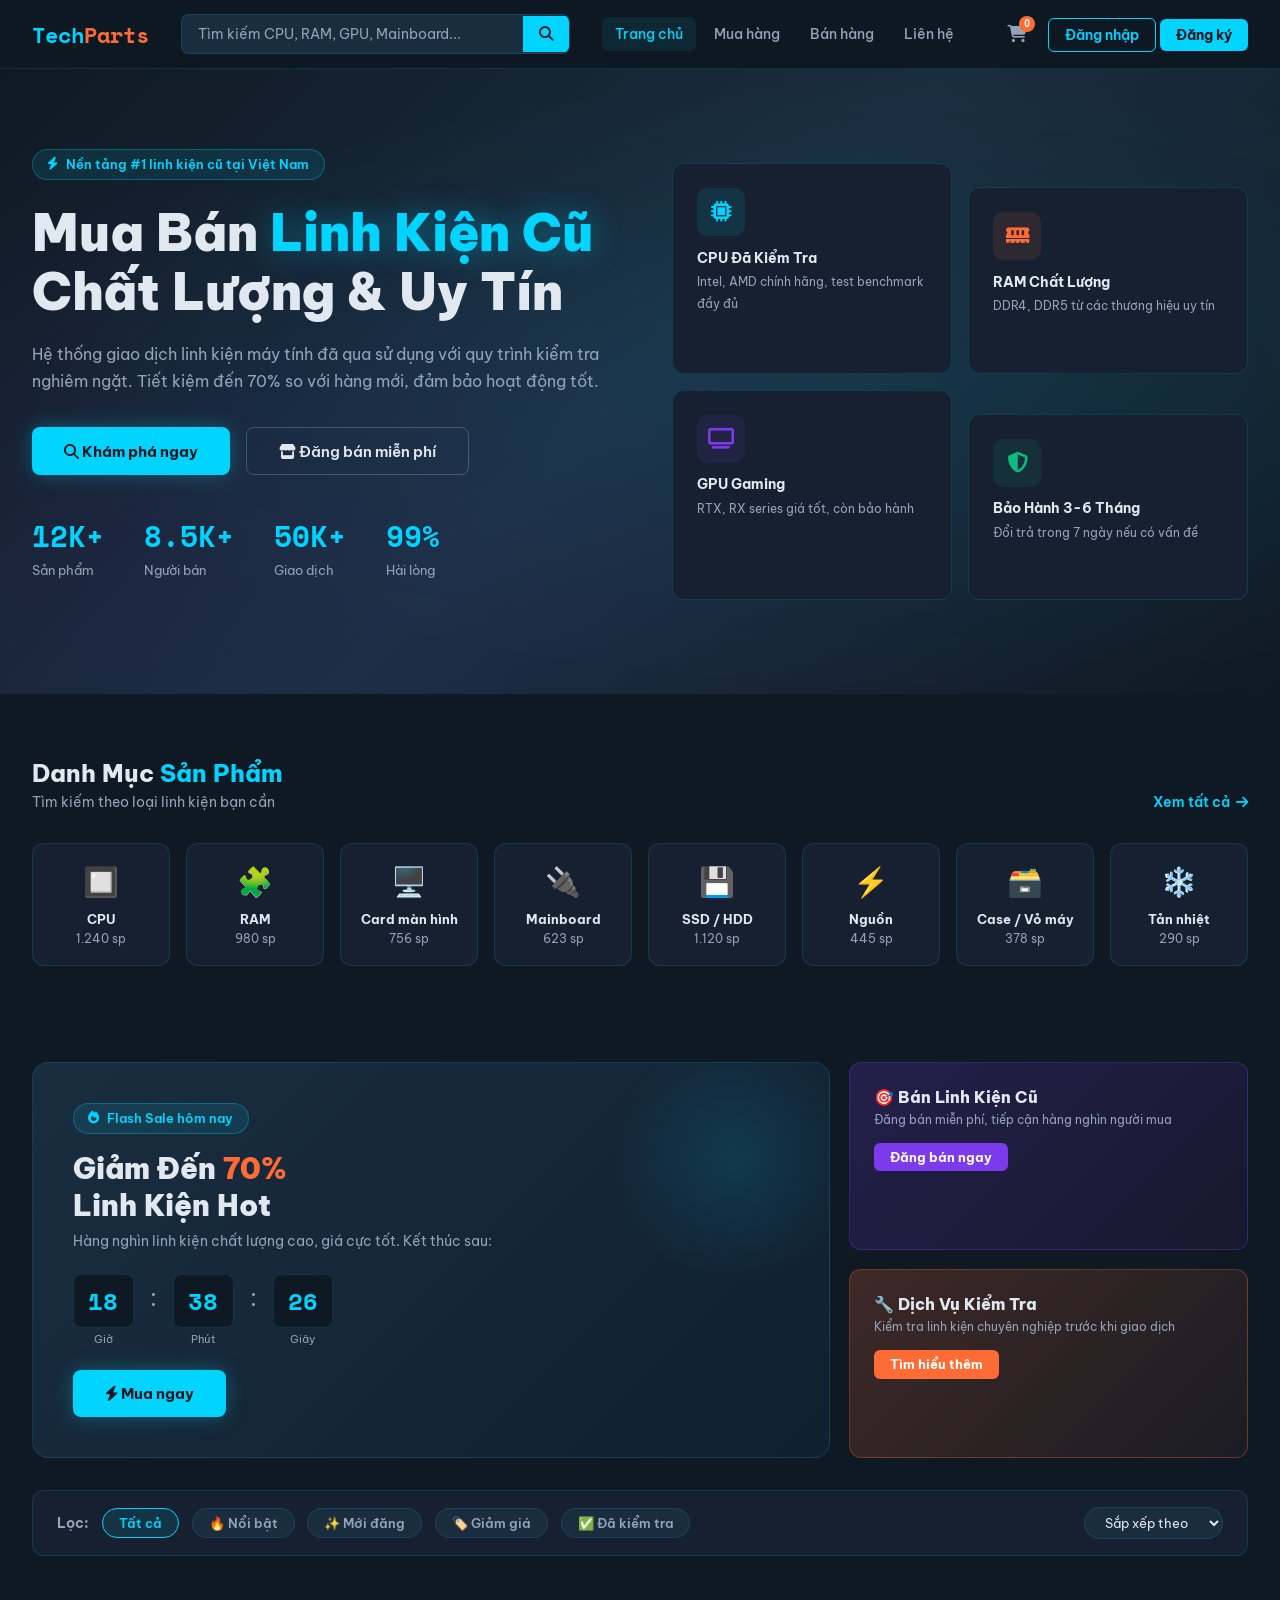
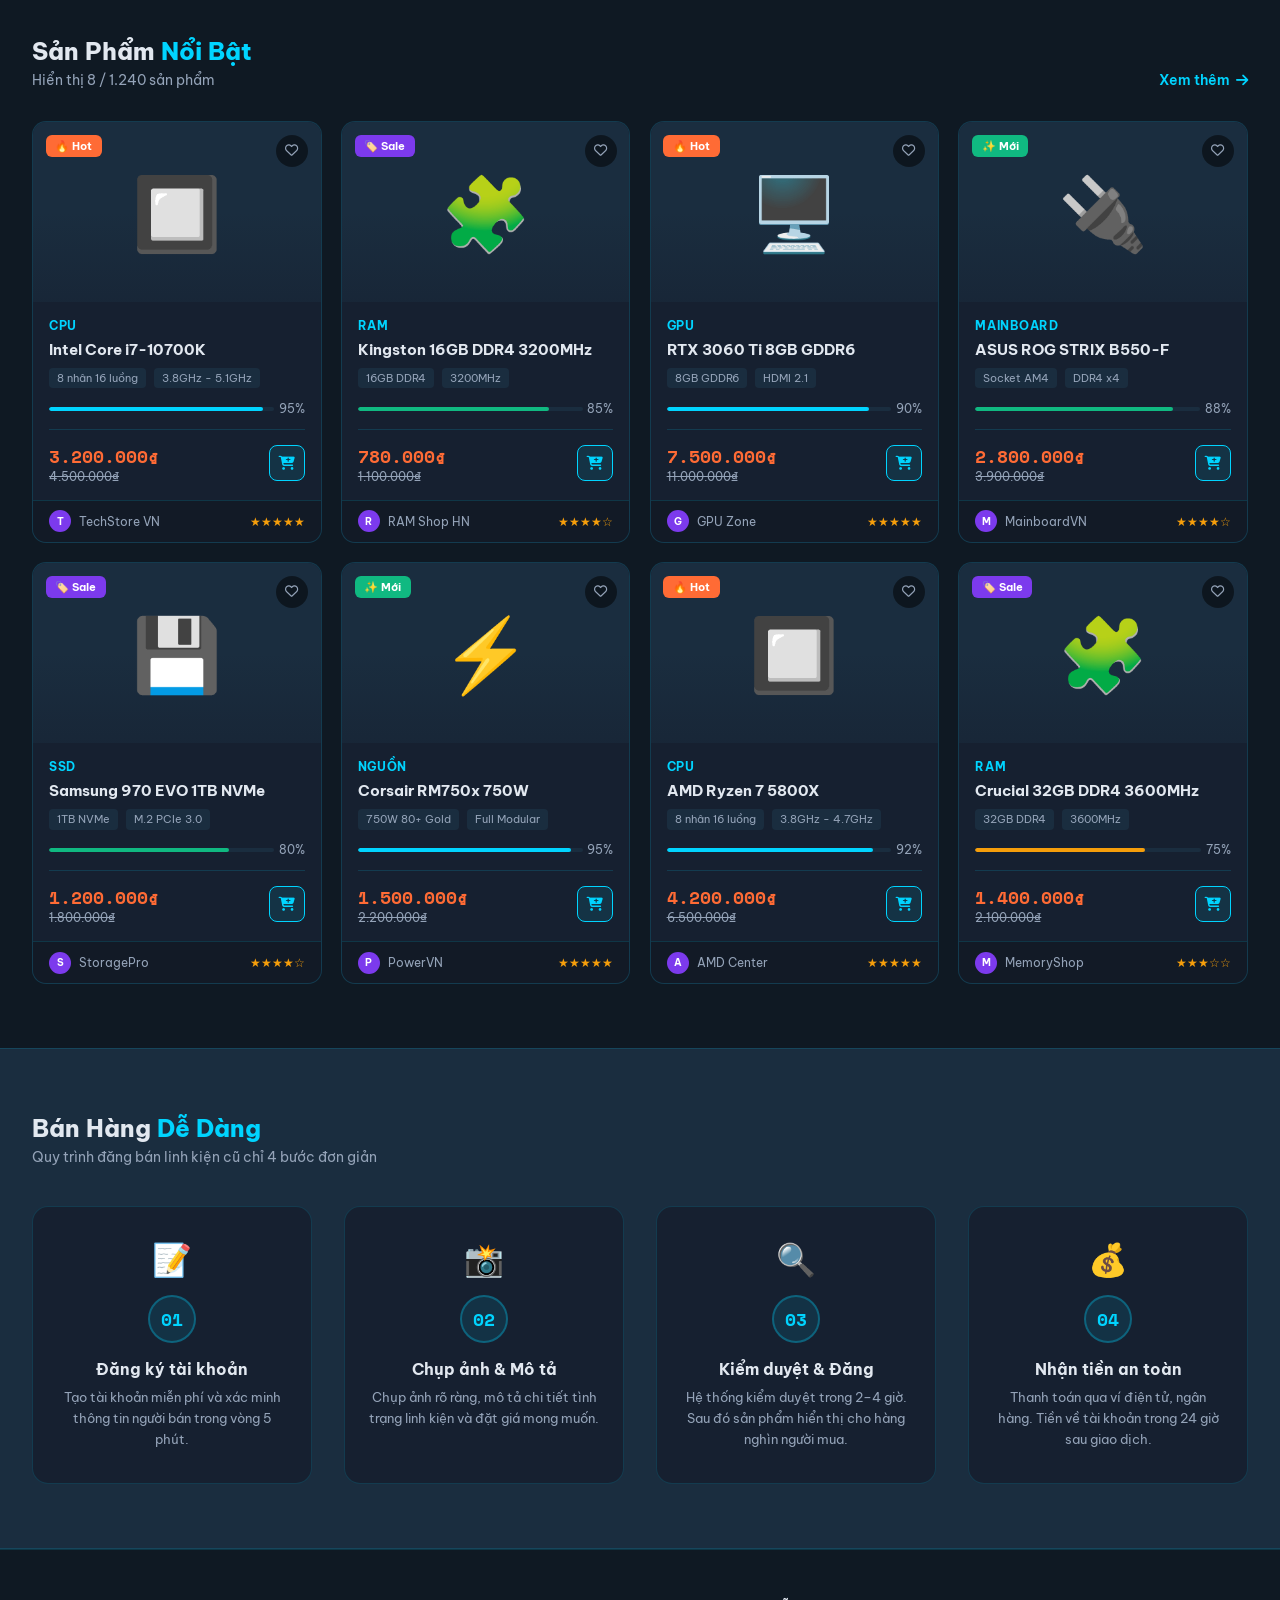
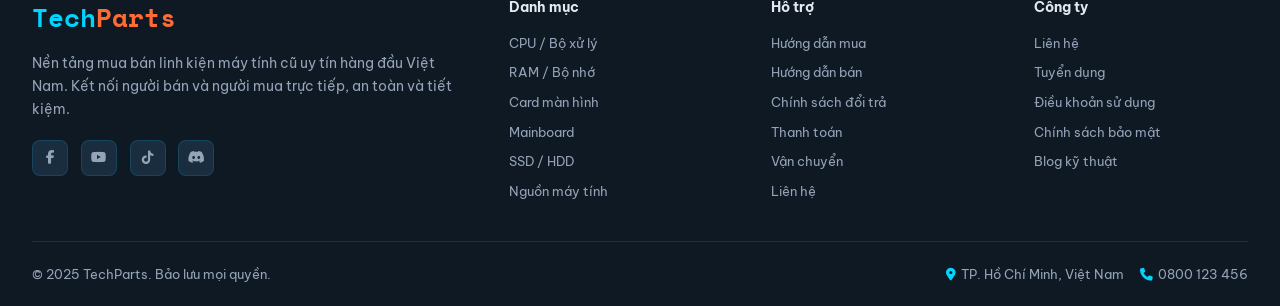
<file: index.html>
<!DOCTYPE html>
<html lang="vi">
<head>
  <meta charset="UTF-8">
  <meta name="viewport" content="width=device-width, initial-scale=1.0">
  <title>TechParts - Mua Bán Linh Kiện Cũ</title>

  <!-- Google Fonts -->
  <link href="https://fonts.googleapis.com/css2?family=Be+Vietnam+Pro:wght@300;400;500;600;700;800;900&family=Space+Mono:wght@400;700&display=swap" rel="stylesheet">
  <!-- Font Awesome -->
  <link rel="stylesheet" href="https://cdnjs.cloudflare.com/ajax/libs/font-awesome/6.4.0/css/all.min.css">
  <!-- Custom CSS -->
  <link rel="stylesheet" href="style.css">
</head>
<body>

<!-- LOADING BAR -->
<div class="loading-bar" id="loadingBar"></div>

<!-- TOAST NOTIFICATION -->
<div class="toast" id="toast">
  <i class="fas fa-check-circle toast-icon"></i>
  <span class="toast-text" id="toastText">Đã thêm vào giỏ hàng!</span>
</div>

<!-- ========================
     MODAL - PRODUCT DETAIL
======================== -->
<div class="modal-overlay" id="modalOverlay" onclick="closeModal(event)">
  <div class="modal" id="productModal" style="position:relative;">
    <button class="modal-close" onclick="closeModal()"><i class="fas fa-times"></i></button>
    <div class="modal-grid">
      <div class="modal-img" id="modalImg">💻</div>
      <div class="modal-content">
        <div class="product-category" id="modalCat">CPU</div>
        <h2 id="modalName">Tên sản phẩm</h2>
        <div style="display:flex; align-items:center; gap:0.5rem; margin-top:0.3rem;">
          <span style="color:var(--warning); font-size:0.85rem;">★★★★☆</span>
          <span style="font-size:0.78rem; color:var(--text-muted);">(24 đánh giá)</span>
        </div>
        <div class="modal-price" id="modalPrice">0₫</div>
        <div class="modal-specs" id="modalSpecs"></div>
        <p style="font-size:0.85rem; color:var(--text-muted); line-height:1.7;" id="modalDesc"></p>
        <div class="modal-actions">
          <button class="btn-buy" onclick="buyNow()"><i class="fas fa-bolt"></i> Mua ngay</button>
          <button class="btn-cart-lg" onclick="addToCartModal()"><i class="fas fa-shopping-cart"></i> Thêm giỏ</button>
        </div>
        <div style="display:flex; gap:1.5rem; margin-top:1rem; font-size:0.78rem; color:var(--text-muted);">
          <span><i class="fas fa-shield-alt" style="color:var(--success); margin-right:0.3rem;"></i>Kiểm tra kỹ</span>
          <span><i class="fas fa-undo"       style="color:var(--accent);  margin-right:0.3rem;"></i>Đổi trong 7 ngày</span>
          <span><i class="fas fa-truck"      style="color:var(--accent2); margin-right:0.3rem;"></i>Giao toàn quốc</span>
        </div>
      </div>
    </div>
  </div>
</div>

<!-- ========================
     HEADER
======================== -->
<header>
  <div class="header-inner">
    <a href="#" class="logo">Tech<span>Parts</span></a>

    <div class="search-bar">
      <input type="text" placeholder="Tìm kiếm CPU, RAM, GPU, Mainboard..." id="searchInput">
      <button onclick="handleSearch()"><i class="fas fa-search"></i></button>
    </div>

    <nav>
      <a href="#" class="active">Trang chủ</a>
      <a href="shop.html">Mua hàng</a>
      <a href="sell.html">Bán hàng</a>
      <a href="lien-he.html">Liên hệ</a>
    </nav>

    <div class="header-actions">
      <button class="cart-btn" onclick="showCart()">
        <i class="fas fa-shopping-cart"></i>
        <span class="cart-badge" id="cartBadge">0</span>
      </button>
      <div id="authButtons">
        <a href="login.html" class="btn-outline">Đăng nhập</a>
        <a href="login.html?tab=register" class="btn-primary">Đăng ký</a>
      </div>
      <div id="userMenu" style="display:none; align-items:center; gap:0.8rem;">
        <div style="display:flex; align-items:center; gap:0.5rem; padding:0.4rem 0.9rem; background:rgba(0,212,255,0.08); border:1px solid var(--border); border-radius:8px;">
          <div style="width:28px; height:28px; border-radius:50%; background:var(--accent3); display:flex; align-items:center; justify-content:center; font-size:0.75rem; font-weight:700; color:white;" id="userAvatar">U</div>
          <span style="font-size:0.88rem; font-weight:600;" id="userName">User</span>
        </div>
        <button onclick="logout()" style="padding:0.45rem 1rem; border:1px solid rgba(239,68,68,0.5); border-radius:6px; background:none; color:#ef4444; font-family:inherit; font-size:0.85rem; font-weight:600; cursor:pointer; transition:all 0.2s;" onmouseover="this.style.background='rgba(239,68,68,0.1)'" onmouseout="this.style.background='none'">
          <i class="fas fa-sign-out-alt"></i> Đăng xuất
        </button>
      </div>
    </div>
  </div>
</header>

<!-- ========================
     HERO
======================== -->
<section class="hero">
  <div class="hero-grid">
    <div>
      <div class="hero-badge"><i class="fas fa-bolt"></i> Nền tảng #1 linh kiện cũ tại Việt Nam</div>
      <h1>Mua Bán <span class="highlight">Linh Kiện Cũ</span> Chất Lượng &amp; Uy Tín</h1>
      <p>Hệ thống giao dịch linh kiện máy tính đã qua sử dụng với quy trình kiểm tra nghiêm ngặt. Tiết kiệm đến 70% so với hàng mới, đảm bảo hoạt động tốt.</p>
      <div class="hero-ctas">
        <button class="btn-hero-primary" onclick="scrollToProducts()"><i class="fas fa-search"></i> Khám phá ngay</button>
        <button class="btn-hero-secondary"><i class="fas fa-store"></i> Đăng bán miễn phí</button>
      </div>
      <div class="hero-stats">
        <div class="stat-item"><h3>12K+</h3><p>Sản phẩm</p></div>
        <div class="stat-item"><h3>8.5K+</h3><p>Người bán</p></div>
        <div class="stat-item"><h3>50K+</h3><p>Giao dịch</p></div>
        <div class="stat-item"><h3>99%</h3><p>Hài lòng</p></div>
      </div>
    </div>

    <div class="hero-visual">
      <div class="hero-card">
        <div class="hcard-icon blue"><i class="fas fa-microchip"></i></div>
        <h4>CPU Đã Kiểm Tra</h4>
        <p>Intel, AMD chính hãng, test benchmark đầy đủ</p>
      </div>
      <div class="hero-card">
        <div class="hcard-icon orange"><i class="fas fa-memory"></i></div>
        <h4>RAM Chất Lượng</h4>
        <p>DDR4, DDR5 từ các thương hiệu uy tín</p>
      </div>
      <div class="hero-card">
        <div class="hcard-icon purple"><i class="fas fa-tv"></i></div>
        <h4>GPU Gaming</h4>
        <p>RTX, RX series giá tốt, còn bảo hành</p>
      </div>
      <div class="hero-card">
        <div class="hcard-icon green"><i class="fas fa-shield-alt"></i></div>
        <h4>Bảo Hành 3-6 Tháng</h4>
        <p>Đổi trả trong 7 ngày nếu có vấn đề</p>
      </div>
    </div>
  </div>
</section>

<!-- ========================
     CATEGORIES
======================== -->
<section class="section">
  <div class="section-inner">
    <div class="section-header">
      <div>
        <div class="section-title">Danh Mục <span>Sản Phẩm</span></div>
        <div class="section-sub">Tìm kiếm theo loại linh kiện bạn cần</div>
      </div>
      <a href="#" class="view-all">Xem tất cả <i class="fas fa-arrow-right"></i></a>
    </div>
    <div class="categories-grid">
      <a href="#" class="cat-card" onclick="filterCategory('CPU')">
        <span class="cat-icon">🔲</span><h4>CPU</h4><p>1.240 sp</p>
      </a>
      <a href="#" class="cat-card" onclick="filterCategory('RAM')">
        <span class="cat-icon">🧩</span><h4>RAM</h4><p>980 sp</p>
      </a>
      <a href="#" class="cat-card" onclick="filterCategory('GPU')">
        <span class="cat-icon">🖥️</span><h4>Card màn hình</h4><p>756 sp</p>
      </a>
      <a href="#" class="cat-card" onclick="filterCategory('Mainboard')">
        <span class="cat-icon">🔌</span><h4>Mainboard</h4><p>623 sp</p>
      </a>
      <a href="#" class="cat-card" onclick="filterCategory('SSD')">
        <span class="cat-icon">💾</span><h4>SSD / HDD</h4><p>1.120 sp</p>
      </a>
      <a href="#" class="cat-card" onclick="filterCategory('Nguồn')">
        <span class="cat-icon">⚡</span><h4>Nguồn</h4><p>445 sp</p>
      </a>
      <a href="#" class="cat-card" onclick="filterCategory('Case')">
        <span class="cat-icon">🗃️</span><h4>Case / Vỏ máy</h4><p>378 sp</p>
      </a>
      <a href="#" class="cat-card" onclick="filterCategory('Tản nhiệt')">
        <span class="cat-icon">❄️</span><h4>Tản nhiệt</h4><p>290 sp</p>
      </a>
    </div>
  </div>
</section>

<!-- ========================
     BANNER + FLASH SALE
======================== -->
<div class="banner-section">
  <div class="banner-grid">
    <div class="banner-main">
      <div class="hero-badge" style="margin-bottom:1rem;"><i class="fas fa-fire"></i> Flash Sale hôm nay</div>
      <h2>Giảm Đến <span>70%</span><br>Linh Kiện Hot</h2>
      <p>Hàng nghìn linh kiện chất lượng cao, giá cực tốt. Kết thúc sau:</p>
      <div class="countdown">
        <div class="cd-item"><span class="cd-num" id="cdHour">00</span><span class="cd-label">Giờ</span></div>
        <div class="cd-item" style="padding-top:0.5rem; font-size:1.5rem; color:var(--text-muted);">:</div>
        <div class="cd-item"><span class="cd-num" id="cdMin">00</span><span class="cd-label">Phút</span></div>
        <div class="cd-item" style="padding-top:0.5rem; font-size:1.5rem; color:var(--text-muted);">:</div>
        <div class="cd-item"><span class="cd-num" id="cdSec">00</span><span class="cd-label">Giây</span></div>
      </div>
      <button class="btn-hero-primary" onclick="scrollToProducts()"><i class="fas fa-bolt"></i> Mua ngay</button>
    </div>
    <div class="banner-side">
      <div class="banner-small purple">
        <h3>🎯 Bán Linh Kiện Cũ</h3>
        <p>Đăng bán miễn phí, tiếp cận hàng nghìn người mua</p>
        <button class="btn-sm purple">Đăng bán ngay</button>
      </div>
      <div class="banner-small orange">
        <h3>🔧 Dịch Vụ Kiểm Tra</h3>
        <p>Kiểm tra linh kiện chuyên nghiệp trước khi giao dịch</p>
        <button class="btn-sm orange">Tìm hiểu thêm</button>
      </div>
    </div>
  </div>
</div>

<!-- ========================
     FILTER BAR
======================== -->
<div class="filter-section">
  <div class="filter-inner">
    <div class="filter-bar">
      <span class="filter-label">Lọc:</span>
      <span class="filter-chip active" onclick="setFilter(this, 'all')">Tất cả</span>
      <span class="filter-chip" onclick="setFilter(this, 'hot')">🔥 Nổi bật</span>
      <span class="filter-chip" onclick="setFilter(this, 'new')">✨ Mới đăng</span>
      <span class="filter-chip" onclick="setFilter(this, 'sale')">🏷️ Giảm giá</span>
      <span class="filter-chip" onclick="setFilter(this, 'verified')">✅ Đã kiểm tra</span>
      <select class="filter-select" onchange="sortProducts(this.value)">
        <option value="">Sắp xếp theo</option>
        <option value="price-asc">Giá tăng dần</option>
        <option value="price-desc">Giá giảm dần</option>
        <option value="newest">Mới nhất</option>
        <option value="popular">Phổ biến nhất</option>
      </select>
    </div>
  </div>
</div>

<!-- ========================
     PRODUCTS GRID
======================== -->
<section class="section" id="productsSection">
  <div class="section-inner">
    <div class="section-header">
      <div>
        <div class="section-title">Sản Phẩm <span>Nổi Bật</span></div>
        <div class="section-sub" id="productCount">Hiển thị 8 / 1.240 sản phẩm</div>
      </div>
      <a href="#" class="view-all">Xem thêm <i class="fas fa-arrow-right"></i></a>
    </div>
    <div class="products-grid" id="productsGrid"></div>
  </div>
</section>

<!-- ========================
     HOW TO SELL
======================== -->
<section class="seller-section">
  <div class="section-inner">
    <div class="section-header" style="margin-bottom:2.5rem;">
      <div>
        <div class="section-title">Bán Hàng <span>Dễ Dàng</span></div>
        <div class="section-sub">Quy trình đăng bán linh kiện cũ chỉ 4 bước đơn giản</div>
      </div>
    </div>
    <div class="seller-steps">
      <div class="step-card">
        <div class="step-icon">📝</div>
        <div class="step-num">01</div>
        <h4>Đăng ký tài khoản</h4>
        <p>Tạo tài khoản miễn phí và xác minh thông tin người bán trong vòng 5 phút.</p>
      </div>
      <div class="step-card">
        <div class="step-icon">📸</div>
        <div class="step-num">02</div>
        <h4>Chụp ảnh &amp; Mô tả</h4>
        <p>Chụp ảnh rõ ràng, mô tả chi tiết tình trạng linh kiện và đặt giá mong muốn.</p>
      </div>
      <div class="step-card">
        <div class="step-icon">🔍</div>
        <div class="step-num">03</div>
        <h4>Kiểm duyệt &amp; Đăng</h4>
        <p>Hệ thống kiểm duyệt trong 2–4 giờ. Sau đó sản phẩm hiển thị cho hàng nghìn người mua.</p>
      </div>
      <div class="step-card">
        <div class="step-icon">💰</div>
        <div class="step-num">04</div>
        <h4>Nhận tiền an toàn</h4>
        <p>Thanh toán qua ví điện tử, ngân hàng. Tiền về tài khoản trong 24 giờ sau giao dịch.</p>
      </div>
    </div>
  </div>
</section>

<!-- ========================
     FOOTER
======================== -->
<footer>
  <div class="footer-grid">
    <div class="footer-brand">
      <a class="logo">Tech<span>Parts</span></a>
      <p>Nền tảng mua bán linh kiện máy tính cũ uy tín hàng đầu Việt Nam. Kết nối người bán và người mua trực tiếp, an toàn và tiết kiệm.</p>
      <div class="social-links">
        <a href="#" class="social-link"><i class="fab fa-facebook-f"></i></a>
        <a href="#" class="social-link"><i class="fab fa-youtube"></i></a>
        <a href="#" class="social-link"><i class="fab fa-tiktok"></i></a>
        <a href="#" class="social-link"><i class="fab fa-discord"></i></a>
      </div>
    </div>
    <div class="footer-col">
      <h5>Danh mục</h5>
      <ul>
        <li><a href="#">CPU / Bộ xử lý</a></li>
        <li><a href="#">RAM / Bộ nhớ</a></li>
        <li><a href="#">Card màn hình</a></li>
        <li><a href="#">Mainboard</a></li>
        <li><a href="#">SSD / HDD</a></li>
        <li><a href="#">Nguồn máy tính</a></li>
      </ul>
    </div>
    <div class="footer-col">
      <h5>Hỗ trợ</h5>
      <ul>
        <li><a href="#">Hướng dẫn mua</a></li>
        <li><a href="#">Hướng dẫn bán</a></li>
        <li><a href="#">Chính sách đổi trả</a></li>
        <li><a href="#">Thanh toán</a></li>
        <li><a href="#">Vận chuyển</a></li>
        <li><a href="#">Liên hệ</a></li>
      </ul>
    </div>
    <div class="footer-col">
      <h5>Công ty</h5>
      <ul>
        <li><a href="lien-he.html">Liên hệ</a></li>
        <li><a href="#">Tuyển dụng</a></li>
        <li><a href="#">Điều khoản sử dụng</a></li>
        <li><a href="#">Chính sách bảo mật</a></li>
        <li><a href="#">Blog kỹ thuật</a></li>
      </ul>
    </div>
  </div>
  <div class="footer-bottom">
    <span>© 2025 TechParts. Bảo lưu mọi quyền.</span>
    <div style="display:flex; align-items:center; gap:1rem;">
      <span><i class="fas fa-map-marker-alt" style="margin-right:0.3rem; color:var(--accent);"></i>TP. Hồ Chí Minh, Việt Nam</span>
      <span><i class="fas fa-phone" style="margin-right:0.3rem; color:var(--accent);"></i>0800 123 456</span>
    </div>
  </div>
</footer>

<!-- Custom JS (đặt cuối body để DOM load trước) -->
<script src="main.js"></script>

</body>
</html>
</file>
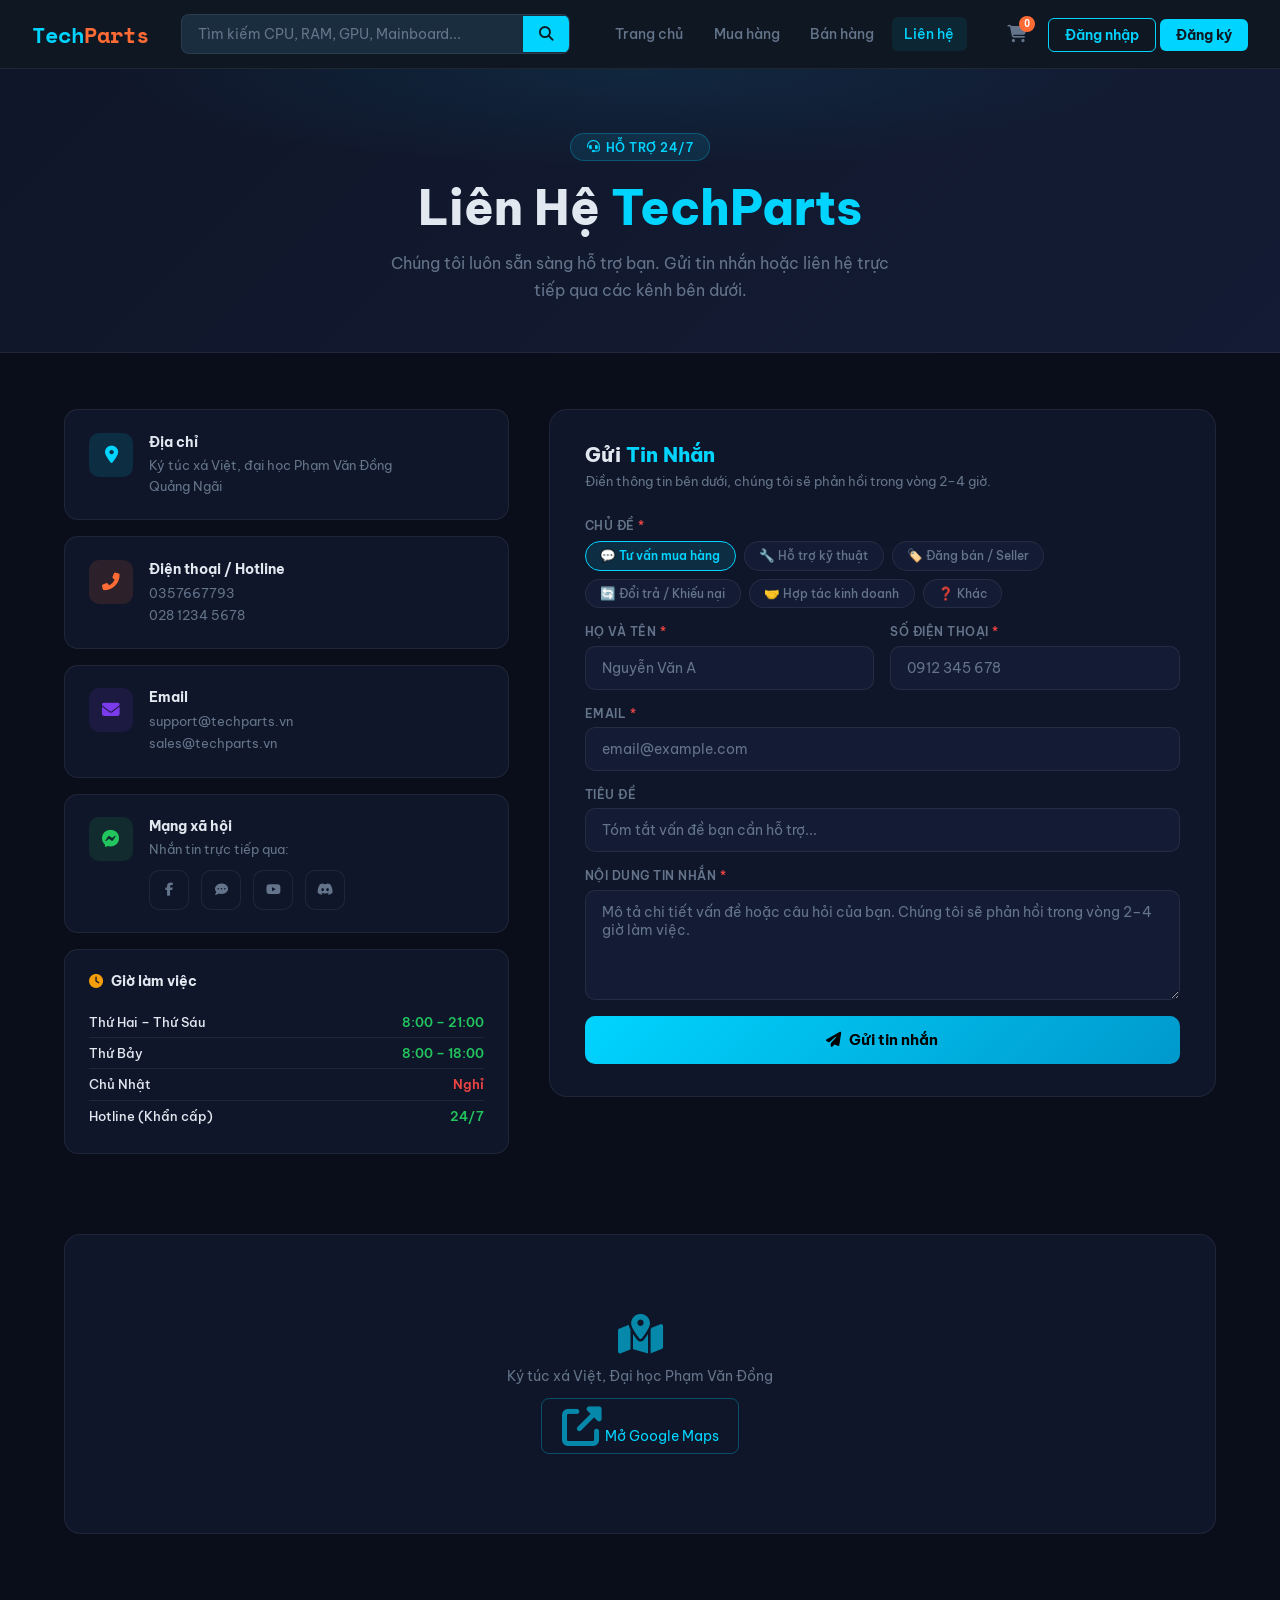
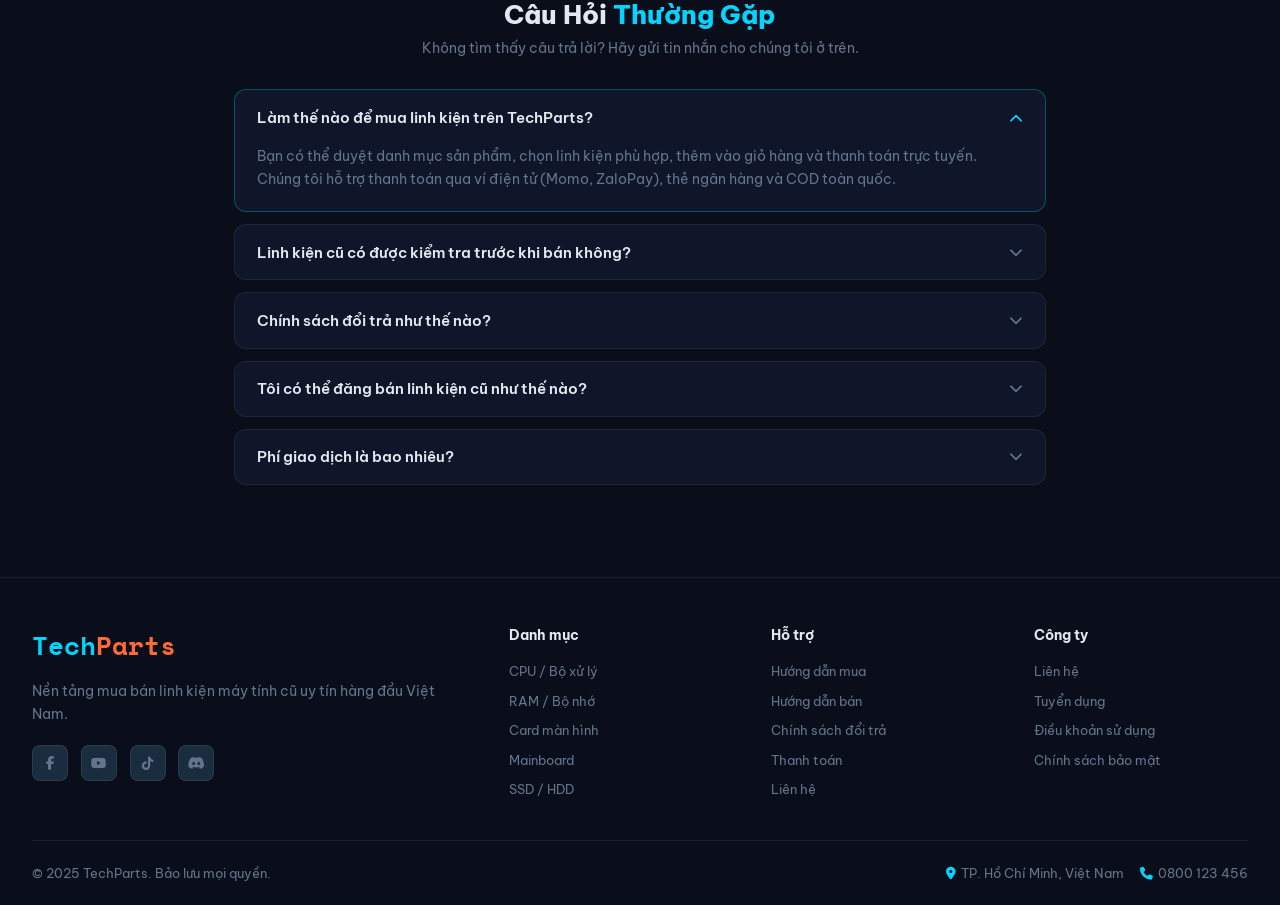
<file: lien-he.html>
<!DOCTYPE html>
<html lang="vi">
<head>
  <meta charset="UTF-8">
  <meta name="viewport" content="width=device-width, initial-scale=1.0">
  <title>Liên Hệ - TechParts</title>

  <!-- Google Fonts -->
  <link href="https://fonts.googleapis.com/css2?family=Be+Vietnam+Pro:wght@300;400;500;600;700;800;900&family=Space+Mono:wght@400;700&display=swap" rel="stylesheet">
  <!-- Font Awesome -->
  <link rel="stylesheet" href="https://cdnjs.cloudflare.com/ajax/libs/font-awesome/6.4.0/css/all.min.css">
  <!-- Style chung của TechParts -->
  <link rel="stylesheet" href="style.css">
  <!-- Style riêng trang Liên Hệ -->
  <link rel="stylesheet" href="lien-he.css">
</head>
<body>

<!-- ========================
     HEADER
======================== -->
<header>
  <div class="header-inner">
    <a href="index.html" class="logo">Tech<span>Parts</span></a>

    <div class="search-bar">
      <input type="text" placeholder="Tìm kiếm CPU, RAM, GPU, Mainboard..." id="searchInput">
      <button onclick="window.location.href='shop.html'"><i class="fas fa-search"></i></button>
    </div>

    <nav>
      <a href="index.html">Trang chủ</a>
      <a href="shop.html">Mua hàng</a>
      <a href="sell.html">Bán hàng</a>
      <a href="lien-he.html" class="active">Liên hệ</a>
    </nav>

    <div class="header-actions">
      <button class="cart-btn" onclick="window.location.href='index.html'">
        <i class="fas fa-shopping-cart"></i>
        <span class="cart-badge">0</span>
      </button>
      <div id="authButtons">
        <a href="login.html" class="btn-outline">Đăng nhập</a>
        <a href="login.html?tab=register" class="btn-primary">Đăng ký</a>
      </div>
    </div>
  </div>
</header>

<!-- ========================
     HERO
======================== -->
<div class="contact-hero">
  <div class="badge"><i class="fas fa-headset"></i> Hỗ trợ 24/7</div>
  <h1>Liên Hệ <span>TechParts</span></h1>
  <p>Chúng tôi luôn sẵn sàng hỗ trợ bạn. Gửi tin nhắn hoặc liên hệ trực tiếp qua các kênh bên dưới.</p>
</div>

<!-- ========================
     NỘI DUNG CHÍNH
======================== -->
<div class="contact-section">

  <!-- TRÁI: Thông tin liên hệ -->
  <div class="contact-info">

    <div class="info-card">
      <div class="info-icon blue"><i class="fas fa-map-marker-alt"></i></div>
      <div class="info-body">
        <h4>Địa chỉ</h4>
        <p>Ký túc xá Việt, đại học Phạm Văn Đồng<br>Quảng Ngãi</p>
      </div>
    </div>

    <div class="info-card">
      <div class="info-icon orange"><i class="fas fa-phone-alt"></i></div>
      <div class="info-body">
        <h4>Điện thoại / Hotline</h4>
        <a href="tel:0357667793">0357667793</a><br>
        <a href="tel:02812345678">028 1234 5678</a>
      </div>
    </div>

    <div class="info-card">
      <div class="info-icon purple"><i class="fas fa-envelope"></i></div>
      <div class="info-body">
        <h4>Email</h4>
        <a href="mailto:support@techparts.vn">support@techparts.vn</a><br>
        <a href="mailto:sales@techparts.vn">sales@techparts.vn</a>
      </div>
    </div>

    <div class="info-card">
      <div class="info-icon green"><i class="fab fa-facebook-messenger"></i></div>
      <div class="info-body">
        <h4>Mạng xã hội</h4>
        <p>Nhắn tin trực tiếp qua:</p>
        <div class="social-row" style="margin-top:0.6rem;">
          <a href="#" class="social-btn" title="Facebook"><i class="fab fa-facebook-f"></i></a>
          <a href="#" class="social-btn" title="Zalo"><i class="fas fa-comment-dots"></i></a>
          <a href="#" class="social-btn" title="YouTube"><i class="fab fa-youtube"></i></a>
          <a href="#" class="social-btn" title="Discord"><i class="fab fa-discord"></i></a>
        </div>
      </div>
    </div>

    <div class="hours-card">
      <h4><i class="fas fa-clock"></i> Giờ làm việc</h4>
      <div class="hours-row">
        <span class="day">Thứ Hai – Thứ Sáu</span>
        <span class="status-open">8:00 – 21:00</span>
      </div>
      <div class="hours-row">
        <span class="day">Thứ Bảy</span>
        <span class="status-open">8:00 – 18:00</span>
      </div>
      <div class="hours-row">
        <span class="day">Chủ Nhật</span>
        <span class="status-close">Nghỉ</span>
      </div>
      <div class="hours-row">
        <span class="day">Hotline (Khẩn cấp)</span>
        <span class="status-open">24/7</span>
      </div>
    </div>

  </div>

  <!-- PHẢI: Form liên hệ -->
  <div class="contact-form-wrap">

    <!-- Nội dung form -->
    <div id="formContent">
      <div class="form-title">Gửi <span>Tin Nhắn</span></div>
      <div class="form-subtitle">Điền thông tin bên dưới, chúng tôi sẽ phản hồi trong vòng 2–4 giờ.</div>

      <div class="topic-label">Chủ đề <span style="color:#ef4444;">*</span></div>
      <div class="topic-chips" id="topicChips">
        <span class="topic-chip active" onclick="selectTopic(this)">💬 Tư vấn mua hàng</span>
        <span class="topic-chip" onclick="selectTopic(this)">🔧 Hỗ trợ kỹ thuật</span>
        <span class="topic-chip" onclick="selectTopic(this)">🏷️ Đăng bán / Seller</span>
        <span class="topic-chip" onclick="selectTopic(this)">🔄 Đổi trả / Khiếu nại</span>
        <span class="topic-chip" onclick="selectTopic(this)">🤝 Hợp tác kinh doanh</span>
        <span class="topic-chip" onclick="selectTopic(this)">❓ Khác</span>
      </div>

      <div class="form-row">
        <div class="form-group">
          <label>Họ và tên <span>*</span></label>
          <input type="text" id="fullName" placeholder="Nguyễn Văn A">
        </div>
        <div class="form-group">
          <label>Số điện thoại <span>*</span></label>
          <input type="tel" id="phone" placeholder="0912 345 678">
        </div>
      </div>

      <div class="form-group">
        <label>Email <span>*</span></label>
        <input type="email" id="email" placeholder="email@example.com">
      </div>

      <div class="form-group">
        <label>Tiêu đề</label>
        <input type="text" id="subject" placeholder="Tóm tắt vấn đề bạn cần hỗ trợ...">
      </div>

      <div class="form-group">
        <label>Nội dung tin nhắn <span>*</span></label>
        <textarea id="message" placeholder="Mô tả chi tiết vấn đề hoặc câu hỏi của bạn. Chúng tôi sẽ phản hồi trong vòng 2–4 giờ làm việc."></textarea>
      </div>

      <button class="btn-submit" onclick="submitForm()">
        <i class="fas fa-paper-plane"></i> Gửi tin nhắn
      </button>
    </div>

    <!-- Trạng thái thành công -->
    <div class="form-success" id="formSuccess">
      <div class="success-icon"><i class="fas fa-check"></i></div>
      <h3>Đã gửi thành công! 🎉</h3>
      <p>Cảm ơn bạn đã liên hệ. Chúng tôi sẽ phản hồi trong vòng <strong>2–4 giờ</strong> làm việc.</p>
      <button class="btn-back" onclick="resetForm()"><i class="fas fa-arrow-left"></i> Gửi tin nhắn khác</button>
    </div>

  </div>
</div>

<!-- ========================
     BẢN ĐỒ
======================== -->
<div class="map-section">
  <div class="map-wrap">
    <i class="fas fa-map-marked-alt"></i>
    <span>Ký túc xá Việt, Đại học Phạm Văn Đồng</span>
    <a href="https://maps.google.com" target="_blank"><i class="fas fa-external-link-alt"></i> Mở Google Maps</a>
  </div>
</div>

<!-- ========================
     FAQ
======================== -->
<div class="faq-section">
  <h2>Câu Hỏi <span>Thường Gặp</span></h2>
  <p class="sub">Không tìm thấy câu trả lời? Hãy gửi tin nhắn cho chúng tôi ở trên.</p>

  <div class="faq-item open">
    <div class="faq-q" onclick="toggleFaq(this)">
      Làm thế nào để mua linh kiện trên TechParts?
      <i class="fas fa-chevron-down"></i>
    </div>
    <div class="faq-a">
      Bạn có thể duyệt danh mục sản phẩm, chọn linh kiện phù hợp, thêm vào giỏ hàng và thanh toán trực tuyến. Chúng tôi hỗ trợ thanh toán qua ví điện tử (Momo, ZaloPay), thẻ ngân hàng và COD toàn quốc.
    </div>
  </div>

  <div class="faq-item">
    <div class="faq-q" onclick="toggleFaq(this)">
      Linh kiện cũ có được kiểm tra trước khi bán không?
      <i class="fas fa-chevron-down"></i>
    </div>
    <div class="faq-a">
      Tất cả sản phẩm được đăng bán qua hệ thống kiểm duyệt của TechParts. Các sản phẩm có badge "Đã kiểm tra" được đội ngũ kỹ thuật test benchmark và xác nhận tình trạng hoạt động tốt trước khi lên sàn.
    </div>
  </div>

  <div class="faq-item">
    <div class="faq-q" onclick="toggleFaq(this)">
      Chính sách đổi trả như thế nào?
      <i class="fas fa-chevron-down"></i>
    </div>
    <div class="faq-a">
      Chúng tôi hỗ trợ đổi trả trong vòng 7 ngày kể từ ngày nhận hàng nếu sản phẩm không đúng mô tả hoặc có lỗi kỹ thuật. Vui lòng liên hệ hotline hoặc gửi form bên trên để được hỗ trợ nhanh nhất.
    </div>
  </div>

  <div class="faq-item">
    <div class="faq-q" onclick="toggleFaq(this)">
      Tôi có thể đăng bán linh kiện cũ như thế nào?
      <i class="fas fa-chevron-down"></i>
    </div>
    <div class="faq-a">
      Đăng ký tài khoản người bán miễn phí, sau đó vào mục "Bán hàng" để tạo bài đăng. Chụp ảnh rõ ràng, mô tả chi tiết tình trạng và đặt giá. Bài đăng sẽ được duyệt trong 2–4 giờ và hiển thị cho hàng nghìn người mua.
    </div>
  </div>

  <div class="faq-item">
    <div class="faq-q" onclick="toggleFaq(this)">
      Phí giao dịch là bao nhiêu?
      <i class="fas fa-chevron-down"></i>
    </div>
    <div class="faq-a">
      Đăng bán hoàn toàn miễn phí. TechParts chỉ thu phí dịch vụ 3% trên mỗi giao dịch thành công. Không có phí ẩn hay chi phí phát sinh khác.
    </div>
  </div>

</div>

<!-- ========================
     FOOTER
======================== -->
<footer>
  <div class="footer-grid">
    <div class="footer-brand">
      <a class="logo" href="index.html">Tech<span>Parts</span></a>
      <p>Nền tảng mua bán linh kiện máy tính cũ uy tín hàng đầu Việt Nam.</p>
      <div class="social-links">
        <a href="#" class="social-link"><i class="fab fa-facebook-f"></i></a>
        <a href="#" class="social-link"><i class="fab fa-youtube"></i></a>
        <a href="#" class="social-link"><i class="fab fa-tiktok"></i></a>
        <a href="#" class="social-link"><i class="fab fa-discord"></i></a>
      </div>
    </div>
    <div class="footer-col">
      <h5>Danh mục</h5>
      <ul>
        <li><a href="#">CPU / Bộ xử lý</a></li>
        <li><a href="#">RAM / Bộ nhớ</a></li>
        <li><a href="#">Card màn hình</a></li>
        <li><a href="#">Mainboard</a></li>
        <li><a href="#">SSD / HDD</a></li>
      </ul>
    </div>
    <div class="footer-col">
      <h5>Hỗ trợ</h5>
      <ul>
        <li><a href="#">Hướng dẫn mua</a></li>
        <li><a href="#">Hướng dẫn bán</a></li>
        <li><a href="#">Chính sách đổi trả</a></li>
        <li><a href="#">Thanh toán</a></li>
        <li><a href="lien-he.html">Liên hệ</a></li>
      </ul>
    </div>
    <div class="footer-col">
      <h5>Công ty</h5>
      <ul>
        <li><a href="lien-he.html">Liên hệ</a></li>
        <li><a href="#">Tuyển dụng</a></li>
        <li><a href="#">Điều khoản sử dụng</a></li>
        <li><a href="#">Chính sách bảo mật</a></li>
      </ul>
    </div>
  </div>
  <div class="footer-bottom">
    <span>© 2025 TechParts. Bảo lưu mọi quyền.</span>
    <div style="display:flex; align-items:center; gap:1rem;">
      <span><i class="fas fa-map-marker-alt" style="margin-right:0.3rem; color:var(--accent);"></i>TP. Hồ Chí Minh, Việt Nam</span>
      <span><i class="fas fa-phone" style="margin-right:0.3rem; color:var(--accent);"></i>0800 123 456</span>
    </div>
  </div>
</footer>

<!-- JS riêng trang Liên Hệ (đặt cuối body) -->
<script src="lien-he.js"></script>

</body>
</html>
</file>
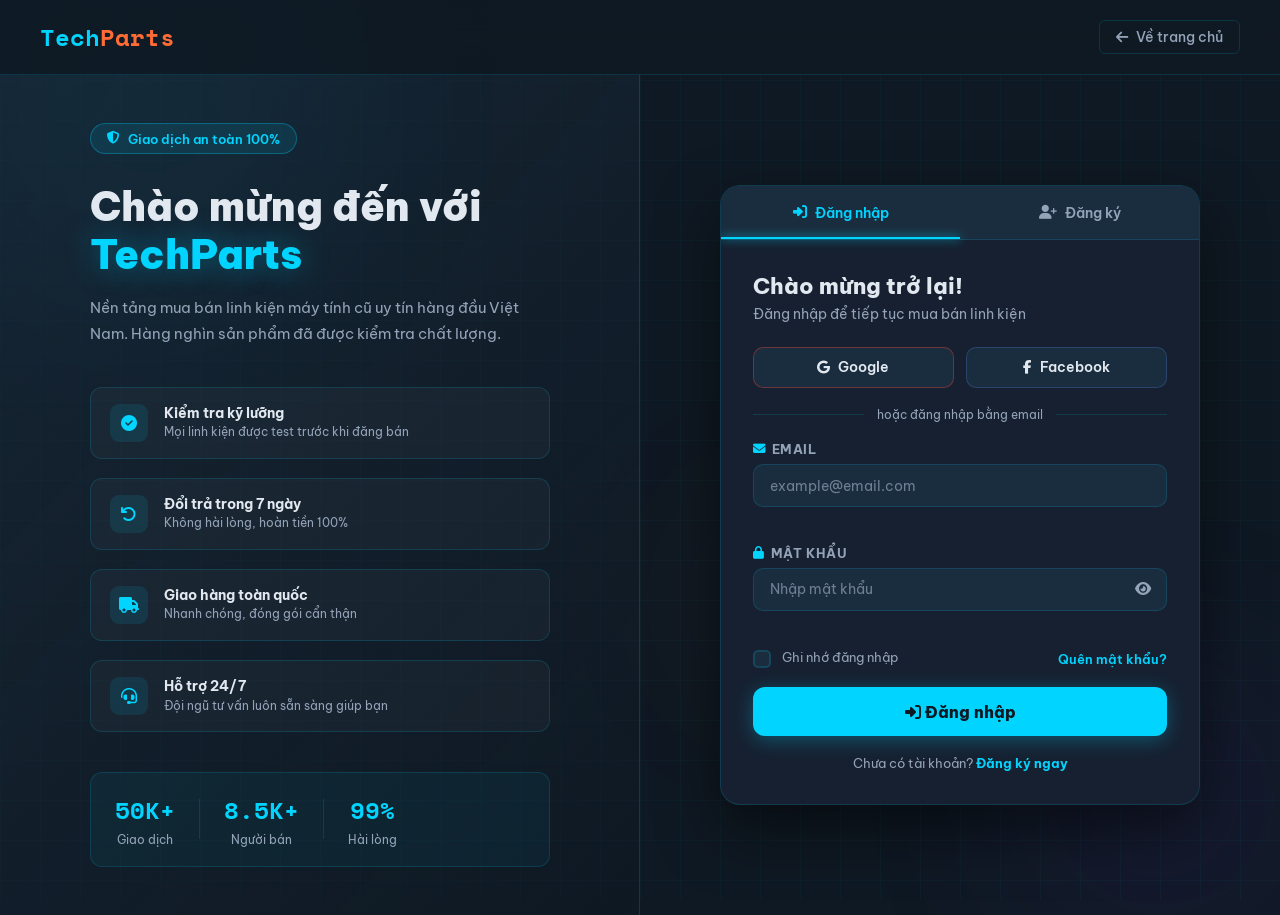
<file: login.html>
<!DOCTYPE html>
<html lang="vi">
<head>
  <meta charset="UTF-8">
  <meta name="viewport" content="width=device-width, initial-scale=1.0">
  <title>TechParts - Đăng nhập / Đăng ký</title>

  <!-- Google Fonts -->
  <link href="https://fonts.googleapis.com/css2?family=Be+Vietnam+Pro:wght@300;400;500;600;700;800;900&family=Space+Mono:wght@400;700&display=swap" rel="stylesheet">
  <!-- Font Awesome -->
  <link rel="stylesheet" href="https://cdnjs.cloudflare.com/ajax/libs/font-awesome/6.4.0/css/all.min.css">
  <!-- Auth CSS -->
  <link rel="stylesheet" href="login.css">
</head>
<body>

  <!-- BACKGROUND PARTICLES -->
  <div class="bg-layer">
    <div class="bg-orb orb-1"></div>
    <div class="bg-orb orb-2"></div>
    <div class="bg-orb orb-3"></div>
    <div class="grid-overlay"></div>
  </div>

  <!-- HEADER -->
  <header class="auth-header">
    <a href="index.html" class="logo">Tech<span>Parts</span></a>
    <a href="index.html" class="back-link"><i class="fas fa-arrow-left"></i> Về trang chủ</a>
  </header>

  <!-- MAIN WRAPPER -->
  <main class="auth-main">

    <!-- LEFT PANEL: branding / info -->
    <div class="auth-left">
      <div class="auth-left-content">
        <div class="brand-badge"><i class="fas fa-shield-alt"></i> Giao dịch an toàn 100%</div>
        <h1>Chào mừng đến với <span>TechParts</span></h1>
        <p>Nền tảng mua bán linh kiện máy tính cũ uy tín hàng đầu Việt Nam. Hàng nghìn sản phẩm đã được kiểm tra chất lượng.</p>

        <div class="feature-list">
          <div class="feature-item">
            <div class="feat-icon"><i class="fas fa-check-circle"></i></div>
            <div>
              <h4>Kiểm tra kỹ lưỡng</h4>
              <p>Mọi linh kiện được test trước khi đăng bán</p>
            </div>
          </div>
          <div class="feature-item">
            <div class="feat-icon"><i class="fas fa-undo"></i></div>
            <div>
              <h4>Đổi trả trong 7 ngày</h4>
              <p>Không hài lòng, hoàn tiền 100%</p>
            </div>
          </div>
          <div class="feature-item">
            <div class="feat-icon"><i class="fas fa-truck"></i></div>
            <div>
              <h4>Giao hàng toàn quốc</h4>
              <p>Nhanh chóng, đóng gói cẩn thận</p>
            </div>
          </div>
          <div class="feature-item">
            <div class="feat-icon"><i class="fas fa-headset"></i></div>
            <div>
              <h4>Hỗ trợ 24/7</h4>
              <p>Đội ngũ tư vấn luôn sẵn sàng giúp bạn</p>
            </div>
          </div>
        </div>

        <div class="trust-stats">
          <div class="trust-stat">
            <span class="ts-num">50K+</span>
            <span class="ts-label">Giao dịch</span>
          </div>
          <div class="ts-divider"></div>
          <div class="trust-stat">
            <span class="ts-num">8.5K+</span>
            <span class="ts-label">Người bán</span>
          </div>
          <div class="ts-divider"></div>
          <div class="trust-stat">
            <span class="ts-num">99%</span>
            <span class="ts-label">Hài lòng</span>
          </div>
        </div>
      </div>
    </div>

    <!-- RIGHT PANEL: forms -->
    <div class="auth-right">
      <div class="auth-card">

        <!-- TAB SWITCHER -->
        <div class="auth-tabs">
          <button class="auth-tab active" id="tabLogin" onclick="switchTab('login')">
            <i class="fas fa-sign-in-alt"></i> Đăng nhập
          </button>
          <button class="auth-tab" id="tabRegister" onclick="switchTab('register')">
            <i class="fas fa-user-plus"></i> Đăng ký
          </button>
          <div class="tab-indicator" id="tabIndicator"></div>
        </div>

        <!-- ========================
             LOGIN FORM
        ======================== -->
        <div class="auth-form" id="formLogin">
          <div class="form-header">
            <h2>Chào mừng trở lại!</h2>
            <p>Đăng nhập để tiếp tục mua bán linh kiện</p>
          </div>

          <!-- Social login -->
          <div class="social-login">
            <button class="social-btn google" onclick="socialLogin('Google')">
              <i class="fab fa-google"></i> Google
            </button>
            <button class="social-btn facebook" onclick="socialLogin('Facebook')">
              <i class="fab fa-facebook-f"></i> Facebook
            </button>
          </div>

          <!-- Banner hiện sau khi đăng ký thành công -->
          <div id="registerSuccessHint" style="display:none; align-items:center; gap:0.7rem; padding:0.8rem 1rem; background:rgba(16,185,129,0.1); border:1px solid rgba(16,185,129,0.3); border-radius:10px; margin-bottom:1rem; font-size:0.83rem; color:#10b981;">
            <i class="fas fa-check-circle"></i>
            <span>Đăng ký thành công! Email đã điền sẵn — nhập mật khẩu để đăng nhập.</span>
          </div>

          <div class="divider"><span>hoặc đăng nhập bằng email</span></div>

          <div class="form-group" id="lg-email-group">
            <label for="lgEmail">
              <i class="fas fa-envelope"></i> Email
            </label>
            <div class="input-wrap">
              <input type="email" id="lgEmail" placeholder="example@email.com" oninput="clearError('lg-email-group')">
            </div>
            <span class="field-error" id="lg-email-error"></span>
          </div>

          <div class="form-group" id="lg-pass-group">
            <label for="lgPassword">
              <i class="fas fa-lock"></i> Mật khẩu
            </label>
            <div class="input-wrap">
              <input type="password" id="lgPassword" placeholder="Nhập mật khẩu" oninput="clearError('lg-pass-group')">
              <button type="button" class="toggle-pass" onclick="togglePassword('lgPassword', this)">
                <i class="fas fa-eye"></i>
              </button>
            </div>
            <span class="field-error" id="lg-pass-error"></span>
          </div>

          <div class="form-options">
            <label class="checkbox-wrap">
              <input type="checkbox" id="lgRemember">
              <span class="checkmark"></span>
              Ghi nhớ đăng nhập
            </label>
            <a href="#" class="forgot-link" onclick="showForgot()">Quên mật khẩu?</a>
          </div>

          <button class="btn-submit" onclick="handleLogin()">
            <span class="btn-text"><i class="fas fa-sign-in-alt"></i> Đăng nhập</span>
            <span class="btn-loader" style="display:none;"><i class="fas fa-spinner fa-spin"></i></span>
          </button>

          <p class="switch-hint">
            Chưa có tài khoản? <a onclick="switchTab('register')">Đăng ký ngay</a>
          </p>
        </div>

        <!-- ========================
             REGISTER FORM
        ======================== -->
        <div class="auth-form hidden" id="formRegister">
          <div class="form-header">
            <h2>Tạo tài khoản mới</h2>
            <p>Tham gia cộng đồng TechParts ngay hôm nay</p>
          </div>

          <!-- Social register -->
          <div class="social-login">
            <button class="social-btn google" onclick="socialLogin('Google')">
              <i class="fab fa-google"></i> Google
            </button>
            <button class="social-btn facebook" onclick="socialLogin('Facebook')">
              <i class="fab fa-facebook-f"></i> Facebook
            </button>
          </div>

          <div class="divider"><span>hoặc đăng ký bằng email</span></div>

          <div class="form-row">
            <div class="form-group" id="rg-fname-group">
              <label for="rgFirstName"><i class="fas fa-user"></i> Họ</label>
              <div class="input-wrap">
                <input type="text" id="rgFirstName" placeholder="Nguyễn" oninput="clearError('rg-fname-group')">
              </div>
              <span class="field-error" id="rg-fname-error"></span>
            </div>
            <div class="form-group" id="rg-lname-group">
              <label for="rgLastName"><i class="fas fa-user"></i> Tên</label>
              <div class="input-wrap">
                <input type="text" id="rgLastName" placeholder="Văn A" oninput="clearError('rg-lname-group')">
              </div>
              <span class="field-error" id="rg-lname-error"></span>
            </div>
          </div>

          <div class="form-group" id="rg-email-group">
            <label for="rgEmail"><i class="fas fa-envelope"></i> Email</label>
            <div class="input-wrap">
              <input type="email" id="rgEmail" placeholder="example@email.com" oninput="clearError('rg-email-group'); checkEmailLive()">
              <span class="input-status" id="emailStatus"></span>
            </div>
            <span class="field-error" id="rg-email-error"></span>
          </div>

          <div class="form-group" id="rg-phone-group">
            <label for="rgPhone"><i class="fas fa-phone"></i> Số điện thoại</label>
            <div class="input-wrap">
              <input type="tel" id="rgPhone" placeholder="0901 234 567" oninput="clearError('rg-phone-group')">
            </div>
            <span class="field-error" id="rg-phone-error"></span>
          </div>

          <div class="form-group" id="rg-pass-group">
            <label for="rgPassword"><i class="fas fa-lock"></i> Mật khẩu</label>
            <div class="input-wrap">
              <input type="password" id="rgPassword" placeholder="Ít nhất 8 ký tự" oninput="clearError('rg-pass-group'); updateStrength()">
              <button type="button" class="toggle-pass" onclick="togglePassword('rgPassword', this)">
                <i class="fas fa-eye"></i>
              </button>
            </div>
            <!-- Password strength -->
            <div class="strength-bar">
              <div class="strength-fill" id="strengthFill"></div>
            </div>
            <span class="strength-label" id="strengthLabel"></span>
            <span class="field-error" id="rg-pass-error"></span>
          </div>

          <div class="form-group" id="rg-confirm-group">
            <label for="rgConfirm"><i class="fas fa-lock"></i> Xác nhận mật khẩu</label>
            <div class="input-wrap">
              <input type="password" id="rgConfirm" placeholder="Nhập lại mật khẩu" oninput="clearError('rg-confirm-group'); checkConfirm()">
              <button type="button" class="toggle-pass" onclick="togglePassword('rgConfirm', this)">
                <i class="fas fa-eye"></i>
              </button>
              <span class="input-status" id="confirmStatus"></span>
            </div>
            <span class="field-error" id="rg-confirm-error"></span>
          </div>

          <!-- Account type -->
          <div class="account-type">
            <p class="type-label">Loại tài khoản</p>
            <div class="type-options">
              <label class="type-card active" id="typeBuyer">
                <input type="radio" name="accountType" value="buyer" checked>
                <div class="type-icon"><i class="fas fa-shopping-bag"></i></div>
                <span class="type-name">Người mua</span>
                <span class="type-desc">Tìm kiếm & mua linh kiện</span>
                <div class="type-check"><i class="fas fa-check"></i></div>
              </label>
              <label class="type-card" id="typeSeller">
                <input type="radio" name="accountType" value="seller">
                <div class="type-icon"><i class="fas fa-store"></i></div>
                <span class="type-name">Người bán</span>
                <span class="type-desc">Đăng bán linh kiện cũ</span>
                <div class="type-check"><i class="fas fa-check"></i></div>
              </label>
            </div>
          </div>

          <label class="checkbox-wrap terms-check" id="rg-terms-group">
            <input type="checkbox" id="rgTerms" onchange="clearError('rg-terms-group')">
            <span class="checkmark"></span>
            Tôi đồng ý với <a href="#">Điều khoản sử dụng</a> và <a href="#">Chính sách bảo mật</a>
          </label>
          <span class="field-error" id="rg-terms-error"></span>

          <button class="btn-submit" onclick="handleRegister()">
            <span class="btn-text"><i class="fas fa-user-plus"></i> Tạo tài khoản</span>
            <span class="btn-loader" style="display:none;"><i class="fas fa-spinner fa-spin"></i></span>
          </button>

          <p class="switch-hint">
            Đã có tài khoản? <a onclick="switchTab('login')">Đăng nhập</a>
          </p>
        </div>

        <!-- ========================
             FORGOT PASSWORD FORM
        ======================== -->
        <div class="auth-form hidden" id="formForgot">
          <div class="form-header">
            <button class="back-btn" onclick="showLogin()"><i class="fas fa-arrow-left"></i></button>
            <h2>Quên mật khẩu?</h2>
            <p>Nhập email để nhận link đặt lại mật khẩu</p>
          </div>

          <div class="forgot-icon">
            <i class="fas fa-key"></i>
          </div>

          <div class="form-group" id="fp-email-group">
            <label for="fpEmail"><i class="fas fa-envelope"></i> Email đã đăng ký</label>
            <div class="input-wrap">
              <input type="email" id="fpEmail" placeholder="example@email.com" oninput="clearError('fp-email-group')">
            </div>
            <span class="field-error" id="fp-email-error"></span>
          </div>

          <button class="btn-submit" onclick="handleForgot()">
            <span class="btn-text"><i class="fas fa-paper-plane"></i> Gửi link đặt lại</span>
            <span class="btn-loader" style="display:none;"><i class="fas fa-spinner fa-spin"></i></span>
          </button>

          <p class="switch-hint">Nhớ mật khẩu rồi? <a onclick="showLogin()">Đăng nhập</a></p>
        </div>

        <!-- ========================
             SUCCESS SCREEN
        ======================== -->
        <div class="auth-form hidden" id="formSuccess">
          <div class="success-screen">
            <div class="success-icon">
              <i class="fas fa-check"></i>
            </div>
            <h2 id="successTitle">Đăng ký thành công!</h2>
            <p id="successMsg">Tài khoản của bạn đã được tạo. Đang chuyển hướng...</p>
            <div class="success-progress">
              <div class="success-bar" id="successBar"></div>
            </div>
            <a href="index.html" class="btn-submit" style="display:block; text-align:center; text-decoration:none; margin-top:1rem;">
              <i class="fas fa-home"></i> Về trang chủ
            </a>
          </div>
        </div>

      </div><!-- /auth-card -->
    </div><!-- /auth-right -->

  </main>

  <!-- TOAST -->
  <div class="auth-toast" id="authToast">
    <i class="toast-icon fas fa-check-circle" id="toastIcon"></i>
    <span id="toastMsg">Thông báo</span>
  </div>

  <!-- Auth JS -->
  <script src="login.js"></script>
</body>
</html>
</file>
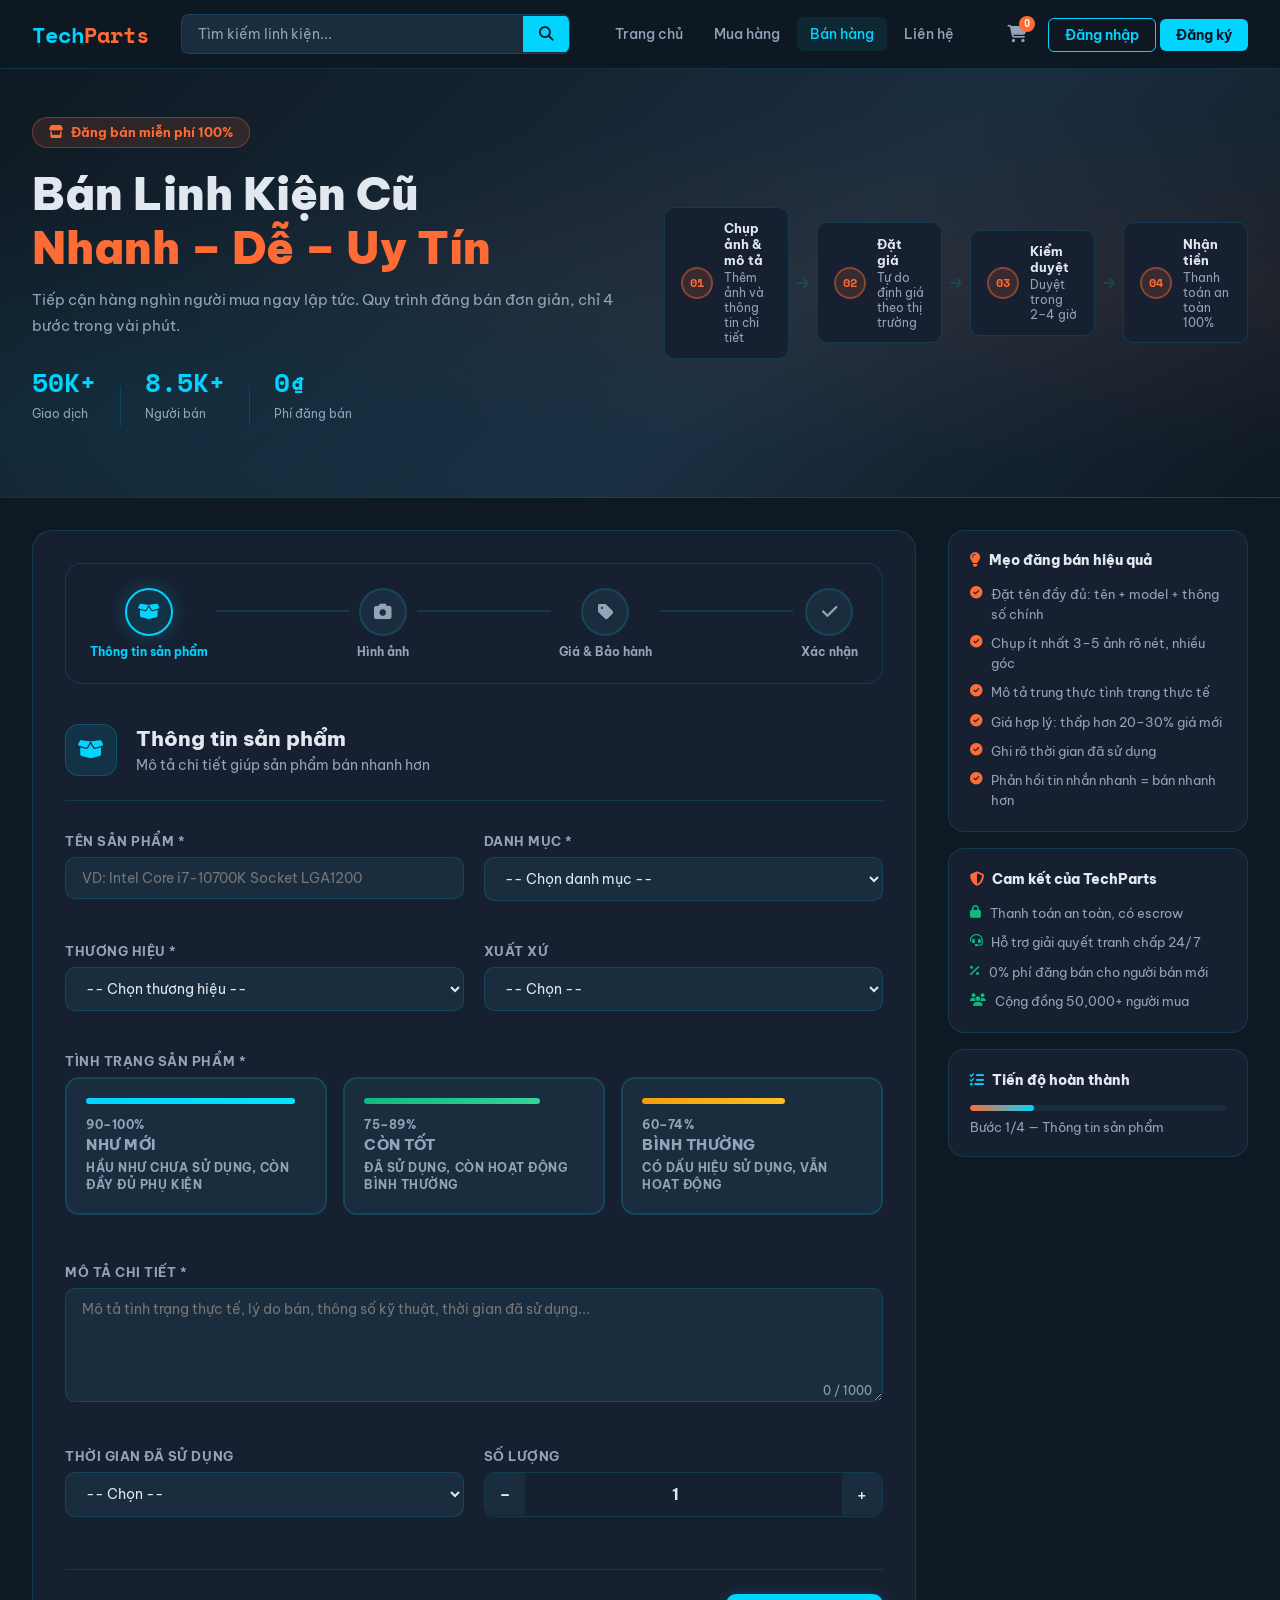
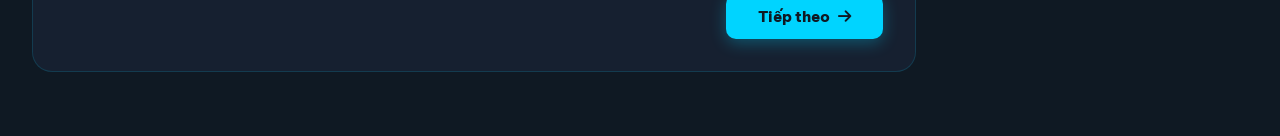
<file: sell.html>
<!DOCTYPE html>
<html lang="vi">
<head>
  <meta charset="UTF-8">
  <meta name="viewport" content="width=device-width, initial-scale=1.0">
  <title>TechParts - Bán Hàng</title>
  <link href="https://fonts.googleapis.com/css2?family=Be+Vietnam+Pro:wght@300;400;500;600;700;800;900&family=Space+Mono:wght@400;700&display=swap" rel="stylesheet">
  <link rel="stylesheet" href="https://cdnjs.cloudflare.com/ajax/libs/font-awesome/6.4.0/css/all.min.css">
  <link rel="stylesheet" href="style.css">
  <link rel="stylesheet" href="sell.css">
</head>
<body>

<!-- TOAST -->
<div class="toast" id="toast">
  <i class="fas fa-check-circle toast-icon"></i>
  <span class="toast-text" id="toastText"></span>
</div>

<!-- HEADER -->
<header>
  <div class="header-inner">
    <a href="index.html" class="logo">Tech<span>Parts</span></a>
    <div class="search-bar">
      <input type="text" placeholder="Tìm kiếm linh kiện...">
      <button><i class="fas fa-search"></i></button>
    </div>
    <nav>
      <a href="index.html">Trang chủ</a>
      <a href="shop.html">Mua hàng</a>
      <a href="sell.html" class="active">Bán hàng</a>
      <a href="lien-he.html">Liên hệ</a>
    </nav>
    <div class="header-actions">
      <button class="cart-btn"><i class="fas fa-shopping-cart"></i><span class="cart-badge">0</span></button>
      <div id="authButtons">
        <a href="login.html" class="btn-outline">Đăng nhập</a>
        <a href="login.html?tab=register" class="btn-primary">Đăng ký</a>
      </div>
      <div id="userMenu" style="display:none;align-items:center;gap:0.8rem;">
        <div style="display:flex;align-items:center;gap:0.5rem;padding:0.4rem 0.9rem;background:rgba(0,212,255,0.08);border:1px solid var(--border);border-radius:8px;">
          <div style="width:28px;height:28px;border-radius:50%;background:var(--accent3);display:flex;align-items:center;justify-content:center;font-size:0.75rem;font-weight:700;color:white;" id="userAvatar">U</div>
          <span style="font-size:0.88rem;font-weight:600;" id="userName">User</span>
        </div>
        <button onclick="logout()" style="padding:0.45rem 1rem;border:1px solid rgba(239,68,68,0.5);border-radius:6px;background:none;color:#ef4444;font-family:inherit;font-size:0.85rem;font-weight:600;cursor:pointer;">
          <i class="fas fa-sign-out-alt"></i> Đăng xuất
        </button>
      </div>
    </div>
  </div>
</header>

<!-- HERO BANNER -->
<div class="sell-hero">
  <div class="sell-hero-inner">
    <div class="sell-hero-text">
      <div class="hero-badge"><i class="fas fa-store"></i> Đăng bán miễn phí 100%</div>
      <h1>Bán Linh Kiện Cũ<br><span>Nhanh – Dễ – Uy Tín</span></h1>
      <p>Tiếp cận hàng nghìn người mua ngay lập tức. Quy trình đăng bán đơn giản, chỉ 4 bước trong vài phút.</p>
      <div class="sell-hero-stats">
        <div class="sh-stat"><span>50K+</span><p>Giao dịch</p></div>
        <div class="sh-divider"></div>
        <div class="sh-stat"><span>8.5K+</span><p>Người bán</p></div>
        <div class="sh-divider"></div>
        <div class="sh-stat"><span>0₫</span><p>Phí đăng bán</p></div>
      </div>
    </div>
    <div class="sell-hero-steps">
      <div class="mini-step"><div class="ms-num">01</div><div><b>Chụp ảnh & mô tả</b><p>Thêm ảnh và thông tin chi tiết</p></div></div>
      <div class="ms-arrow"><i class="fas fa-arrow-right"></i></div>
      <div class="mini-step"><div class="ms-num">02</div><div><b>Đặt giá</b><p>Tự do định giá theo thị trường</p></div></div>
      <div class="ms-arrow"><i class="fas fa-arrow-right"></i></div>
      <div class="mini-step"><div class="ms-num">03</div><div><b>Kiểm duyệt</b><p>Duyệt trong 2–4 giờ</p></div></div>
      <div class="ms-arrow"><i class="fas fa-arrow-right"></i></div>
      <div class="mini-step"><div class="ms-num">04</div><div><b>Nhận tiền</b><p>Thanh toán an toàn 100%</p></div></div>
    </div>
  </div>
</div>

<!-- MAIN LAYOUT -->
<div class="sell-layout">

  <!-- FORM WRAPPER -->
  <div class="sell-form-wrap">

    <!-- STEP INDICATOR -->
    <div class="step-indicator">
      <div class="step-item active" id="step-ind-1">
        <div class="step-circle">
          <i class="fas fa-box-open"></i>
          <span class="step-num-label">1</span>
        </div>
        <span>Thông tin sản phẩm</span>
      </div>
      <div class="step-line" id="line-1"></div>
      <div class="step-item" id="step-ind-2">
        <div class="step-circle">
          <i class="fas fa-camera"></i>
          <span class="step-num-label">2</span>
        </div>
        <span>Hình ảnh</span>
      </div>
      <div class="step-line" id="line-2"></div>
      <div class="step-item" id="step-ind-3">
        <div class="step-circle">
          <i class="fas fa-tag"></i>
          <span class="step-num-label">3</span>
        </div>
        <span>Giá & Bảo hành</span>
      </div>
      <div class="step-line" id="line-3"></div>
      <div class="step-item" id="step-ind-4">
        <div class="step-circle">
          <i class="fas fa-check"></i>
          <span class="step-num-label">4</span>
        </div>
        <span>Xác nhận</span>
      </div>
    </div>

    <!-- ============================
         STEP 1: THÔNG TIN SẢN PHẨM
    ============================ -->
    <div class="sell-step" id="sellStep1">
      <div class="step-header">
        <div class="step-icon-wrap"><i class="fas fa-box-open"></i></div>
        <div>
          <h2>Thông tin sản phẩm</h2>
          <p>Mô tả chi tiết giúp sản phẩm bán nhanh hơn</p>
        </div>
      </div>

      <div class="form-row-2">
        <div class="sf-group" id="g-title">
          <label>Tên sản phẩm <span class="req">*</span></label>
          <input type="text" id="f-title" placeholder="VD: Intel Core i7-10700K Socket LGA1200" oninput="clearSFError('g-title'); updatePreview()">
          <span class="sf-error" id="e-title"></span>
        </div>
        <div class="sf-group" id="g-cat">
          <label>Danh mục <span class="req">*</span></label>
          <select id="f-cat" onchange="clearSFError('g-cat'); updatePreview()">
            <option value="">-- Chọn danh mục --</option>
            <option value="CPU">🔲 CPU / Bộ xử lý</option>
            <option value="RAM">🧩 RAM / Bộ nhớ</option>
            <option value="GPU">🖥️ Card màn hình</option>
            <option value="Mainboard">🔌 Mainboard</option>
            <option value="SSD">💾 SSD / HDD</option>
            <option value="Nguồn">⚡ Nguồn máy tính</option>
            <option value="Case">🗃️ Case / Vỏ máy</option>
            <option value="Tản nhiệt">❄️ Tản nhiệt</option>
            <option value="Màn hình">🖥 Màn hình</option>
            <option value="Khác">📦 Khác</option>
          </select>
          <span class="sf-error" id="e-cat"></span>
        </div>
      </div>

      <div class="form-row-2">
        <div class="sf-group" id="g-brand">
          <label>Thương hiệu <span class="req">*</span></label>
          <select id="f-brand" onchange="clearSFError('g-brand'); updatePreview()">
            <option value="">-- Chọn thương hiệu --</option>
            <option>Intel</option><option>AMD</option><option>NVIDIA</option>
            <option>ASUS</option><option>MSI</option><option>Gigabyte</option>
            <option>Kingston</option><option>Samsung</option><option>WD</option>
            <option>Seagate</option><option>Corsair</option><option>Crucial</option>
            <option>Cooler Master</option><option>Noctua</option><option>Khác</option>
          </select>
          <span class="sf-error" id="e-brand"></span>
        </div>
        <div class="sf-group" id="g-origin">
          <label>Xuất xứ</label>
          <select id="f-origin" onchange="updatePreview()">
            <option value="">-- Chọn --</option>
            <option>Mỹ</option><option>Nhật</option><option>Đài Loan</option>
            <option>Hàn Quốc</option><option>Trung Quốc</option><option>Khác</option>
          </select>
        </div>
      </div>

      <!-- Tình trạng -->
      <div class="sf-group" id="g-cond">
        <label>Tình trạng sản phẩm <span class="req">*</span></label>
        <div class="cond-options">
          <label class="cond-card" id="cond-like-new">
            <input type="radio" name="condition" value="like-new" onchange="selectCond(this)">
            <div class="cond-bar-preview great"></div>
            <span class="cond-pct">90–100%</span>
            <span class="cond-label">Như mới</span>
            <p>Hầu như chưa sử dụng, còn đầy đủ phụ kiện</p>
            <div class="cond-check"><i class="fas fa-check"></i></div>
          </label>
          <label class="cond-card" id="cond-good">
            <input type="radio" name="condition" value="good" onchange="selectCond(this)">
            <div class="cond-bar-preview good"></div>
            <span class="cond-pct">75–89%</span>
            <span class="cond-label">Còn tốt</span>
            <p>Đã sử dụng, còn hoạt động bình thường</p>
            <div class="cond-check"><i class="fas fa-check"></i></div>
          </label>
          <label class="cond-card" id="cond-fair">
            <input type="radio" name="condition" value="fair" onchange="selectCond(this)">
            <div class="cond-bar-preview fair"></div>
            <span class="cond-pct">60–74%</span>
            <span class="cond-label">Bình thường</span>
            <p>Có dấu hiệu sử dụng, vẫn hoạt động</p>
            <div class="cond-check"><i class="fas fa-check"></i></div>
          </label>
        </div>
        <span class="sf-error" id="e-cond"></span>
      </div>

      <!-- Mô tả -->
      <div class="sf-group" id="g-desc">
        <label>Mô tả chi tiết <span class="req">*</span></label>
        <div class="textarea-wrap">
          <textarea id="f-desc" rows="5" maxlength="1000"
            placeholder="Mô tả tình trạng thực tế, lý do bán, thông số kỹ thuật, thời gian đã sử dụng..."
            oninput="clearSFError('g-desc'); updateCharCount(); updatePreview()"></textarea>
          <span class="char-count" id="charCount">0 / 1000</span>
        </div>
        <span class="sf-error" id="e-desc"></span>
      </div>

      <!-- Thời gian sử dụng -->
      <div class="form-row-2">
        <div class="sf-group">
          <label>Thời gian đã sử dụng</label>
          <select id="f-used" onchange="updatePreview()">
            <option value="">-- Chọn --</option>
            <option>Dưới 1 tháng</option><option>1–3 tháng</option>
            <option>3–6 tháng</option><option>6–12 tháng</option>
            <option>1–2 năm</option><option>Trên 2 năm</option>
          </select>
        </div>
        <div class="sf-group">
          <label>Số lượng</label>
          <div class="qty-wrap">
            <button type="button" onclick="changeQty(-1)">−</button>
            <input type="number" id="f-qty" value="1" min="1" max="99" readonly>
            <button type="button" onclick="changeQty(1)">+</button>
          </div>
        </div>
      </div>

      <div class="step-actions">
        <div></div>
        <button class="btn-next" onclick="goStep(2)">Tiếp theo <i class="fas fa-arrow-right"></i></button>
      </div>
    </div>

    <!-- ============================
         STEP 2: HÌNH ẢNH
    ============================ -->
    <div class="sell-step hidden" id="sellStep2">
      <div class="step-header">
        <div class="step-icon-wrap orange"><i class="fas fa-camera"></i></div>
        <div>
          <h2>Hình ảnh sản phẩm</h2>
          <p>Ảnh rõ nét giúp tăng tỉ lệ bán hàng lên 3 lần</p>
        </div>
      </div>

      <div class="upload-area" id="uploadArea" onclick="document.getElementById('fileInput').click()"
           ondragover="event.preventDefault();this.classList.add('dragging')"
           ondragleave="this.classList.remove('dragging')"
           ondrop="handleDrop(event)">
        <i class="fas fa-cloud-upload-alt"></i>
        <h3>Kéo thả ảnh vào đây</h3>
        <p>hoặc click để chọn file</p>
        <span class="upload-hint">PNG, JPG, WEBP — Tối đa 5 ảnh, mỗi ảnh &lt; 5MB</span>
        <input type="file" id="fileInput" multiple accept="image/*" style="display:none" onchange="handleFileSelect(event)">
      </div>

      <div class="photo-tips">
        <div class="tip-item"><i class="fas fa-sun"></i><span>Chụp nơi sáng</span></div>
        <div class="tip-item"><i class="fas fa-expand"></i><span>Chụp toàn cảnh</span></div>
        <div class="tip-item"><i class="fas fa-search-plus"></i><span>Cận cảnh chi tiết</span></div>
        <div class="tip-item"><i class="fas fa-exclamation-triangle"></i><span>Chụp điểm lỗi (nếu có)</span></div>
      </div>

      <!-- Emoji picker thay thế upload thực -->
      <div class="emoji-picker-section">
        <p class="emoji-picker-label">Hoặc chọn icon đại diện cho sản phẩm:</p>
        <div class="emoji-grid" id="emojiGrid"></div>
      </div>

      <div class="image-preview-grid" id="imagePreviewGrid"></div>

      <div class="step-actions">
        <button class="btn-back" onclick="goStep(1)"><i class="fas fa-arrow-left"></i> Quay lại</button>
        <button class="btn-next" onclick="goStep(3)">Tiếp theo <i class="fas fa-arrow-right"></i></button>
      </div>
    </div>

    <!-- ============================
         STEP 3: GIÁ & BẢO HÀNH
    ============================ -->
    <div class="sell-step hidden" id="sellStep3">
      <div class="step-header">
        <div class="step-icon-wrap green"><i class="fas fa-tag"></i></div>
        <div>
          <h2>Giá bán & Bảo hành</h2>
          <p>Đặt giá hợp lý để bán nhanh hơn</p>
        </div>
      </div>

      <!-- Gợi ý giá thị trường -->
      <div class="market-price-box" id="marketPriceBox" style="display:none;">
        <div class="mp-label"><i class="fas fa-chart-line"></i> Giá thị trường tham khảo</div>
        <div class="mp-range">
          <span id="mpLow">—</span>
          <div class="mp-bar">
            <div class="mp-fill" id="mpFill"></div>
            <div class="mp-thumb" id="mpThumb"></div>
          </div>
          <span id="mpHigh">—</span>
        </div>
        <p id="mpHint" class="mp-hint"></p>
      </div>

      <div class="form-row-2">
        <div class="sf-group" id="g-price">
          <label>Giá bán <span class="req">*</span></label>
          <div class="price-input-wrap">
            <input type="number" id="f-price" placeholder="0" min="0"
              oninput="clearSFError('g-price'); formatPriceInput(); updatePreview(); updateMarketHint()">
            <span class="price-unit">₫</span>
          </div>
          <span class="price-formatted" id="priceFormatted"></span>
          <span class="sf-error" id="e-price"></span>
        </div>
        <div class="sf-group">
          <label>Giá gốc (không bắt buộc)</label>
          <div class="price-input-wrap">
            <input type="number" id="f-oldprice" placeholder="0" min="0" oninput="formatOldPriceInput(); updatePreview()">
            <span class="price-unit">₫</span>
          </div>
          <span class="price-formatted" id="oldPriceFormatted"></span>
        </div>
      </div>

      <!-- Thương lượng -->
      <label class="toggle-option">
        <input type="checkbox" id="f-negotiate" onchange="updatePreview()">
        <span class="toggle-slider"></span>
        <span>Cho phép thương lượng giá</span>
      </label>

      <div class="form-row-2" style="margin-top:1.5rem;">
        <div class="sf-group" id="g-warranty">
          <label>Bảo hành còn lại <span class="req">*</span></label>
          <select id="f-warranty" onchange="clearSFError('g-warranty'); updatePreview()">
            <option value="">-- Chọn --</option>
            <option value="0">Không bảo hành</option>
            <option value="1">1 tháng</option>
            <option value="2">2 tháng</option>
            <option value="3">3 tháng</option>
            <option value="6">6 tháng</option>
            <option value="12">12 tháng</option>
          </select>
          <span class="sf-error" id="e-warranty"></span>
        </div>
        <div class="sf-group">
          <label>Hình thức giao hàng</label>
          <div class="ship-options">
            <label class="ship-opt active" id="ship-both">
              <input type="radio" name="shipping" value="both" checked onchange="selectShip(this)">
              <i class="fas fa-handshake"></i> Gặp trực tiếp & Ship
            </label>
            <label class="ship-opt" id="ship-direct">
              <input type="radio" name="shipping" value="direct" onchange="selectShip(this)">
              <i class="fas fa-map-marker-alt"></i> Gặp trực tiếp
            </label>
            <label class="ship-opt" id="ship-ship">
              <input type="radio" name="shipping" value="ship" onchange="selectShip(this)">
              <i class="fas fa-truck"></i> Ship toàn quốc
            </label>
          </div>
        </div>
      </div>

      <!-- Địa điểm -->
      <div class="form-row-2">
        <div class="sf-group" id="g-city">
          <label>Tỉnh / Thành phố <span class="req">*</span></label>
          <select id="f-city" onchange="clearSFError('g-city'); updatePreview()">
            <option value="">-- Chọn --</option>
            <option>Hà Nội</option><option>TP. Hồ Chí Minh</option>
            <option>Đà Nẵng</option><option>Cần Thơ</option>
            <option>Hải Phòng</option><option>Bình Dương</option>
            <option>Đồng Nai</option><option>Khác</option>
          </select>
          <span class="sf-error" id="e-city"></span>
        </div>
        <div class="sf-group">
          <label>Quận / Huyện</label>
          <input type="text" id="f-district" placeholder="VD: Quận 1, Cầu Giấy..." oninput="updatePreview()">
        </div>
      </div>

      <!-- Liên hệ -->
      <div class="sf-group" id="g-phone">
        <label>Số điện thoại liên hệ <span class="req">*</span></label>
        <div class="input-with-icon">
          <i class="fas fa-phone"></i>
          <input type="tel" id="f-phone" placeholder="0901 234 567" oninput="clearSFError('g-phone')">
        </div>
        <span class="sf-error" id="e-phone"></span>
      </div>

      <div class="step-actions">
        <button class="btn-back" onclick="goStep(2)"><i class="fas fa-arrow-left"></i> Quay lại</button>
        <button class="btn-next" onclick="goStep(4)">Xem trước & Đăng <i class="fas fa-arrow-right"></i></button>
      </div>
    </div>

    <!-- ============================
         STEP 4: XÁC NHẬN / PREVIEW
    ============================ -->
    <div class="sell-step hidden" id="sellStep4">
      <div class="step-header">
        <div class="step-icon-wrap purple"><i class="fas fa-eye"></i></div>
        <div>
          <h2>Xem trước & Xác nhận</h2>
          <p>Kiểm tra lại thông tin trước khi đăng bán</p>
        </div>
      </div>

      <!-- Preview card -->
      <div class="preview-section">
        <h3 class="preview-title"><i class="fas fa-store"></i> Tin đăng của bạn sẽ hiển thị như thế này:</h3>
        <div class="preview-card" id="previewCard">
          <div class="preview-card-img" id="pvImg">📦</div>
          <div class="preview-card-body">
            <div class="preview-cat" id="pvCat">Danh mục</div>
            <div class="preview-name" id="pvName">Tên sản phẩm</div>
            <div class="preview-specs" id="pvSpecs"></div>
            <div class="preview-footer">
              <div>
                <div class="preview-price" id="pvPrice">—</div>
                <div class="preview-old-price" id="pvOldPrice"></div>
              </div>
              <div class="preview-badge-wrap">
                <span class="preview-badge" id="pvCondBadge">—</span>
                <span class="preview-badge blue" id="pvWarranty"></span>
              </div>
            </div>
          </div>
        </div>
      </div>

      <!-- Summary -->
      <div class="confirm-summary">
        <div class="cs-row"><span><i class="fas fa-box"></i> Tên sản phẩm</span><strong id="cs-title">—</strong></div>
        <div class="cs-row"><span><i class="fas fa-th-large"></i> Danh mục</span><strong id="cs-cat">—</strong></div>
        <div class="cs-row"><span><i class="fas fa-award"></i> Thương hiệu</span><strong id="cs-brand">—</strong></div>
        <div class="cs-row"><span><i class="fas fa-heartbeat"></i> Tình trạng</span><strong id="cs-cond">—</strong></div>
        <div class="cs-row"><span><i class="fas fa-tag"></i> Giá bán</span><strong id="cs-price" style="color:var(--accent2);">—</strong></div>
        <div class="cs-row"><span><i class="fas fa-shield-alt"></i> Bảo hành</span><strong id="cs-warranty">—</strong></div>
        <div class="cs-row"><span><i class="fas fa-map-marker-alt"></i> Địa điểm</span><strong id="cs-city">—</strong></div>
        <div class="cs-row"><span><i class="fas fa-truck"></i> Giao hàng</span><strong id="cs-ship">—</strong></div>
      </div>

      <!-- Terms -->
      <label class="terms-confirm" id="g-terms">
        <input type="checkbox" id="f-terms" onchange="clearSFError('g-terms')">
        <span class="checkmark-box"></span>
        Tôi xác nhận thông tin đúng sự thật và đồng ý với
        <a href="#">Điều khoản đăng bán</a> của TechParts
      </label>
      <span class="sf-error" id="e-terms"></span>

      <div class="step-actions">
        <button class="btn-back" onclick="goStep(3)"><i class="fas fa-arrow-left"></i> Quay lại</button>
        <button class="btn-submit-sell" id="btnSubmitSell" onclick="submitListing()">
          <span class="btn-text"><i class="fas fa-paper-plane"></i> Đăng tin ngay</span>
          <span class="btn-loader" style="display:none;"><i class="fas fa-spinner fa-spin"></i> Đang đăng...</span>
        </button>
      </div>
    </div>

    <!-- ============================
         STEP 5: THÀNH CÔNG
    ============================ -->
    <div class="sell-step hidden" id="sellStep5">
      <div class="success-state">
        <div class="success-ring">
          <i class="fas fa-check"></i>
        </div>
        <h2>Đăng tin thành công! 🎉</h2>
        <p>Tin đăng của bạn đang được kiểm duyệt. Chúng tôi sẽ thông báo trong <strong>2–4 giờ</strong>.</p>
        <div class="success-info-box">
          <div class="sib-row"><i class="fas fa-hashtag"></i> Mã tin: <strong id="listingCode">TP-000000</strong></div>
          <div class="sib-row"><i class="fas fa-box"></i> Sản phẩm: <strong id="listingTitle">—</strong></div>
          <div class="sib-row"><i class="fas fa-tag"></i> Giá: <strong id="listingPrice">—</strong></div>
          <div class="sib-row"><i class="fas fa-clock"></i> Dự kiến duyệt: <strong>Trong 2–4 giờ</strong></div>
        </div>
        <div class="success-actions">
          <a href="sell.html" class="btn-next" style="text-decoration:none;">
            <i class="fas fa-plus"></i> Đăng tin khác
          </a>
          <a href="shop.html" class="btn-back" style="text-decoration:none;">
            <i class="fas fa-store"></i> Xem cửa hàng
          </a>
        </div>
      </div>
    </div>

  </div><!-- /sell-form-wrap -->

  <!-- SIDEBAR TIPS -->
  <aside class="sell-tips">
    <div class="tips-card">
      <h4><i class="fas fa-lightbulb"></i> Mẹo đăng bán hiệu quả</h4>
      <ul class="tips-list">
        <li><i class="fas fa-check-circle"></i> Đặt tên đầy đủ: tên + model + thông số chính</li>
        <li><i class="fas fa-check-circle"></i> Chụp ít nhất 3–5 ảnh rõ nét, nhiều góc</li>
        <li><i class="fas fa-check-circle"></i> Mô tả trung thực tình trạng thực tế</li>
        <li><i class="fas fa-check-circle"></i> Giá hợp lý: thấp hơn 20–30% giá mới</li>
        <li><i class="fas fa-check-circle"></i> Ghi rõ thời gian đã sử dụng</li>
        <li><i class="fas fa-check-circle"></i> Phản hồi tin nhắn nhanh = bán nhanh hơn</li>
      </ul>
    </div>

    <div class="tips-card" style="margin-top:1rem;">
      <h4><i class="fas fa-shield-alt"></i> Cam kết của TechParts</h4>
      <ul class="tips-list">
        <li><i class="fas fa-lock" style="color:var(--success);"></i> Thanh toán an toàn, có escrow</li>
        <li><i class="fas fa-headset" style="color:var(--success);"></i> Hỗ trợ giải quyết tranh chấp 24/7</li>
        <li><i class="fas fa-percent" style="color:var(--success);"></i> 0% phí đăng bán cho người bán mới</li>
        <li><i class="fas fa-users" style="color:var(--success);"></i> Cộng đồng 50,000+ người mua</li>
      </ul>
    </div>

    <!-- Progress tracker -->
    <div class="tips-card progress-tracker" style="margin-top:1rem;" id="progressTracker">
      <h4><i class="fas fa-tasks"></i> Tiến độ hoàn thành</h4>
      <div class="progress-bar-wrap">
        <div class="progress-bar-fill" id="progressFill" style="width:25%"></div>
      </div>
      <p id="progressLabel" style="font-size:0.8rem;color:var(--text-muted);margin-top:0.5rem;">Bước 1/4 — Thông tin sản phẩm</p>
    </div>
  </aside>

</div><!-- /sell-layout -->

<script src="sell.js"></script>
</body>
</html>
</file>
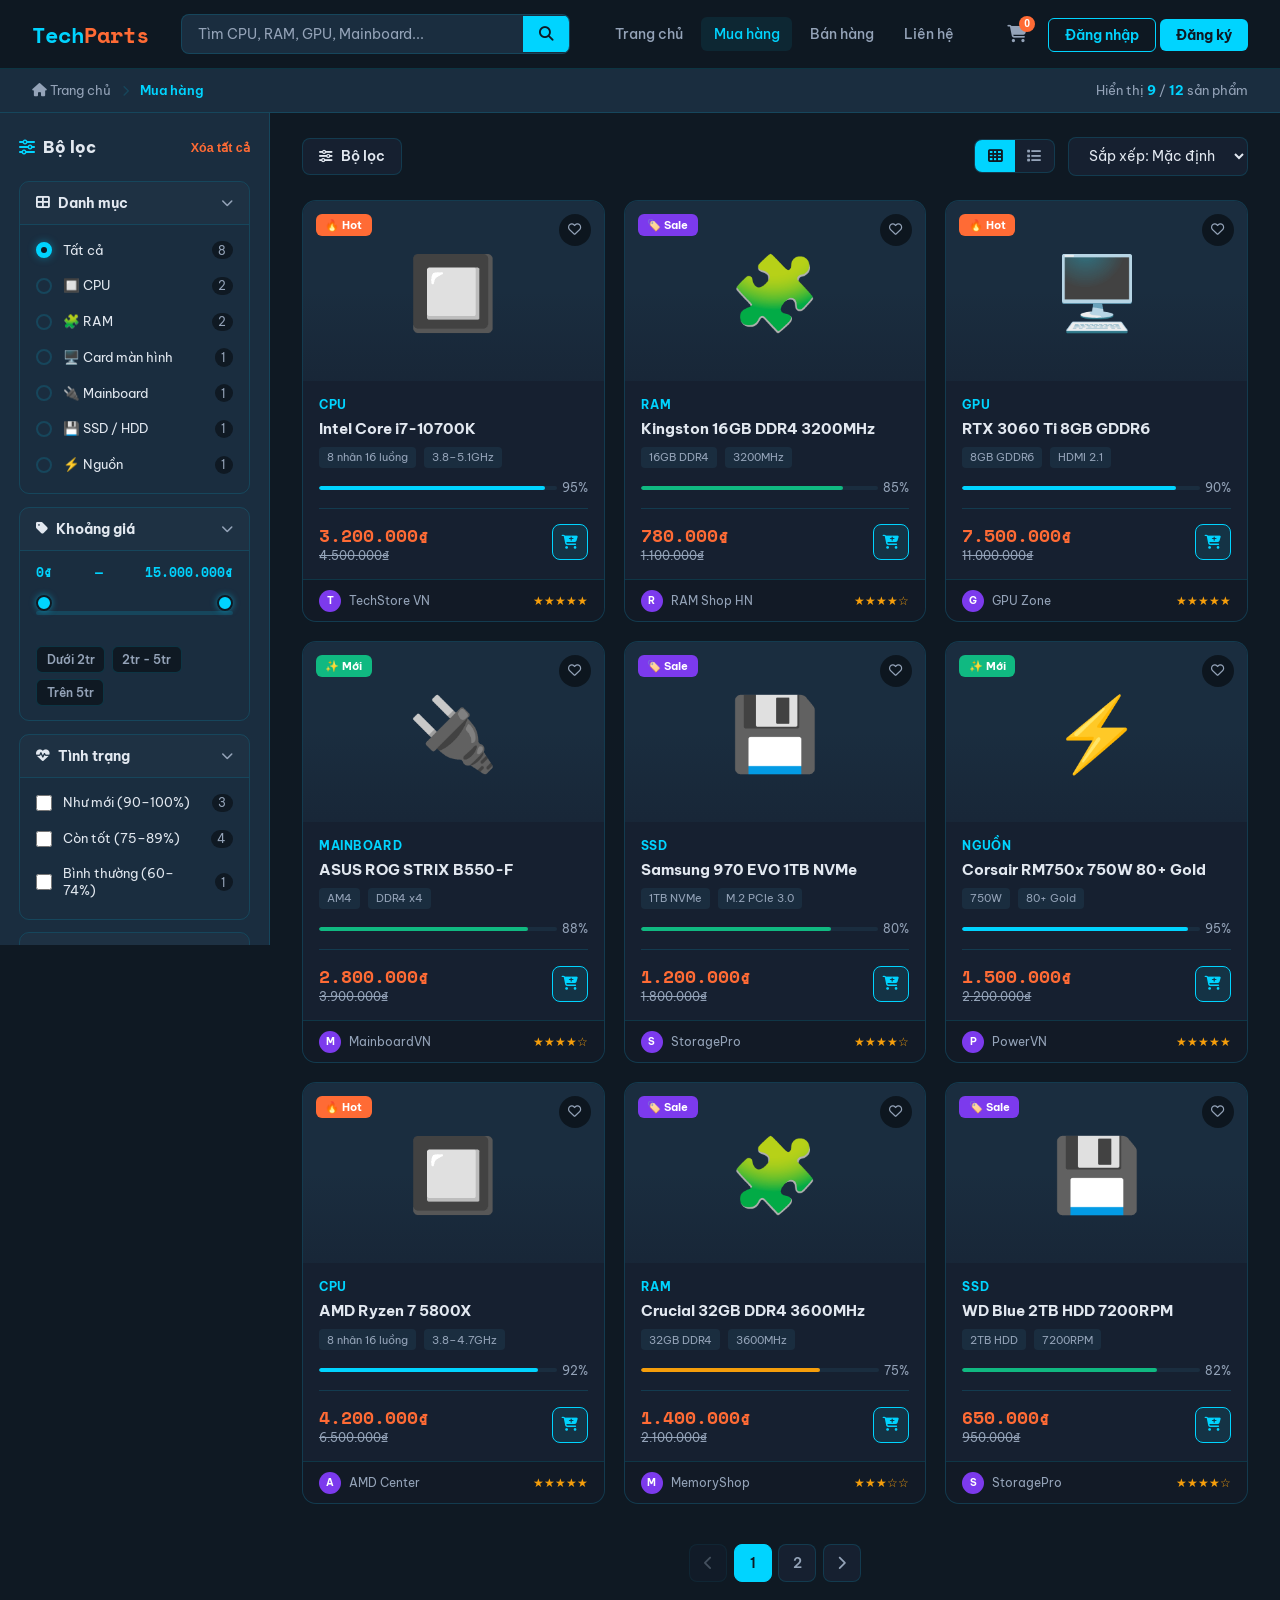
<file: shop.html>
<!DOCTYPE html>
<html lang="vi">
<head>
  <meta charset="UTF-8">
  <meta name="viewport" content="width=device-width, initial-scale=1.0">
  <title>TechParts - Mua Hàng</title>
  <link href="https://fonts.googleapis.com/css2?family=Be+Vietnam+Pro:wght@300;400;500;600;700;800;900&family=Space+Mono:wght@400;700&display=swap" rel="stylesheet">
  <link rel="stylesheet" href="https://cdnjs.cloudflare.com/ajax/libs/font-awesome/6.4.0/css/all.min.css">
  <link rel="stylesheet" href="style.css">
  <link rel="stylesheet" href="shop.css">
</head>
<body>

<!-- TOAST -->
<div class="toast" id="toast">
  <i class="fas fa-check-circle toast-icon"></i>
  <span class="toast-text" id="toastText">Đã thêm vào giỏ hàng!</span>
</div>

<!-- MODAL CHI TIẾT SẢN PHẨM -->
<div class="modal-overlay" id="modalOverlay" onclick="closeModal(event)">
  <div class="modal" id="productModal" style="position:relative;">
    <button class="modal-close" onclick="closeModal()"><i class="fas fa-times"></i></button>
    <div class="modal-grid">
      <div class="modal-img" id="modalImg">💻</div>
      <div class="modal-content">
        <div class="product-category" id="modalCat"></div>
        <h2 id="modalName"></h2>
        <div style="display:flex;align-items:center;gap:0.5rem;margin-top:0.3rem;">
          <span style="color:var(--warning);font-size:0.85rem;" id="modalRating">★★★★☆</span>
          <span style="font-size:0.78rem;color:var(--text-muted);" id="modalReviews">(0 đánh giá)</span>
        </div>
        <div class="modal-price" id="modalPrice"></div>
        <div class="modal-specs" id="modalSpecs"></div>
        <p style="font-size:0.85rem;color:var(--text-muted);line-height:1.7;" id="modalDesc"></p>
        <div class="modal-actions">
          <button class="btn-buy" onclick="buyNow()"><i class="fas fa-bolt"></i> Mua ngay</button>
          <button class="btn-cart-lg" onclick="addToCartModal()"><i class="fas fa-shopping-cart"></i> Thêm giỏ</button>
        </div>
        <div style="display:flex;gap:1.5rem;margin-top:1rem;font-size:0.78rem;color:var(--text-muted);">
          <span><i class="fas fa-shield-alt" style="color:var(--success);margin-right:0.3rem;"></i>Đã kiểm tra</span>
          <span><i class="fas fa-undo" style="color:var(--accent);margin-right:0.3rem;"></i>Đổi 7 ngày</span>
          <span><i class="fas fa-truck" style="color:var(--accent2);margin-right:0.3rem;"></i>Toàn quốc</span>
        </div>
      </div>
    </div>
  </div>
</div>

<!-- HEADER -->
<header>
  <div class="header-inner">
    <a href="index.html" class="logo">Tech<span>Parts</span></a>
    <div class="search-bar">
      <input type="text" id="searchInput" placeholder="Tìm CPU, RAM, GPU, Mainboard..." oninput="liveSearch()">
      <button onclick="doSearch()"><i class="fas fa-search"></i></button>
    </div>
    <nav>
      <a href="index.html">Trang chủ</a>
      <a href="shop.html" class="active">Mua hàng</a>
      <a href="sell.html">Bán hàng</a>
      <a href="lien-he.html">Liên hệ</a>
    </nav>
    <div class="header-actions">
      <button class="cart-btn" onclick="showCartDropdown()">
        <i class="fas fa-shopping-cart"></i>
        <span class="cart-badge" id="cartBadge">0</span>
      </button>
      <div id="authButtons">
        <a href="login.html" class="btn-outline">Đăng nhập</a>
        <a href="login.html?tab=register" class="btn-primary">Đăng ký</a>
      </div>
      <div id="userMenu" style="display:none;align-items:center;gap:0.8rem;">
        <div style="display:flex;align-items:center;gap:0.5rem;padding:0.4rem 0.9rem;background:rgba(0,212,255,0.08);border:1px solid var(--border);border-radius:8px;">
          <div style="width:28px;height:28px;border-radius:50%;background:var(--accent3);display:flex;align-items:center;justify-content:center;font-size:0.75rem;font-weight:700;color:white;" id="userAvatar">U</div>
          <span style="font-size:0.88rem;font-weight:600;" id="userName">User</span>
        </div>
        <button onclick="logout()" style="padding:0.45rem 1rem;border:1px solid rgba(239,68,68,0.5);border-radius:6px;background:none;color:#ef4444;font-family:inherit;font-size:0.85rem;font-weight:600;cursor:pointer;">
          <i class="fas fa-sign-out-alt"></i> Đăng xuất
        </button>
      </div>
    </div>
  </div>
</header>

<!-- BREADCRUMB -->
<div class="breadcrumb-bar">
  <div class="breadcrumb-inner">
    <a href="index.html"><i class="fas fa-home"></i> Trang chủ</a>
    <i class="fas fa-chevron-right"></i>
    <span id="breadcrumbCurrent">Mua hàng</span>
  </div>
  <div class="result-count" id="resultCount">Đang tải...</div>
</div>

<!-- MAIN LAYOUT -->
<div class="shop-layout">

  <!-- SIDEBAR -->
  <aside class="shop-sidebar" id="sidebar">
    <div class="sidebar-header">
      <h3><i class="fas fa-sliders-h"></i> Bộ lọc</h3>
      <button class="clear-all-btn" onclick="clearAllFilters()">Xóa tất cả</button>
    </div>

    <!-- Danh mục -->
    <div class="filter-block">
      <div class="filter-block-title" onclick="toggleBlock(this)">
        <span><i class="fas fa-th-large"></i> Danh mục</span>
        <i class="fas fa-chevron-down"></i>
      </div>
      <div class="filter-block-body">
        <label class="filter-option" onclick="filterCat('all')">
          <span class="filter-radio active" id="cat-all"></span>
          <span>Tất cả</span>
          <span class="filter-count">8</span>
        </label>
        <label class="filter-option" onclick="filterCat('CPU')">
          <span class="filter-radio" id="cat-CPU"></span>
          <span>🔲 CPU</span>
          <span class="filter-count">2</span>
        </label>
        <label class="filter-option" onclick="filterCat('RAM')">
          <span class="filter-radio" id="cat-RAM"></span>
          <span>🧩 RAM</span>
          <span class="filter-count">2</span>
        </label>
        <label class="filter-option" onclick="filterCat('GPU')">
          <span class="filter-radio" id="cat-GPU"></span>
          <span>🖥️ Card màn hình</span>
          <span class="filter-count">1</span>
        </label>
        <label class="filter-option" onclick="filterCat('Mainboard')">
          <span class="filter-radio" id="cat-Mainboard"></span>
          <span>🔌 Mainboard</span>
          <span class="filter-count">1</span>
        </label>
        <label class="filter-option" onclick="filterCat('SSD')">
          <span class="filter-radio" id="cat-SSD"></span>
          <span>💾 SSD / HDD</span>
          <span class="filter-count">1</span>
        </label>
        <label class="filter-option" onclick="filterCat('Nguồn')">
          <span class="filter-radio" id="cat-Nguồn"></span>
          <span>⚡ Nguồn</span>
          <span class="filter-count">1</span>
        </label>
      </div>
    </div>

    <!-- Khoảng giá -->
    <div class="filter-block">
      <div class="filter-block-title" onclick="toggleBlock(this)">
        <span><i class="fas fa-tag"></i> Khoảng giá</span>
        <i class="fas fa-chevron-down"></i>
      </div>
      <div class="filter-block-body">
        <div class="price-display">
          <span id="priceMin">0₫</span>
          <span>—</span>
          <span id="priceMax">15.000.000₫</span>
        </div>
        <div class="range-wrap">
          <input type="range" id="rangeMin" min="0" max="15000000" step="100000" value="0" oninput="updatePriceRange()">
          <input type="range" id="rangeMax" min="0" max="15000000" step="100000" value="15000000" oninput="updatePriceRange()">
        </div>
        <div class="price-presets">
          <button onclick="setPrice(0,2000000)">Dưới 2tr</button>
          <button onclick="setPrice(2000000,5000000)">2tr - 5tr</button>
          <button onclick="setPrice(5000000,15000000)">Trên 5tr</button>
        </div>
      </div>
    </div>

    <!-- Tình trạng -->
    <div class="filter-block">
      <div class="filter-block-title" onclick="toggleBlock(this)">
        <span><i class="fas fa-heartbeat"></i> Tình trạng</span>
        <i class="fas fa-chevron-down"></i>
      </div>
      <div class="filter-block-body">
        <label class="filter-checkbox">
          <input type="checkbox" value="great" onchange="updateCondFilter()"> Như mới (90–100%)
          <span class="filter-count">3</span>
        </label>
        <label class="filter-checkbox">
          <input type="checkbox" value="good" onchange="updateCondFilter()"> Còn tốt (75–89%)
          <span class="filter-count">4</span>
        </label>
        <label class="filter-checkbox">
          <input type="checkbox" value="fair" onchange="updateCondFilter()"> Bình thường (60–74%)
          <span class="filter-count">1</span>
        </label>
      </div>
    </div>

    <!-- Thương hiệu -->
    <div class="filter-block">
      <div class="filter-block-title" onclick="toggleBlock(this)">
        <span><i class="fas fa-award"></i> Thương hiệu</span>
        <i class="fas fa-chevron-down"></i>
      </div>
      <div class="filter-block-body">
        <label class="filter-checkbox">
          <input type="checkbox" value="Intel" onchange="updateBrandFilter()"> Intel
          <span class="filter-count">1</span>
        </label>
        <label class="filter-checkbox">
          <input type="checkbox" value="AMD" onchange="updateBrandFilter()"> AMD
          <span class="filter-count">1</span>
        </label>
        <label class="filter-checkbox">
          <input type="checkbox" value="NVIDIA" onchange="updateBrandFilter()"> NVIDIA
          <span class="filter-count">1</span>
        </label>
        <label class="filter-checkbox">
          <input type="checkbox" value="ASUS" onchange="updateBrandFilter()"> ASUS
          <span class="filter-count">1</span>
        </label>
        <label class="filter-checkbox">
          <input type="checkbox" value="Kingston" onchange="updateBrandFilter()"> Kingston
          <span class="filter-count">1</span>
        </label>
        <label class="filter-checkbox">
          <input type="checkbox" value="Samsung" onchange="updateBrandFilter()"> Samsung
          <span class="filter-count">1</span>
        </label>
        <label class="filter-checkbox">
          <input type="checkbox" value="Corsair" onchange="updateBrandFilter()"> Corsair
          <span class="filter-count">1</span>
        </label>
        <label class="filter-checkbox">
          <input type="checkbox" value="Crucial" onchange="updateBrandFilter()"> Crucial
          <span class="filter-count">1</span>
        </label>
      </div>
    </div>

    <!-- Bảo hành -->
    <div class="filter-block">
      <div class="filter-block-title" onclick="toggleBlock(this)">
        <span><i class="fas fa-shield-alt"></i> Bảo hành còn lại</span>
        <i class="fas fa-chevron-down"></i>
      </div>
      <div class="filter-block-body">
        <label class="filter-checkbox">
          <input type="checkbox" value="6" onchange="updateWarrantyFilter()"> 6 tháng trở lên
        </label>
        <label class="filter-checkbox">
          <input type="checkbox" value="3" onchange="updateWarrantyFilter()"> 3 tháng trở lên
        </label>
        <label class="filter-checkbox">
          <input type="checkbox" value="1" onchange="updateWarrantyFilter()"> Có bảo hành
        </label>
      </div>
    </div>
  </aside>

  <!-- MAIN CONTENT -->
  <main class="shop-main">

    <!-- TOOLBAR -->
    <div class="shop-toolbar">
      <div class="toolbar-left">
        <button class="sidebar-toggle-btn" onclick="toggleSidebar()">
          <i class="fas fa-sliders-h"></i> Bộ lọc
        </button>
        <!-- Active filters tags -->
        <div class="active-filters" id="activeFilters"></div>
      </div>
      <div class="toolbar-right">
        <div class="view-toggle">
          <button class="view-btn active" id="viewGrid" onclick="setView('grid')" title="Dạng lưới">
            <i class="fas fa-th"></i>
          </button>
          <button class="view-btn" id="viewList" onclick="setView('list')" title="Dạng danh sách">
            <i class="fas fa-list"></i>
          </button>
        </div>
        <select class="sort-select" onchange="sortProducts(this.value)">
          <option value="">Sắp xếp: Mặc định</option>
          <option value="price-asc">Giá: Thấp → Cao</option>
          <option value="price-desc">Giá: Cao → Thấp</option>
          <option value="newest">Mới đăng nhất</option>
          <option value="condition">Tình trạng tốt nhất</option>
          <option value="popular">Phổ biến nhất</option>
        </select>
      </div>
    </div>

    <!-- PRODUCTS GRID -->
    <div class="products-grid" id="productsGrid"></div>

    <!-- EMPTY STATE -->
    <div class="empty-state" id="emptyState" style="display:none;">
      <div class="empty-icon">🔍</div>
      <h3>Không tìm thấy sản phẩm</h3>
      <p>Thử thay đổi bộ lọc hoặc từ khóa tìm kiếm</p>
      <button class="btn-hero-primary" onclick="clearAllFilters()" style="margin-top:1rem;">
        <i class="fas fa-redo"></i> Xóa bộ lọc
      </button>
    </div>

    <!-- PAGINATION -->
    <div class="pagination" id="pagination"></div>

  </main>
</div>

<!-- CART DROPDOWN -->
<div class="cart-dropdown" id="cartDropdown">
  <div class="cart-dropdown-header">
    <h4><i class="fas fa-shopping-cart"></i> Giỏ hàng</h4>
    <button onclick="closeCartDropdown()"><i class="fas fa-times"></i></button>
  </div>
  <div class="cart-items" id="cartItems">
    <div class="cart-empty"><i class="fas fa-box-open"></i><p>Giỏ hàng trống</p></div>
  </div>
  <div class="cart-footer" id="cartFooter" style="display:none;">
    <div class="cart-total">
      Tổng: <strong id="cartTotal">0₫</strong>
    </div>
    <button class="btn-buy" style="width:100%;padding:0.7rem;" onclick="checkout()">
      <i class="fas fa-credit-card"></i> Thanh toán
    </button>
  </div>
</div>
<div class="cart-backdrop" id="cartBackdrop" onclick="closeCartDropdown()"></div>

<script src="shop.js"></script>
</body>
</html>
</file>
<file: style.css>
:root {
  --primary: #0f1923;
  --secondary: #1a2d3f;
  --accent: #00d4ff;
  --accent2: #ff6b35;
  --accent3: #7c3aed;
  --text: #e2e8f0;
  --text-muted: #94a3b8;
  --card: #162030;
  --border: rgba(0,212,255,0.15);
  --success: #10b981;
  --warning: #f59e0b;
}

* { margin: 0; padding: 0; box-sizing: border-box; }

body {
  font-family: 'Be Vietnam Pro', sans-serif;
  background: var(--primary);
  color: var(--text);
  overflow-x: hidden;
}

/* ========================
   HEADER
======================== */
header {
  position: sticky; top: 0; z-index: 1000;
  background: rgba(15,25,35,0.95);
  backdrop-filter: blur(20px);
  border-bottom: 1px solid var(--border);
  padding: 0 2rem;
}
.header-inner {
  max-width: 1400px; margin: 0 auto;
  display: flex; align-items: center; gap: 2rem;
  height: 68px;
}
.logo {
  font-family: 'Space Mono', monospace;
  font-size: 1.4rem; font-weight: 700;
  color: var(--accent); white-space: nowrap;
  text-decoration: none;
}
.logo span { color: var(--accent2); }

.search-bar {
  flex: 1; max-width: 480px;
  display: flex; align-items: center;
  background: var(--secondary);
  border: 1px solid var(--border);
  border-radius: 8px; overflow: hidden;
}
.search-bar input {
  flex: 1; padding: 0.6rem 1rem;
  background: none; border: none; outline: none;
  color: var(--text); font-family: inherit; font-size: 0.9rem;
}
.search-bar input::placeholder { color: var(--text-muted); }
.search-bar button {
  padding: 0.6rem 1rem;
  background: var(--accent); border: none; cursor: pointer;
  color: var(--primary); font-size: 0.9rem;
}
.search-bar button:hover { background: #00b8d9; }

nav { display: flex; gap: 0.3rem; margin-left: auto; }
nav a {
  padding: 0.5rem 0.8rem;
  color: var(--text-muted); text-decoration: none;
  font-size: 0.88rem; font-weight: 500;
  border-radius: 6px; transition: all 0.2s;
  white-space: nowrap;
}
nav a:hover, nav a.active { color: var(--accent); background: rgba(0,212,255,0.08); }

.header-actions { display: flex; gap: 0.8rem; align-items: center; }
.btn-outline {
  padding: 0.45rem 1rem;
  border: 1px solid var(--accent); border-radius: 6px;
  color: var(--accent); background: none; cursor: pointer;
  font-family: inherit; font-size: 0.85rem; font-weight: 600;
  transition: all 0.2s; text-decoration: none;
}
.btn-outline:hover { background: var(--accent); color: var(--primary); }
.btn-primary {
  padding: 0.45rem 1rem;
  background: var(--accent); border: none; border-radius: 6px;
  color: var(--primary); cursor: pointer;
  font-family: inherit; font-size: 0.85rem; font-weight: 700;
  transition: all 0.2s; text-decoration: none;
}
.btn-primary:hover { background: #00b8d9; transform: translateY(-1px); }

.cart-btn {
  position: relative; padding: 0.5rem;
  background: none; border: none; cursor: pointer;
  color: var(--text-muted); font-size: 1.1rem;
  transition: color 0.2s;
}
.cart-btn:hover { color: var(--accent); }
.cart-badge {
  position: absolute; top: 0; right: 0;
  background: var(--accent2); color: white;
  font-size: 0.65rem; font-weight: 700;
  width: 16px; height: 16px; border-radius: 50%;
  display: flex; align-items: center; justify-content: center;
}

/* ========================
   HERO
======================== */
.hero {
  background: linear-gradient(135deg, #0f1923 0%, #1a2d3f 50%, #0f1923 100%);
  padding: 5rem 2rem;
  position: relative; overflow: hidden;
}
.hero::before {
  content: '';
  position: absolute; inset: 0;
  background: radial-gradient(ellipse at 70% 50%, rgba(0,212,255,0.08) 0%, transparent 70%),
              radial-gradient(ellipse at 20% 80%, rgba(124,58,237,0.06) 0%, transparent 60%);
}
.hero-grid {
  max-width: 1400px; margin: 0 auto;
  display: grid; grid-template-columns: 1fr 1fr; gap: 4rem;
  align-items: center; position: relative;
}
.hero-badge {
  display: inline-flex; align-items: center; gap: 0.5rem;
  padding: 0.4rem 0.9rem;
  background: rgba(0,212,255,0.1); border: 1px solid rgba(0,212,255,0.3);
  border-radius: 20px; font-size: 0.8rem; color: var(--accent);
  margin-bottom: 1.5rem; font-weight: 600;
}
.hero h1 {
  font-size: clamp(2rem, 4vw, 3.2rem);
  font-weight: 900; line-height: 1.15;
  margin-bottom: 1.2rem;
}
.hero h1 .highlight {
  color: var(--accent);
  text-shadow: 0 0 30px rgba(0,212,255,0.4);
}
.hero p {
  color: var(--text-muted); font-size: 1rem;
  line-height: 1.7; margin-bottom: 2rem;
}
.hero-ctas { display: flex; gap: 1rem; flex-wrap: wrap; }
.btn-hero-primary {
  padding: 0.85rem 2rem;
  background: var(--accent); border: none; border-radius: 8px;
  color: var(--primary); font-family: inherit;
  font-size: 0.95rem; font-weight: 700; cursor: pointer;
  transition: all 0.3s;
  box-shadow: 0 0 20px rgba(0,212,255,0.3);
}
.btn-hero-primary:hover { transform: translateY(-2px); box-shadow: 0 0 30px rgba(0,212,255,0.5); }
.btn-hero-secondary {
  padding: 0.85rem 2rem;
  background: none; border: 1px solid rgba(255,255,255,0.2); border-radius: 8px;
  color: var(--text); font-family: inherit;
  font-size: 0.95rem; font-weight: 600; cursor: pointer;
  transition: all 0.3s;
}
.btn-hero-secondary:hover { border-color: var(--accent); color: var(--accent); }

.hero-stats { display: flex; gap: 2.5rem; margin-top: 2.5rem; }
.stat-item h3 {
  font-size: 1.8rem; font-weight: 900;
  color: var(--accent); font-family: 'Space Mono', monospace;
}
.stat-item p { font-size: 0.8rem; color: var(--text-muted); margin-top: 0.2rem; }

.hero-visual { display: grid; grid-template-columns: 1fr 1fr; gap: 1rem; }
.hero-card {
  background: var(--card);
  border: 1px solid var(--border);
  border-radius: 12px; padding: 1.5rem;
  transition: all 0.3s; cursor: pointer;
  animation: floatCard 4s ease-in-out infinite;
}
.hero-card:nth-child(2) { animation-delay: 1s; margin-top: 1.5rem; }
.hero-card:nth-child(3) { animation-delay: 2s; }
.hero-card:nth-child(4) { animation-delay: 3s; margin-top: 1.5rem; }
.hero-card:hover { border-color: var(--accent); transform: translateY(-4px); animation: none; }

@keyframes floatCard {
  0%, 100% { transform: translateY(0); }
  50% { transform: translateY(-6px); }
}

.hcard-icon {
  width: 48px; height: 48px; border-radius: 10px;
  display: flex; align-items: center; justify-content: center;
  font-size: 1.3rem; margin-bottom: 0.8rem;
}
.hcard-icon.blue   { background: rgba(0,212,255,0.1);   color: var(--accent); }
.hcard-icon.orange { background: rgba(255,107,53,0.1);  color: var(--accent2); }
.hcard-icon.purple { background: rgba(124,58,237,0.1);  color: var(--accent3); }
.hcard-icon.green  { background: rgba(16,185,129,0.1);  color: var(--success); }
.hero-card h4 { font-size: 0.9rem; font-weight: 700; margin-bottom: 0.3rem; }
.hero-card p  { font-size: 0.78rem; color: var(--text-muted); }

/* ========================
   SECTIONS (shared)
======================== */
.section { padding: 4rem 2rem; }
.section-inner { max-width: 1400px; margin: 0 auto; }
.section-header {
  display: flex; align-items: flex-end;
  justify-content: space-between; margin-bottom: 2rem;
}
.section-title { font-size: 1.5rem; font-weight: 800; }
.section-title span { color: var(--accent); }
.section-sub { color: var(--text-muted); font-size: 0.88rem; margin-top: 0.3rem; }
.view-all {
  color: var(--accent); font-size: 0.88rem; font-weight: 600;
  text-decoration: none; display: flex; align-items: center; gap: 0.4rem;
}
.view-all:hover { text-decoration: underline; }

/* ========================
   CATEGORIES
======================== */
.categories-grid {
  display: grid;
  grid-template-columns: repeat(8, 1fr);
  gap: 1rem;
}
.cat-card {
  background: var(--card);
  border: 1px solid var(--border);
  border-radius: 12px; padding: 1.2rem 0.8rem;
  text-align: center; cursor: pointer;
  transition: all 0.3s; text-decoration: none; color: var(--text);
}
.cat-card:hover { border-color: var(--accent); transform: translateY(-4px); background: rgba(0,212,255,0.05); }
.cat-icon { font-size: 1.8rem; margin-bottom: 0.7rem; display: block; transition: transform 0.3s; }
.cat-card:hover .cat-icon { transform: scale(1.2); }
.cat-card h4 { font-size: 0.8rem; font-weight: 700; margin-bottom: 0.2rem; }
.cat-card p  { font-size: 0.72rem; color: var(--text-muted); }

/* ========================
   FILTER BAR
======================== */
.filter-section { padding: 0 2rem 1rem; }
.filter-inner { max-width: 1400px; margin: 0 auto; }
.filter-bar {
  display: flex; gap: 0.8rem; flex-wrap: wrap;
  align-items: center; padding: 1rem 1.5rem;
  background: var(--card); border: 1px solid var(--border);
  border-radius: 12px;
}
.filter-label { font-size: 0.85rem; font-weight: 700; color: var(--text-muted); }
.filter-chip {
  padding: 0.4rem 1rem;
  background: var(--secondary); border: 1px solid var(--border);
  border-radius: 20px; font-size: 0.82rem; font-weight: 600;
  color: var(--text-muted); cursor: pointer; transition: all 0.2s;
}
.filter-chip:hover, .filter-chip.active {
  background: rgba(0,212,255,0.1); border-color: var(--accent); color: var(--accent);
}
.filter-select {
  padding: 0.4rem 1rem; background: var(--secondary);
  border: 1px solid var(--border); border-radius: 20px;
  color: var(--text); font-family: inherit; font-size: 0.82rem;
  cursor: pointer; outline: none; margin-left: auto;
}

/* ========================
   PRODUCT CARDS
======================== */
.products-grid {
  display: grid;
  grid-template-columns: repeat(4, 1fr);
  gap: 1.2rem;
}

.product-card {
  background: var(--card);
  border: 1px solid var(--border);
  border-radius: 14px; overflow: hidden;
  transition: all 0.3s; cursor: pointer;
  position: relative;
}
.product-card:hover {
  border-color: var(--accent);
  transform: translateY(-4px);
  box-shadow: 0 12px 40px rgba(0,0,0,0.4);
}

.product-badge {
  position: absolute; top: 0.8rem; left: 0.8rem;
  padding: 0.25rem 0.6rem; border-radius: 6px;
  font-size: 0.7rem; font-weight: 700; z-index: 2;
}
.badge-hot  { background: var(--accent2); color: white; }
.badge-new  { background: var(--success);  color: white; }
.badge-sale { background: var(--accent3);  color: white; }

.product-fav {
  position: absolute; top: 0.8rem; right: 0.8rem;
  width: 32px; height: 32px; border-radius: 50%;
  background: rgba(0,0,0,0.5); border: none; cursor: pointer;
  color: var(--text-muted); font-size: 0.85rem;
  display: flex; align-items: center; justify-content: center;
  transition: all 0.2s; z-index: 2;
}
.product-fav:hover,
.product-fav.active { color: #ef4444; background: rgba(239,68,68,0.15); }

.product-img {
  height: 180px;
  background: var(--secondary);
  display: flex; align-items: center; justify-content: center;
  font-size: 4rem; position: relative; overflow: hidden;
}
.product-img::after {
  content: '';
  position: absolute; inset: 0;
  background: linear-gradient(to bottom, transparent 50%, rgba(22,32,48,0.5));
}
.product-img-overlay {
  position: absolute; inset: 0;
  background: rgba(0,212,255,0.05);
  opacity: 0; transition: opacity 0.3s;
  display: flex; align-items: center; justify-content: center;
  z-index: 1;
}
.product-card:hover .product-img-overlay { opacity: 1; }
.quick-view-btn {
  padding: 0.5rem 1.2rem;
  background: var(--accent); border: none; border-radius: 6px;
  color: var(--primary); font-family: inherit; font-size: 0.82rem; font-weight: 700;
  cursor: pointer; transform: translateY(10px); transition: transform 0.3s;
}
.product-card:hover .quick-view-btn { transform: translateY(0); }

.product-info { padding: 1rem; }
.product-category {
  font-size: 0.72rem; color: var(--accent); font-weight: 700;
  text-transform: uppercase; letter-spacing: 0.05em; margin-bottom: 0.4rem;
}
.product-name  { font-size: 0.92rem; font-weight: 700; margin-bottom: 0.5rem; line-height: 1.4; }
.product-specs { display: flex; gap: 0.5rem; flex-wrap: wrap; margin-bottom: 0.8rem; }
.spec-tag {
  padding: 0.2rem 0.5rem;
  background: var(--secondary); border-radius: 4px;
  font-size: 0.7rem; color: var(--text-muted);
}
.product-condition { display: flex; align-items: center; gap: 0.3rem; margin-bottom: 0.8rem; }
.condition-bar {
  flex: 1; height: 4px; background: var(--secondary); border-radius: 2px; overflow: hidden;
}
.condition-fill        { height: 100%; border-radius: 2px; }
.condition-fill.good   { background: var(--success); width: 85%; }
.condition-fill.fair   { background: var(--warning); width: 60%; }
.condition-fill.great  { background: var(--accent);  width: 95%; }
.condition-text { font-size: 0.72rem; color: var(--text-muted); white-space: nowrap; }

.product-footer {
  display: flex; align-items: center; justify-content: space-between;
  padding-top: 0.8rem; border-top: 1px solid var(--border);
}
.product-price     { font-size: 1.1rem; font-weight: 800; color: var(--accent2); font-family: 'Space Mono', monospace; }
.product-price-old { font-size: 0.78rem; color: var(--text-muted); text-decoration: line-through; }
.add-cart-btn {
  width: 36px; height: 36px; border-radius: 8px;
  background: rgba(0,212,255,0.1); border: 1px solid var(--accent);
  color: var(--accent); cursor: pointer; font-size: 0.9rem;
  display: flex; align-items: center; justify-content: center;
  transition: all 0.2s;
}
.add-cart-btn:hover { background: var(--accent); color: var(--primary); }

.product-seller {
  display: flex; align-items: center; gap: 0.5rem;
  padding: 0.6rem 1rem;
  background: rgba(0,0,0,0.2); border-top: 1px solid var(--border);
}
.seller-avatar {
  width: 22px; height: 22px; border-radius: 50%;
  background: var(--accent3);
  display: flex; align-items: center; justify-content: center;
  font-size: 0.65rem; font-weight: 700; color: white;
}
.seller-name   { font-size: 0.75rem; color: var(--text-muted); }
.seller-rating { margin-left: auto; font-size: 0.72rem; color: var(--warning); }

/* ========================
   BANNER
======================== */
.banner-section { padding: 2rem 2rem; }
.banner-grid {
  max-width: 1400px; margin: 0 auto;
  display: grid; grid-template-columns: 2fr 1fr; gap: 1.2rem;
}
.banner-main {
  background: linear-gradient(135deg, #1a2d3f, #0f2030);
  border: 1px solid var(--border); border-radius: 16px;
  padding: 2.5rem; position: relative; overflow: hidden;
}
.banner-main::before {
  content: '';
  position: absolute; right: -30px; top: -30px;
  width: 250px; height: 250px; border-radius: 50%;
  background: radial-gradient(circle, rgba(0,212,255,0.12), transparent 70%);
}
.banner-main h2 { font-size: 1.8rem; font-weight: 900; margin-bottom: 0.5rem; }
.banner-main h2 span { color: var(--accent2); }
.banner-main p { color: var(--text-muted); margin-bottom: 1.5rem; font-size: 0.9rem; }

.countdown { display: flex; gap: 1rem; margin-bottom: 1.5rem; }
.cd-item { text-align: center; }
.cd-num {
  background: var(--primary); border: 1px solid var(--border); border-radius: 8px;
  padding: 0.5rem 0.9rem; font-size: 1.5rem; font-weight: 900;
  font-family: 'Space Mono', monospace; color: var(--accent);
  display: block;
}
.cd-label { font-size: 0.68rem; color: var(--text-muted); margin-top: 0.3rem; display: block; }

.banner-side   { display: flex; flex-direction: column; gap: 1.2rem; }
.banner-small  {
  flex: 1; border-radius: 12px; padding: 1.5rem;
  border: 1px solid var(--border); position: relative; overflow: hidden;
}
.banner-small.purple { background: linear-gradient(135deg, rgba(124,58,237,0.2), rgba(124,58,237,0.05)); border-color: rgba(124,58,237,0.3); }
.banner-small.orange { background: linear-gradient(135deg, rgba(255,107,53,0.2), rgba(255,107,53,0.05)); border-color: rgba(255,107,53,0.3); }
.banner-small h3 { font-size: 1rem; font-weight: 800; margin-bottom: 0.3rem; }
.banner-small p  { font-size: 0.78rem; color: var(--text-muted); margin-bottom: 1rem; }

.btn-sm {
  padding: 0.4rem 1rem; border-radius: 6px;
  font-family: inherit; font-size: 0.8rem; font-weight: 700; cursor: pointer;
  transition: all 0.2s; border: none;
}
.btn-sm.purple { background: var(--accent3); color: white; }
.btn-sm.orange { background: var(--accent2); color: white; }
.btn-sm:hover  { opacity: 0.85; transform: translateY(-1px); }

/* ========================
   MODAL
======================== */
.modal-overlay {
  display: none; position: fixed; inset: 0; z-index: 2000;
  background: rgba(0,0,0,0.8); backdrop-filter: blur(8px);
  align-items: center; justify-content: center; padding: 1rem;
}
.modal-overlay.active { display: flex; }
.modal {
  background: var(--card); border: 1px solid var(--border);
  border-radius: 20px; max-width: 900px; width: 100%;
  max-height: 90vh; overflow-y: auto;
  animation: modalIn 0.3s ease;
}
@keyframes modalIn {
  from { opacity: 0; transform: translateY(30px) scale(0.95); }
  to   { opacity: 1; transform: translateY(0) scale(1); }
}
.modal-grid { display: grid; grid-template-columns: 1fr 1fr; }
.modal-img {
  height: 100%; min-height: 400px;
  background: var(--secondary);
  display: flex; align-items: center; justify-content: center;
  font-size: 8rem; border-radius: 20px 0 0 20px;
}
.modal-content { padding: 2rem; }
.modal-close {
  position: absolute; top: 1rem; right: 1rem;
  width: 36px; height: 36px; border-radius: 50%;
  background: rgba(255,255,255,0.1); border: none; cursor: pointer;
  color: var(--text); font-size: 1rem;
  display: flex; align-items: center; justify-content: center;
}
.modal-close:hover { background: rgba(255,255,255,0.2); }
.modal-content h2 { font-size: 1.3rem; font-weight: 800; margin-bottom: 0.5rem; }
.modal-price { font-size: 2rem; font-weight: 900; color: var(--accent2); font-family: 'Space Mono', monospace; margin: 1rem 0; }
.modal-specs { display: grid; grid-template-columns: 1fr 1fr; gap: 0.7rem; margin: 1.2rem 0; }
.modal-spec { background: var(--secondary); border-radius: 8px; padding: 0.7rem; }
.modal-spec label { font-size: 0.72rem; color: var(--text-muted); display: block; margin-bottom: 0.2rem; }
.modal-spec span  { font-size: 0.88rem; font-weight: 600; }
.modal-actions    { display: flex; gap: 0.8rem; margin-top: 1.5rem; }

.btn-buy {
  flex: 1; padding: 0.85rem; background: var(--accent2); border: none; border-radius: 10px;
  color: white; font-family: inherit; font-size: 0.95rem; font-weight: 700; cursor: pointer;
  transition: all 0.2s;
}
.btn-buy:hover { background: #e85a25; transform: translateY(-2px); }
.btn-cart-lg {
  flex: 1; padding: 0.85rem;
  background: rgba(0,212,255,0.1); border: 1px solid var(--accent); border-radius: 10px;
  color: var(--accent); font-family: inherit; font-size: 0.95rem; font-weight: 700; cursor: pointer;
  transition: all 0.2s;
}
.btn-cart-lg:hover { background: var(--accent); color: var(--primary); }

/* ========================
   SELLER / HOW-TO SECTION
======================== */
.seller-section {
  padding: 4rem 2rem;
  background: var(--secondary);
  border-top: 1px solid var(--border);
  border-bottom: 1px solid var(--border);
}
.seller-steps {
  display: grid; grid-template-columns: repeat(4, 1fr); gap: 2rem;
}
.step-card {
  text-align: center; padding: 2rem 1.5rem;
  background: var(--card); border: 1px solid var(--border);
  border-radius: 16px; transition: all 0.3s;
}
.step-card:hover { border-color: var(--accent); transform: translateY(-4px); }
.step-num {
  width: 48px; height: 48px; border-radius: 50%;
  background: rgba(0,212,255,0.1); border: 2px solid rgba(0,212,255,0.3);
  display: flex; align-items: center; justify-content: center;
  font-size: 1.1rem; font-weight: 900; color: var(--accent);
  font-family: 'Space Mono', monospace;
  margin: 0 auto 1rem;
}
.step-icon { font-size: 2rem; margin-bottom: 1rem; }
.step-card h4 { font-size: 1rem; font-weight: 700; margin-bottom: 0.5rem; }
.step-card p  { font-size: 0.83rem; color: var(--text-muted); line-height: 1.6; }

/* ========================
   FOOTER
======================== */
footer { padding: 3rem 2rem 1.5rem; border-top: 1px solid var(--border); }
.footer-grid {
  max-width: 1400px; margin: 0 auto;
  display: grid; grid-template-columns: 2fr 1fr 1fr 1fr; gap: 3rem;
  margin-bottom: 2rem;
}
.footer-brand .logo { font-size: 1.6rem; display: block; margin-bottom: 1rem; }
.footer-brand p { font-size: 0.85rem; color: var(--text-muted); line-height: 1.7; margin-bottom: 1.2rem; }
.social-links { display: flex; gap: 0.8rem; }
.social-link {
  width: 36px; height: 36px; border-radius: 8px;
  background: var(--secondary); border: 1px solid var(--border);
  display: flex; align-items: center; justify-content: center;
  color: var(--text-muted); font-size: 0.85rem; text-decoration: none;
  transition: all 0.2s;
}
.social-link:hover { border-color: var(--accent); color: var(--accent); }
.footer-col h5 { font-size: 0.9rem; font-weight: 700; margin-bottom: 1rem; }
.footer-col ul { list-style: none; }
.footer-col ul li { margin-bottom: 0.6rem; }
.footer-col ul li a { color: var(--text-muted); text-decoration: none; font-size: 0.83rem; transition: color 0.2s; }
.footer-col ul li a:hover { color: var(--accent); }
.footer-bottom {
  max-width: 1400px; margin: 0 auto;
  display: flex; align-items: center; justify-content: space-between;
  padding-top: 1.5rem; border-top: 1px solid var(--border);
  font-size: 0.8rem; color: var(--text-muted);
}

/* ========================
   TOAST NOTIFICATION
======================== */
.toast {
  position: fixed; bottom: 2rem; right: 2rem; z-index: 3000;
  background: var(--card); border: 1px solid var(--success);
  border-radius: 10px; padding: 1rem 1.5rem;
  display: flex; align-items: center; gap: 0.8rem;
  transform: translateY(100px); opacity: 0;
  transition: all 0.4s cubic-bezier(0.34, 1.56, 0.64, 1);
  box-shadow: 0 8px 30px rgba(0,0,0,0.5);
}
.toast.show { transform: translateY(0); opacity: 1; }
.toast-icon { color: var(--success); font-size: 1.1rem; }
.toast-text { font-size: 0.88rem; font-weight: 600; }

/* ========================
   LOADING BAR
======================== */
.loading-bar {
  position: fixed; top: 0; left: 0; z-index: 9999;
  height: 3px; background: var(--accent);
  width: 0; transition: width 0.3s;
  box-shadow: 0 0 10px var(--accent);
}

/* ========================
   RESPONSIVE
======================== */
@media (max-width: 1200px) {
  .categories-grid { grid-template-columns: repeat(4, 1fr); }
  .products-grid   { grid-template-columns: repeat(3, 1fr); }
}
@media (max-width: 900px) {
  .hero-grid    { grid-template-columns: 1fr; }
  .hero-visual  { display: none; }
  .products-grid { grid-template-columns: repeat(2, 1fr); }
  .footer-grid  { grid-template-columns: 1fr 1fr; }
  .seller-steps { grid-template-columns: repeat(2, 1fr); }
  .banner-grid  { grid-template-columns: 1fr; }
  .modal-grid   { grid-template-columns: 1fr; }
  .modal-img    { min-height: 200px; border-radius: 20px 20px 0 0; }
}
@media (max-width: 600px) {
  .products-grid   { grid-template-columns: 1fr; }
  .categories-grid { grid-template-columns: repeat(4, 1fr); }
  nav              { display: none; }
  .search-bar      { max-width: 200px; }
  .hero-stats      { gap: 1.5rem; }
}
</file>
<file: lien-he.css>
/* ================================================
   lien-he.css — TechParts Trang Liên Hệ
   ================================================ */

/* ── VARIABLES ── */
:root {
  --accent:     #00d4ff;
  --accent2:    #ff6b35;
  --accent3:    #7c3aed;
  --success:    #22c55e;
  --warning:    #f59e0b;
  --bg:         #0a0e1a;
  --bg2:        #0f1629;
  --bg3:        #141c35;
  --border:     rgba(255,255,255,0.07);
  --text:       #e2e8f0;
  --text-muted: #64748b;
}

* { box-sizing: border-box; margin: 0; padding: 0; }

body {
  background: var(--bg);
  color: var(--text);
  font-family: 'Be Vietnam Pro', sans-serif;
  min-height: 100vh;
}

/* ── HERO ── */
.contact-hero {
  background: linear-gradient(135deg, var(--bg2) 0%, var(--bg3) 100%);
  border-bottom: 1px solid var(--border);
  padding: 4rem 1.5rem 3rem;
  text-align: center;
  position: relative;
  overflow: hidden;
}
.contact-hero::before {
  content: '';
  position: absolute;
  inset: 0;
  background: radial-gradient(ellipse 60% 50% at 50% 0%, rgba(0,212,255,0.08) 0%, transparent 70%);
  pointer-events: none;
}
.contact-hero .badge {
  display: inline-flex;
  align-items: center;
  gap: 0.4rem;
  background: rgba(0,212,255,0.1);
  border: 1px solid rgba(0,212,255,0.25);
  color: var(--accent);
  font-size: 0.78rem;
  font-weight: 600;
  padding: 0.35rem 1rem;
  border-radius: 999px;
  letter-spacing: 0.04em;
  text-transform: uppercase;
  margin-bottom: 1.2rem;
}
.contact-hero h1 {
  font-size: clamp(2rem, 4vw, 3rem);
  font-weight: 800;
  line-height: 1.15;
}
.contact-hero h1 span { color: var(--accent); }
.contact-hero p {
  margin-top: 0.9rem;
  color: var(--text-muted);
  font-size: 1rem;
  max-width: 500px;
  margin-left: auto;
  margin-right: auto;
  line-height: 1.7;
}

/* ── MAIN LAYOUT ── */
.contact-section {
  max-width: 1200px;
  margin: 0 auto;
  padding: 3.5rem 1.5rem 5rem;
  display: grid;
  grid-template-columns: 1fr 1.5fr;
  gap: 2.5rem;
  align-items: start;
}
@media (max-width: 860px) {
  .contact-section { grid-template-columns: 1fr; }
}

/* ── INFO CARDS (trái) ── */
.contact-info { display: flex; flex-direction: column; gap: 1rem; }

.info-card {
  background: var(--bg2);
  border: 1px solid var(--border);
  border-radius: 14px;
  padding: 1.4rem 1.5rem;
  display: flex;
  align-items: flex-start;
  gap: 1rem;
  transition: border-color 0.2s, transform 0.2s;
}
.info-card:hover {
  border-color: rgba(0,212,255,0.3);
  transform: translateY(-2px);
}

.info-icon {
  width: 44px; height: 44px;
  border-radius: 10px;
  display: flex; align-items: center; justify-content: center;
  font-size: 1.1rem;
  flex-shrink: 0;
}
.info-icon.blue   { background: rgba(0,212,255,0.12);  color: var(--accent); }
.info-icon.orange { background: rgba(255,107,53,0.12); color: var(--accent2); }
.info-icon.purple { background: rgba(124,58,237,0.12); color: var(--accent3); }
.info-icon.green  { background: rgba(34,197,94,0.12);  color: var(--success); }

.info-body h4 {
  font-size: 0.88rem;
  font-weight: 700;
  color: var(--text);
  margin-bottom: 0.25rem;
}
.info-body p,
.info-body a {
  font-size: 0.82rem;
  color: var(--text-muted);
  line-height: 1.6;
  text-decoration: none;
}
.info-body a:hover { color: var(--accent); }

/* Social row */
.social-row {
  display: flex;
  gap: 0.75rem;
  margin-top: 0.5rem;
}
.social-btn {
  width: 40px; height: 40px;
  border-radius: 10px;
  border: 1px solid var(--border);
  background: var(--bg2);
  color: var(--text-muted);
  display: flex; align-items: center; justify-content: center;
  font-size: 0.95rem;
  text-decoration: none;
  transition: all 0.2s;
}
.social-btn:hover {
  border-color: var(--accent);
  color: var(--accent);
  background: rgba(0,212,255,0.08);
}

/* Giờ làm việc */
.hours-card {
  background: var(--bg2);
  border: 1px solid var(--border);
  border-radius: 14px;
  padding: 1.4rem 1.5rem;
}
.hours-card h4 {
  font-size: 0.88rem; font-weight: 700;
  display: flex; align-items: center; gap: 0.5rem;
  margin-bottom: 1rem;
}
.hours-card h4 i { color: var(--warning); }
.hours-row {
  display: flex; justify-content: space-between;
  font-size: 0.8rem;
  padding: 0.45rem 0;
  border-bottom: 1px solid var(--border);
  color: var(--text-muted);
}
.hours-row:last-child { border-bottom: none; }
.hours-row .day          { color: var(--text); font-weight: 500; }
.hours-row .status-open  { color: var(--success); font-weight: 600; }
.hours-row .status-close { color: #ef4444; font-weight: 600; }

/* ── FORM (phải) ── */
.contact-form-wrap {
  background: var(--bg2);
  border: 1px solid var(--border);
  border-radius: 18px;
  padding: 2rem 2.2rem;
}
.form-title {
  font-size: 1.25rem; font-weight: 800;
  margin-bottom: 0.35rem;
}
.form-title span { color: var(--accent); }
.form-subtitle {
  font-size: 0.82rem; color: var(--text-muted);
  margin-bottom: 1.8rem;
}

.form-row {
  display: grid;
  grid-template-columns: 1fr 1fr;
  gap: 1rem;
}
@media (max-width: 500px) {
  .form-row { grid-template-columns: 1fr; }
}

.form-group {
  display: flex; flex-direction: column;
  gap: 0.4rem;
  margin-bottom: 1rem;
}
.form-group label {
  font-size: 0.78rem; font-weight: 600;
  color: var(--text-muted);
  text-transform: uppercase;
  letter-spacing: 0.04em;
}
.form-group label span { color: #ef4444; }

.form-group input,
.form-group select,
.form-group textarea {
  background: var(--bg3);
  border: 1px solid var(--border);
  border-radius: 10px;
  color: var(--text);
  font-family: 'Be Vietnam Pro', sans-serif;
  font-size: 0.88rem;
  padding: 0.75rem 1rem;
  outline: none;
  transition: border-color 0.2s, box-shadow 0.2s;
  width: 100%;
}
.form-group input::placeholder,
.form-group textarea::placeholder { color: var(--text-muted); }
.form-group input:focus,
.form-group select:focus,
.form-group textarea:focus {
  border-color: var(--accent);
  box-shadow: 0 0 0 3px rgba(0,212,255,0.1);
}
.form-group select option { background: var(--bg3); }
.form-group textarea { resize: vertical; min-height: 110px; }

/* Topic chips */
.topic-label {
  font-size: 0.78rem; font-weight: 600;
  color: var(--text-muted);
  text-transform: uppercase;
  letter-spacing: 0.04em;
  margin-bottom: 0.5rem;
}
.topic-chips {
  display: flex; flex-wrap: wrap; gap: 0.5rem;
  margin-bottom: 1rem;
}
.topic-chip {
  padding: 0.4rem 0.9rem;
  border-radius: 999px;
  border: 1px solid var(--border);
  background: var(--bg3);
  color: var(--text-muted);
  font-size: 0.78rem; font-weight: 500;
  cursor: pointer;
  transition: all 0.18s;
  user-select: none;
}
.topic-chip:hover { border-color: rgba(0,212,255,0.4); color: var(--accent); }
.topic-chip.active {
  background: rgba(0,212,255,0.12);
  border-color: var(--accent);
  color: var(--accent);
  font-weight: 600;
}

/* Nút gửi */
.btn-submit {
  width: 100%;
  padding: 0.9rem;
  border-radius: 10px;
  border: none;
  background: linear-gradient(135deg, var(--accent), #0099cc);
  color: #000;
  font-family: 'Be Vietnam Pro', sans-serif;
  font-size: 0.95rem;
  font-weight: 700;
  cursor: pointer;
  display: flex; align-items: center; justify-content: center;
  gap: 0.5rem;
  transition: opacity 0.2s, transform 0.2s;
  margin-top: 0.5rem;
}
.btn-submit:hover  { opacity: 0.9; transform: translateY(-1px); }
.btn-submit:active { transform: translateY(0); }

/* Thành công */
.form-success {
  display: none;
  flex-direction: column;
  align-items: center;
  justify-content: center;
  text-align: center;
  padding: 3rem 1rem;
  gap: 1rem;
}
.success-icon {
  width: 64px; height: 64px;
  border-radius: 50%;
  background: rgba(34,197,94,0.15);
  border: 2px solid var(--success);
  display: flex; align-items: center; justify-content: center;
  font-size: 1.8rem;
  color: var(--success);
  animation: pop 0.4s ease;
}
@keyframes pop {
  0%   { transform: scale(0); opacity: 0; }
  70%  { transform: scale(1.15); }
  100% { transform: scale(1); opacity: 1; }
}
.form-success h3 { font-size: 1.3rem; font-weight: 800; }
.form-success p  { font-size: 0.85rem; color: var(--text-muted); max-width: 300px; line-height: 1.7; }
.btn-back {
  padding: 0.65rem 1.8rem;
  border-radius: 8px;
  border: 1px solid var(--border);
  background: none;
  color: var(--text);
  font-family: 'Be Vietnam Pro', sans-serif;
  font-size: 0.85rem; font-weight: 600;
  cursor: pointer;
  transition: all 0.2s;
  margin-top: 0.5rem;
}
.btn-back:hover { border-color: var(--accent); color: var(--accent); }

/* ── BẢN ĐỒ ── */
.map-section {
  max-width: 1200px;
  margin: 0 auto 4rem;
  padding: 0 1.5rem;
}
.map-wrap {
  border-radius: 16px;
  overflow: hidden;
  border: 1px solid var(--border);
  height: 300px;
  background: var(--bg2);
  display: flex;
  align-items: center;
  justify-content: center;
  flex-direction: column;
  gap: 0.8rem;
  color: var(--text-muted);
  font-size: 0.9rem;
}
.map-wrap i { font-size: 2.5rem; color: var(--accent); opacity: 0.6; }
.map-wrap a {
  color: var(--accent);
  font-size: 0.85rem;
  text-decoration: none;
  border: 1px solid rgba(0,212,255,0.3);
  padding: 0.45rem 1.2rem;
  border-radius: 8px;
  transition: background 0.2s;
}
.map-wrap a:hover { background: rgba(0,212,255,0.1); }

/* ── FAQ ── */
.faq-section {
  max-width: 860px;
  margin: 0 auto;
  padding: 0 1.5rem 5rem;
}
.faq-section h2 {
  font-size: 1.6rem; font-weight: 800;
  text-align: center; margin-bottom: 0.5rem;
}
.faq-section h2 span { color: var(--accent); }
.faq-section .sub {
  text-align: center; color: var(--text-muted);
  font-size: 0.88rem; margin-bottom: 2rem;
}
.faq-item {
  background: var(--bg2);
  border: 1px solid var(--border);
  border-radius: 12px;
  margin-bottom: 0.75rem;
  overflow: hidden;
  transition: border-color 0.2s;
}
.faq-item.open { border-color: rgba(0,212,255,0.3); }
.faq-q {
  padding: 1.1rem 1.4rem;
  display: flex; justify-content: space-between; align-items: center;
  cursor: pointer;
  font-size: 0.92rem; font-weight: 600;
  user-select: none;
}
.faq-q i { color: var(--text-muted); transition: transform 0.25s; font-size: 0.85rem; }
.faq-item.open .faq-q i { transform: rotate(180deg); color: var(--accent); }
.faq-a {
  max-height: 0; overflow: hidden;
  transition: max-height 0.35s ease, padding 0.2s;
  font-size: 0.85rem; color: var(--text-muted); line-height: 1.75;
  padding: 0 1.4rem;
}
.faq-item.open .faq-a {
  max-height: 200px;
  padding: 0 1.4rem 1.2rem;
}
</file>
<file: login.css>
/* ========================
   VARIABLES & RESET
======================== */
:root {
  --primary:     #0f1923;
  --secondary:   #1a2d3f;
  --accent:      #00d4ff;
  --accent2:     #ff6b35;
  --accent3:     #7c3aed;
  --text:        #e2e8f0;
  --text-muted:  #94a3b8;
  --card:        #162030;
  --border:      rgba(0, 212, 255, 0.15);
  --success:     #10b981;
  --error:       #ef4444;
  --warning:     #f59e0b;
}

* { margin: 0; padding: 0; box-sizing: border-box; }

body {
  font-family: 'Be Vietnam Pro', sans-serif;
  background: var(--primary);
  color: var(--text);
  min-height: 100vh;
  overflow-x: hidden;
}

/* ========================
   BACKGROUND EFFECTS
======================== */
.bg-layer {
  position: fixed; inset: 0; z-index: 0;
  pointer-events: none;
}
.bg-orb {
  position: absolute; border-radius: 50%;
  filter: blur(80px); opacity: 0.35;
  animation: orbFloat 8s ease-in-out infinite;
}
.orb-1 {
  width: 500px; height: 500px;
  background: radial-gradient(circle, rgba(0,212,255,0.3), transparent);
  top: -150px; left: -100px;
  animation-delay: 0s;
}
.orb-2 {
  width: 400px; height: 400px;
  background: radial-gradient(circle, rgba(124,58,237,0.25), transparent);
  bottom: -100px; right: -80px;
  animation-delay: 3s;
}
.orb-3 {
  width: 300px; height: 300px;
  background: radial-gradient(circle, rgba(255,107,53,0.15), transparent);
  top: 50%; left: 50%;
  animation-delay: 6s;
}
@keyframes orbFloat {
  0%, 100% { transform: translateY(0) scale(1); }
  50%       { transform: translateY(-30px) scale(1.05); }
}

.grid-overlay {
  position: absolute; inset: 0;
  background-image:
    linear-gradient(rgba(0,212,255,0.03) 1px, transparent 1px),
    linear-gradient(90deg, rgba(0,212,255,0.03) 1px, transparent 1px);
  background-size: 40px 40px;
}

/* ========================
   HEADER
======================== */
.auth-header {
  position: relative; z-index: 10;
  display: flex; align-items: center; justify-content: space-between;
  padding: 1.2rem 2.5rem;
  border-bottom: 1px solid var(--border);
  background: rgba(15,25,35,0.8);
  backdrop-filter: blur(20px);
}
.logo {
  font-family: 'Space Mono', monospace;
  font-size: 1.5rem; font-weight: 700;
  color: var(--accent); text-decoration: none;
}
.logo span { color: var(--accent2); }

.back-link {
  display: flex; align-items: center; gap: 0.5rem;
  color: var(--text-muted); text-decoration: none;
  font-size: 0.88rem; font-weight: 500;
  padding: 0.45rem 1rem;
  border: 1px solid var(--border); border-radius: 6px;
  transition: all 0.2s;
}
.back-link:hover { color: var(--accent); border-color: var(--accent); }

/* ========================
   LAYOUT
======================== */
.auth-main {
  position: relative; z-index: 1;
  display: grid; grid-template-columns: 1fr 1fr;
  min-height: calc(100vh - 65px);
}

/* ========================
   LEFT PANEL
======================== */
.auth-left {
  display: flex; align-items: center; justify-content: center;
  padding: 3rem 4rem;
  border-right: 1px solid var(--border);
  background: linear-gradient(135deg, rgba(26,45,63,0.6), rgba(15,25,35,0.4));
}
.auth-left-content { max-width: 460px; }

.brand-badge {
  display: inline-flex; align-items: center; gap: 0.5rem;
  padding: 0.4rem 1rem;
  background: rgba(0,212,255,0.1); border: 1px solid rgba(0,212,255,0.3);
  border-radius: 20px; font-size: 0.8rem; color: var(--accent);
  font-weight: 600; margin-bottom: 1.8rem;
}

.auth-left h1 {
  font-size: 2.5rem; font-weight: 900;
  line-height: 1.2; margin-bottom: 1rem;
  animation: slideUp 0.6s ease both;
}
.auth-left h1 span {
  color: var(--accent);
  text-shadow: 0 0 30px rgba(0,212,255,0.4);
}
.auth-left > .auth-left-content > p {
  color: var(--text-muted); line-height: 1.7;
  font-size: 0.95rem; margin-bottom: 2.5rem;
  animation: slideUp 0.6s 0.1s ease both;
}

.feature-list {
  display: flex; flex-direction: column; gap: 1.2rem;
  margin-bottom: 2.5rem;
  animation: slideUp 0.6s 0.2s ease both;
}
.feature-item {
  display: flex; align-items: flex-start; gap: 1rem;
  padding: 1rem 1.2rem;
  background: rgba(255,255,255,0.03);
  border: 1px solid var(--border); border-radius: 12px;
  transition: all 0.3s;
}
.feature-item:hover { border-color: rgba(0,212,255,0.3); background: rgba(0,212,255,0.04); }
.feat-icon {
  width: 38px; height: 38px; border-radius: 9px; flex-shrink: 0;
  background: rgba(0,212,255,0.1); color: var(--accent);
  display: flex; align-items: center; justify-content: center;
  font-size: 1rem;
}
.feature-item h4 { font-size: 0.88rem; font-weight: 700; margin-bottom: 0.15rem; }
.feature-item p  { font-size: 0.78rem; color: var(--text-muted); }

.trust-stats {
  display: flex; align-items: center; gap: 1.5rem;
  padding: 1.2rem 1.5rem;
  background: rgba(0,212,255,0.05); border: 1px solid var(--border);
  border-radius: 12px;
  animation: slideUp 0.6s 0.3s ease both;
}
.trust-stat { text-align: center; }
.ts-num   { display: block; font-size: 1.5rem; font-weight: 900; color: var(--accent); font-family: 'Space Mono', monospace; }
.ts-label { display: block; font-size: 0.75rem; color: var(--text-muted); margin-top: 0.2rem; }
.ts-divider { width: 1px; height: 40px; background: var(--border); }

/* ========================
   RIGHT PANEL
======================== */
.auth-right {
  display: flex; align-items: center; justify-content: center;
  padding: 2rem 3rem;
}
.auth-card {
  width: 100%; max-width: 480px;
  background: var(--card);
  border: 1px solid var(--border);
  border-radius: 20px;
  overflow: hidden;
  box-shadow: 0 25px 60px rgba(0,0,0,0.5);
  animation: cardIn 0.5s cubic-bezier(0.34, 1.56, 0.64, 1) both;
}
@keyframes cardIn {
  from { opacity: 0; transform: translateY(30px) scale(0.97); }
  to   { opacity: 1; transform: translateY(0) scale(1); }
}

/* ========================
   TABS
======================== */
.auth-tabs {
  display: flex; position: relative;
  background: var(--secondary);
  border-bottom: 1px solid var(--border);
}
.auth-tab {
  flex: 1; padding: 1.1rem;
  background: none; border: none; cursor: pointer;
  font-family: inherit; font-size: 0.9rem; font-weight: 600;
  color: var(--text-muted); transition: color 0.3s;
  display: flex; align-items: center; justify-content: center; gap: 0.5rem;
  position: relative; z-index: 1;
}
.auth-tab.active { color: var(--accent); }
.auth-tab:hover  { color: var(--text); }

.tab-indicator {
  position: absolute; bottom: 0; left: 0;
  height: 2px; width: 50%;
  background: var(--accent);
  box-shadow: 0 0 10px var(--accent);
  transition: left 0.3s cubic-bezier(0.34, 1.56, 0.64, 1);
}

/* ========================
   FORMS (shared)
======================== */
.auth-form {
  padding: 2rem;
  animation: fadeSlide 0.35s ease both;
}
.auth-form.hidden { display: none; }

@keyframes fadeSlide {
  from { opacity: 0; transform: translateY(12px); }
  to   { opacity: 1; transform: translateY(0); }
}
@keyframes slideUp {
  from { opacity: 0; transform: translateY(20px); }
  to   { opacity: 1; transform: translateY(0); }
}

.form-header { margin-bottom: 1.5rem; }
.form-header h2 { font-size: 1.4rem; font-weight: 800; margin-bottom: 0.3rem; }
.form-header p  { font-size: 0.85rem; color: var(--text-muted); }

/* Social login */
.social-login { display: flex; gap: 0.8rem; margin-bottom: 1.2rem; }
.social-btn {
  flex: 1; padding: 0.65rem;
  border: 1px solid var(--border); border-radius: 10px;
  background: var(--secondary); cursor: pointer;
  font-family: inherit; font-size: 0.85rem; font-weight: 600;
  color: var(--text); transition: all 0.2s;
  display: flex; align-items: center; justify-content: center; gap: 0.5rem;
}
.social-btn:hover { transform: translateY(-2px); }
.social-btn.google   { border-color: rgba(234,67,53,0.4);  }
.social-btn.google:hover   { border-color: #ea4335; background: rgba(234,67,53,0.08); color: #ea4335; }
.social-btn.facebook { border-color: rgba(66,103,178,0.4); }
.social-btn.facebook:hover { border-color: #4267b2; background: rgba(66,103,178,0.08); color: #4267b2; }

/* Divider */
.divider {
  display: flex; align-items: center; gap: 0.8rem;
  margin-bottom: 1.2rem; color: var(--text-muted); font-size: 0.78rem;
}
.divider::before, .divider::after {
  content: ''; flex: 1; height: 1px; background: var(--border);
}

/* Form rows / groups */
.form-row { display: grid; grid-template-columns: 1fr 1fr; gap: 0.8rem; }

.form-group { margin-bottom: 1.1rem; }
.form-group label {
  display: flex; align-items: center; gap: 0.4rem;
  font-size: 0.82rem; font-weight: 700;
  color: var(--text-muted); margin-bottom: 0.45rem;
  text-transform: uppercase; letter-spacing: 0.04em;
}
.form-group label i { color: var(--accent); font-size: 0.78rem; }

.input-wrap {
  position: relative; display: flex; align-items: center;
}
.input-wrap input {
  width: 100%; padding: 0.7rem 1rem;
  background: var(--secondary); border: 1px solid var(--border);
  border-radius: 10px; color: var(--text);
  font-family: inherit; font-size: 0.9rem;
  transition: all 0.2s; outline: none;
}
.input-wrap input::placeholder { color: var(--text-muted); opacity: 0.7; }
.input-wrap input:focus {
  border-color: var(--accent);
  box-shadow: 0 0 0 3px rgba(0,212,255,0.1);
}

/* error state */
.form-group.has-error .input-wrap input {
  border-color: var(--error);
  box-shadow: 0 0 0 3px rgba(239,68,68,0.1);
}
.field-error {
  display: block; font-size: 0.75rem; color: var(--error);
  margin-top: 0.3rem; min-height: 1rem;
}

/* Password toggle */
.toggle-pass {
  position: absolute; right: 0.8rem;
  background: none; border: none; cursor: pointer;
  color: var(--text-muted); font-size: 0.9rem;
  transition: color 0.2s; padding: 0.2rem;
}
.toggle-pass:hover { color: var(--accent); }

/* Input status icons */
.input-status {
  position: absolute; right: 2.5rem;
  font-size: 0.85rem;
  transition: all 0.3s;
}
.input-status.ok    { color: var(--success); }
.input-status.fail  { color: var(--error); }

/* Password strength */
.strength-bar {
  height: 4px; background: var(--secondary); border-radius: 2px;
  margin-top: 0.5rem; overflow: hidden;
}
.strength-fill {
  height: 100%; border-radius: 2px; width: 0;
  transition: width 0.4s, background 0.4s;
}
.strength-label {
  font-size: 0.72rem; display: block; margin-top: 0.25rem;
  font-weight: 600;
}

/* Form options (remember + forgot) */
.form-options {
  display: flex; align-items: center; justify-content: space-between;
  margin-bottom: 1.2rem;
}
.forgot-link {
  font-size: 0.82rem; color: var(--accent);
  text-decoration: none; font-weight: 600;
  cursor: pointer; transition: opacity 0.2s;
}
.forgot-link:hover { opacity: 0.75; }

/* Custom checkbox */
.checkbox-wrap {
  display: flex; align-items: flex-start; gap: 0.7rem;
  font-size: 0.83rem; color: var(--text-muted); cursor: pointer;
}
.checkbox-wrap input[type="checkbox"] { display: none; }
.checkmark {
  width: 18px; height: 18px; border-radius: 5px; flex-shrink: 0;
  border: 2px solid var(--border); background: var(--secondary);
  display: flex; align-items: center; justify-content: center;
  transition: all 0.2s; margin-top: 1px;
}
.checkbox-wrap input:checked + .checkmark {
  background: var(--accent); border-color: var(--accent);
}
.checkbox-wrap input:checked + .checkmark::after {
  content: '✓'; font-size: 0.7rem; color: var(--primary); font-weight: 900;
}
.checkbox-wrap a { color: var(--accent); text-decoration: none; }
.checkbox-wrap a:hover { text-decoration: underline; }

.terms-check { margin-bottom: 0.4rem; }

/* Submit button */
.btn-submit {
  width: 100%; padding: 0.9rem;
  background: var(--accent); border: none; border-radius: 12px;
  color: var(--primary); font-family: inherit;
  font-size: 1rem; font-weight: 800; cursor: pointer;
  transition: all 0.3s;
  box-shadow: 0 4px 20px rgba(0,212,255,0.3);
  display: flex; align-items: center; justify-content: center; gap: 0.5rem;
  margin-top: 1rem;
}
.btn-submit:hover {
  background: #00bcd4; transform: translateY(-2px);
  box-shadow: 0 8px 28px rgba(0,212,255,0.45);
}
.btn-submit:active { transform: translateY(0); }
.btn-submit:disabled { opacity: 0.6; cursor: not-allowed; transform: none; }

.switch-hint {
  text-align: center; font-size: 0.83rem; color: var(--text-muted);
  margin-top: 1.2rem;
}
.switch-hint a {
  color: var(--accent); font-weight: 700; cursor: pointer;
  text-decoration: none;
}
.switch-hint a:hover { text-decoration: underline; }

/* ========================
   ACCOUNT TYPE SELECTOR
======================== */
.account-type { margin-bottom: 1.2rem; }
.type-label {
  font-size: 0.82rem; font-weight: 700;
  color: var(--text-muted); text-transform: uppercase;
  letter-spacing: 0.04em; margin-bottom: 0.6rem;
}
.type-options { display: grid; grid-template-columns: 1fr 1fr; gap: 0.8rem; }
.type-card {
  position: relative; padding: 1rem;
  background: var(--secondary); border: 2px solid var(--border);
  border-radius: 12px; cursor: pointer; transition: all 0.25s;
  display: flex; flex-direction: column; align-items: flex-start; gap: 0.2rem;
}
.type-card input[type="radio"] { display: none; }
.type-card:hover { border-color: rgba(0,212,255,0.4); }
.type-card.active {
  border-color: var(--accent);
  background: rgba(0,212,255,0.06);
}
.type-icon {
  width: 36px; height: 36px; border-radius: 9px;
  background: rgba(0,212,255,0.1); color: var(--accent);
  display: flex; align-items: center; justify-content: center;
  font-size: 1rem; margin-bottom: 0.4rem;
  transition: all 0.25s;
}
.type-card.active .type-icon { background: var(--accent); color: var(--primary); }
.type-name { font-size: 0.88rem; font-weight: 700; }
.type-desc { font-size: 0.72rem; color: var(--text-muted); }
.type-check {
  position: absolute; top: 0.7rem; right: 0.7rem;
  width: 20px; height: 20px; border-radius: 50%;
  background: var(--accent); color: var(--primary);
  display: none; align-items: center; justify-content: center;
  font-size: 0.65rem; font-weight: 900;
}
.type-card.active .type-check { display: flex; }

/* ========================
   FORGOT PASSWORD
======================== */
.back-btn {
  background: none; border: 1px solid var(--border); border-radius: 8px;
  color: var(--text-muted); cursor: pointer; padding: 0.4rem 0.7rem;
  font-size: 0.9rem; margin-bottom: 0.8rem; transition: all 0.2s;
}
.back-btn:hover { border-color: var(--accent); color: var(--accent); }

.forgot-icon {
  width: 70px; height: 70px; border-radius: 50%;
  background: rgba(0,212,255,0.1); border: 2px solid rgba(0,212,255,0.3);
  display: flex; align-items: center; justify-content: center;
  font-size: 1.8rem; color: var(--accent);
  margin: 1rem auto 1.5rem;
  animation: pulse 2s ease-in-out infinite;
}
@keyframes pulse {
  0%, 100% { box-shadow: 0 0 0 0 rgba(0,212,255,0.3); }
  50%       { box-shadow: 0 0 0 12px rgba(0,212,255,0); }
}

/* ========================
   SUCCESS SCREEN
======================== */
.success-screen { text-align: center; padding: 1rem 0; }
.success-icon {
  width: 80px; height: 80px; border-radius: 50%;
  background: rgba(16,185,129,0.15); border: 2px solid var(--success);
  display: flex; align-items: center; justify-content: center;
  font-size: 2rem; color: var(--success);
  margin: 0 auto 1.5rem;
  animation: successPop 0.5s cubic-bezier(0.34, 1.56, 0.64, 1) both;
}
@keyframes successPop {
  from { transform: scale(0); opacity: 0; }
  to   { transform: scale(1); opacity: 1; }
}
.success-screen h2 { font-size: 1.4rem; font-weight: 800; margin-bottom: 0.5rem; }
.success-screen p  { color: var(--text-muted); font-size: 0.9rem; margin-bottom: 1.5rem; }
.success-progress { height: 4px; background: var(--secondary); border-radius: 2px; overflow: hidden; margin-bottom: 0.5rem; }
.success-bar {
  height: 100%; width: 0; border-radius: 2px;
  background: var(--success);
  transition: width 2.5s linear;
}

/* ========================
   TOAST
======================== */
.auth-toast {
  position: fixed; bottom: 2rem; right: 2rem; z-index: 9999;
  background: var(--card); border-radius: 12px;
  padding: 0.9rem 1.4rem;
  display: flex; align-items: center; gap: 0.7rem;
  border: 1px solid var(--success);
  font-size: 0.88rem; font-weight: 600;
  transform: translateY(80px); opacity: 0;
  transition: all 0.4s cubic-bezier(0.34, 1.56, 0.64, 1);
  box-shadow: 0 8px 30px rgba(0,0,0,0.5);
  pointer-events: none;
}
.auth-toast.show  { transform: translateY(0); opacity: 1; }
.auth-toast.error { border-color: var(--error); }
.toast-icon.ok    { color: var(--success); }
.toast-icon.error { color: var(--error); }

/* ========================
   RESPONSIVE
======================== */
@media (max-width: 960px) {
  .auth-main  { grid-template-columns: 1fr; }
  .auth-left  { display: none; }
  .auth-right { padding: 2rem 1.5rem; }
}
@media (max-width: 480px) {
  .auth-header { padding: 1rem 1.2rem; }
  .auth-right  { padding: 1.5rem 1rem; }
  .auth-form   { padding: 1.5rem; }
  .form-row    { grid-template-columns: 1fr; }
  .social-login { flex-direction: column; }
  .auth-tabs .auth-tab { font-size: 0.82rem; padding: 0.9rem 0.5rem; }
}
</file>
<file: sell.css>
/* ========================
   SELL HERO
======================== */
.sell-hero {
  background: linear-gradient(135deg, #0f1923 0%, #1a2d3f 60%, #0f1923 100%);
  border-bottom: 1px solid var(--border);
  padding: 3rem 2rem;
  position: relative; overflow: hidden;
}
.sell-hero::before {
  content: '';
  position: absolute; inset: 0;
  background: radial-gradient(ellipse at 80% 50%, rgba(255,107,53,0.07) 0%, transparent 60%),
              radial-gradient(ellipse at 10% 80%, rgba(0,212,255,0.06) 0%, transparent 50%);
}
.sell-hero-inner {
  max-width: 1400px; margin: 0 auto;
  display: grid; grid-template-columns: 1fr 1fr; gap: 3rem;
  align-items: center; position: relative;
}
.sell-hero-text .hero-badge {
  display: inline-flex; align-items: center; gap: 0.5rem;
  padding: 0.4rem 1rem;
  background: rgba(255,107,53,0.12); border: 1px solid rgba(255,107,53,0.35);
  border-radius: 20px; font-size: 0.8rem; color: var(--accent2);
  margin-bottom: 1.2rem; font-weight: 700;
}
.sell-hero-text h1 { font-size: clamp(1.8rem,3.5vw,2.8rem); font-weight: 900; line-height: 1.2; margin-bottom: 0.8rem; }
.sell-hero-text h1 span { color: var(--accent2); }
.sell-hero-text p { color: var(--text-muted); font-size: 0.95rem; line-height: 1.7; margin-bottom: 1.5rem; }

.sell-hero-stats { display: flex; align-items: center; gap: 1.5rem; }
.sh-stat span { display: block; font-size: 1.6rem; font-weight: 900; color: var(--accent); font-family: 'Space Mono', monospace; }
.sh-stat p    { font-size: 0.75rem; color: var(--text-muted); margin-top: 0.2rem; }
.sh-divider   { width: 1px; height: 40px; background: var(--border); }

.sell-hero-steps { display: flex; align-items: center; gap: 0.5rem; flex-wrap: wrap; }
.mini-step {
  display: flex; align-items: center; gap: 0.7rem;
  background: var(--card); border: 1px solid var(--border);
  border-radius: 10px; padding: 0.8rem 1rem;
  flex: 1; min-width: 120px; transition: all 0.3s;
}
.mini-step:hover { border-color: var(--accent2); }
.ms-num {
  width: 32px; height: 32px; border-radius: 50%; flex-shrink: 0;
  background: rgba(255,107,53,0.15); border: 2px solid rgba(255,107,53,0.4);
  display: flex; align-items: center; justify-content: center;
  font-size: 0.75rem; font-weight: 900; color: var(--accent2);
  font-family: 'Space Mono', monospace;
}
.mini-step b  { font-size: 0.82rem; display: block; margin-bottom: 0.1rem; }
.mini-step p  { font-size: 0.72rem; color: var(--text-muted); margin: 0; }
.ms-arrow     { color: var(--border); font-size: 0.85rem; flex-shrink: 0; }

/* ========================
   LAYOUT
======================== */
.sell-layout {
  max-width: 1400px; margin: 0 auto;
  display: grid; grid-template-columns: 1fr 300px;
  gap: 2rem; padding: 2rem 2rem 4rem;
}

/* ========================
   STEP INDICATOR
======================== */
.step-indicator {
  display: flex; align-items: center; justify-content: center;
  gap: 0; margin-bottom: 2.5rem; padding: 1.5rem;
  background: var(--card); border: 1px solid var(--border); border-radius: 16px;
}
.step-item {
  display: flex; flex-direction: column; align-items: center; gap: 0.5rem;
  position: relative; z-index: 1;
}
.step-circle {
  width: 48px; height: 48px; border-radius: 50%;
  background: var(--secondary); border: 2px solid var(--border);
  display: flex; align-items: center; justify-content: center;
  font-size: 1.1rem; color: var(--text-muted);
  transition: all 0.4s; position: relative;
}
.step-circle i { transition: all 0.3s; }
.step-num-label { display: none; }
.step-item span:last-child {
  font-size: 0.78rem; font-weight: 700; color: var(--text-muted);
  white-space: nowrap; transition: color 0.3s;
}
.step-item.active .step-circle {
  background: rgba(0,212,255,0.1); border-color: var(--accent);
  color: var(--accent); box-shadow: 0 0 20px rgba(0,212,255,0.25);
}
.step-item.active span:last-child { color: var(--accent); }
.step-item.done .step-circle {
  background: var(--success); border-color: var(--success);
  color: white;
}
.step-item.done span:last-child { color: var(--success); }

.step-line {
  flex: 1; height: 2px; background: var(--border); margin: 0 0.5rem;
  margin-bottom: 1.5rem; transition: background 0.4s;
}
.step-line.active { background: var(--accent); }
.step-line.done   { background: var(--success); }

/* ========================
   SELL FORM
======================== */
.sell-form-wrap {
  background: var(--card); border: 1px solid var(--border);
  border-radius: 20px; padding: 2rem; overflow: hidden;
}

.sell-step { animation: stepIn 0.35s ease both; }
.sell-step.hidden { display: none; }
@keyframes stepIn {
  from { opacity: 0; transform: translateX(20px); }
  to   { opacity: 1; transform: translateX(0); }
}

.step-header {
  display: flex; align-items: center; gap: 1.2rem;
  margin-bottom: 2rem; padding-bottom: 1.5rem;
  border-bottom: 1px solid var(--border);
}
.step-icon-wrap {
  width: 52px; height: 52px; border-radius: 14px; flex-shrink: 0;
  background: rgba(0,212,255,0.1); border: 1px solid rgba(0,212,255,0.2);
  display: flex; align-items: center; justify-content: center;
  font-size: 1.3rem; color: var(--accent);
}
.step-icon-wrap.orange { background: rgba(255,107,53,0.1); border-color: rgba(255,107,53,0.2); color: var(--accent2); }
.step-icon-wrap.green  { background: rgba(16,185,129,0.1); border-color: rgba(16,185,129,0.2); color: var(--success); }
.step-icon-wrap.purple { background: rgba(124,58,237,0.1); border-color: rgba(124,58,237,0.2); color: var(--accent3); }
.step-header h2 { font-size: 1.3rem; font-weight: 800; margin-bottom: 0.2rem; }
.step-header p  { font-size: 0.85rem; color: var(--text-muted); }

/* Form groups */
.form-row-2 { display: grid; grid-template-columns: 1fr 1fr; gap: 1.2rem; margin-bottom: 0; }
.sf-group { margin-bottom: 1.3rem; }
.sf-group label {
  display: block; font-size: 0.83rem; font-weight: 700;
  color: var(--text-muted); text-transform: uppercase;
  letter-spacing: 0.04em; margin-bottom: 0.45rem;
}
.req { color: var(--error); }
.sf-group input, .sf-group select, .sf-group textarea {
  width: 100%; padding: 0.7rem 1rem;
  background: var(--secondary); border: 1px solid var(--border);
  border-radius: 10px; color: var(--text);
  font-family: inherit; font-size: 0.9rem;
  transition: all 0.2s; outline: none; resize: vertical;
}
.sf-group input:focus, .sf-group select:focus, .sf-group textarea:focus {
  border-color: var(--accent); box-shadow: 0 0 0 3px rgba(0,212,255,0.1);
}
.sf-group.has-error input, .sf-group.has-error select, .sf-group.has-error textarea {
  border-color: var(--error); box-shadow: 0 0 0 3px rgba(239,68,68,0.1);
}
.sf-error { display: block; font-size: 0.75rem; color: var(--error); margin-top: 0.3rem; min-height: 1rem; }

/* Textarea char count */
.textarea-wrap { position: relative; }
.char-count {
  position: absolute; bottom: 0.5rem; right: 0.7rem;
  font-size: 0.72rem; color: var(--text-muted);
}

/* Condition cards */
.cond-options { display: grid; grid-template-columns: repeat(3, 1fr); gap: 1rem; }
.cond-card {
  background: var(--secondary); border: 2px solid var(--border);
  border-radius: 14px; padding: 1.2rem; cursor: pointer;
  transition: all 0.25s; position: relative; overflow: hidden;
}
.cond-card input[type="radio"] { display: none; }
.cond-card:hover { border-color: rgba(0,212,255,0.4); }
.cond-card.selected { border-color: var(--accent); background: rgba(0,212,255,0.06); }
.cond-bar-preview {
  height: 6px; border-radius: 3px; margin-bottom: 0.8rem;
  background: var(--border);
}
.cond-bar-preview.great { background: linear-gradient(90deg, var(--accent), #00e5ff); width: 95%; }
.cond-bar-preview.good  { background: linear-gradient(90deg, var(--success), #34d399); width: 80%; }
.cond-bar-preview.fair  { background: linear-gradient(90deg, var(--warning), #fbbf24); width: 65%; }
.cond-pct   { font-size: 0.78rem; color: var(--text-muted); display: block; }
.cond-label { font-size: 0.95rem; font-weight: 800; display: block; margin: 0.2rem 0 0.3rem; }
.cond-card p { font-size: 0.78rem; color: var(--text-muted); margin: 0; line-height: 1.4; }
.cond-check {
  position: absolute; top: 0.7rem; right: 0.7rem;
  width: 22px; height: 22px; border-radius: 50%;
  background: var(--accent); color: var(--primary);
  display: none; align-items: center; justify-content: center;
  font-size: 0.7rem; font-weight: 900;
}
.cond-card.selected .cond-check { display: flex; }

/* Qty */
.qty-wrap { display: flex; align-items: center; gap: 0; border: 1px solid var(--border); border-radius: 10px; overflow: hidden; }
.qty-wrap button {
  width: 40px; height: 42px; background: var(--secondary);
  border: none; color: var(--text); font-size: 1.2rem;
  cursor: pointer; transition: all 0.2s; font-family: inherit;
}
.qty-wrap button:hover { background: rgba(0,212,255,0.1); color: var(--accent); }
.qty-wrap input {
  flex: 1; text-align: center; background: var(--card) !important;
  border: none !important; border-radius: 0 !important;
  font-weight: 700; font-size: 1rem !important;
  box-shadow: none !important;
}

/* ========================
   UPLOAD AREA
======================== */
.upload-area {
  border: 2px dashed var(--border); border-radius: 14px;
  padding: 3rem 2rem; text-align: center;
  cursor: pointer; transition: all 0.3s; margin-bottom: 1.2rem;
}
.upload-area:hover, .upload-area.dragging {
  border-color: var(--accent); background: rgba(0,212,255,0.04);
}
.upload-area i    { font-size: 3rem; color: var(--accent); margin-bottom: 0.8rem; display: block; }
.upload-area h3   { font-size: 1rem; font-weight: 700; margin-bottom: 0.3rem; }
.upload-area p    { font-size: 0.85rem; color: var(--text-muted); }
.upload-hint      { display: inline-block; margin-top: 0.8rem; font-size: 0.75rem; color: var(--text-muted); background: var(--secondary); padding: 0.3rem 0.8rem; border-radius: 20px; }

.photo-tips {
  display: flex; gap: 1rem; margin-bottom: 1.2rem; flex-wrap: wrap;
}
.tip-item {
  display: flex; align-items: center; gap: 0.5rem;
  font-size: 0.78rem; color: var(--text-muted);
  background: var(--secondary); border-radius: 8px;
  padding: 0.4rem 0.8rem;
}
.tip-item i { color: var(--accent); font-size: 0.8rem; }

/* Emoji picker */
.emoji-picker-section { margin-bottom: 1.2rem; }
.emoji-picker-label { font-size: 0.83rem; color: var(--text-muted); margin-bottom: 0.7rem; font-weight: 600; }
.emoji-grid { display: flex; gap: 0.5rem; flex-wrap: wrap; }
.emoji-opt {
  width: 48px; height: 48px; border-radius: 10px;
  background: var(--secondary); border: 2px solid var(--border);
  display: flex; align-items: center; justify-content: center;
  font-size: 1.5rem; cursor: pointer; transition: all 0.2s;
}
.emoji-opt:hover { border-color: var(--accent); transform: scale(1.1); }
.emoji-opt.selected { border-color: var(--accent); background: rgba(0,212,255,0.1); box-shadow: 0 0 12px rgba(0,212,255,0.2); }

.image-preview-grid { display: flex; gap: 0.8rem; flex-wrap: wrap; }
.preview-thumb {
  width: 90px; height: 90px; border-radius: 10px;
  background: var(--secondary); border: 1px solid var(--border);
  display: flex; align-items: center; justify-content: center;
  font-size: 2.5rem; position: relative; overflow: hidden;
  transition: all 0.2s;
}
.preview-thumb .remove-img {
  position: absolute; top: 4px; right: 4px;
  width: 20px; height: 20px; border-radius: 50%;
  background: rgba(239,68,68,0.8); border: none; cursor: pointer;
  color: white; font-size: 0.65rem;
  display: flex; align-items: center; justify-content: center;
  opacity: 0; transition: opacity 0.2s;
}
.preview-thumb:hover .remove-img { opacity: 1; }
.preview-thumb img { width: 100%; height: 100%; object-fit: cover; }

/* ========================
   PRICE INPUT
======================== */
.price-input-wrap {
  display: flex; align-items: center;
  background: var(--secondary); border: 1px solid var(--border);
  border-radius: 10px; overflow: hidden; transition: all 0.2s;
}
.price-input-wrap:focus-within { border-color: var(--accent); box-shadow: 0 0 0 3px rgba(0,212,255,0.1); }
.price-input-wrap input {
  flex: 1; padding: 0.7rem 1rem;
  background: none !important; border: none !important;
  box-shadow: none !important;
}
.price-unit {
  padding: 0 0.8rem; color: var(--text-muted); font-weight: 700;
  font-family: 'Space Mono', monospace; font-size: 0.9rem;
  border-left: 1px solid var(--border);
}
.price-formatted {
  display: block; font-size: 0.82rem; color: var(--accent2);
  font-weight: 700; margin-top: 0.3rem; font-family: 'Space Mono', monospace;
  min-height: 1.2rem;
}

/* Market price */
.market-price-box {
  background: rgba(0,212,255,0.05); border: 1px solid rgba(0,212,255,0.2);
  border-radius: 12px; padding: 1.2rem; margin-bottom: 1.5rem;
}
.mp-label { font-size: 0.83rem; font-weight: 700; color: var(--accent); margin-bottom: 0.8rem; display: flex; align-items: center; gap: 0.5rem; }
.mp-range { display: flex; align-items: center; gap: 0.8rem; margin-bottom: 0.5rem; }
.mp-range span { font-size: 0.82rem; font-weight: 700; font-family: 'Space Mono', monospace; color: var(--text-muted); white-space: nowrap; }
.mp-bar { flex: 1; height: 6px; background: var(--secondary); border-radius: 3px; position: relative; }
.mp-fill { height: 100%; background: linear-gradient(90deg, var(--success), var(--accent)); border-radius: 3px; width: 60%; }
.mp-thumb { position: absolute; top: 50%; transform: translateY(-50%); width: 14px; height: 14px; border-radius: 50%; background: var(--accent); border: 2px solid var(--primary); left: 60%; margin-left: -7px; }
.mp-hint { font-size: 0.78rem; color: var(--text-muted); }

/* Toggle switch */
.toggle-option {
  display: flex; align-items: center; gap: 0.8rem;
  cursor: pointer; font-size: 0.88rem; font-weight: 600;
}
.toggle-option input[type="checkbox"] { display: none; }
.toggle-slider {
  width: 44px; height: 24px; border-radius: 12px;
  background: var(--secondary); border: 2px solid var(--border);
  position: relative; transition: all 0.3s; flex-shrink: 0;
}
.toggle-slider::after {
  content: ''; position: absolute; top: 2px; left: 2px;
  width: 16px; height: 16px; border-radius: 50%;
  background: var(--text-muted); transition: all 0.3s;
}
.toggle-option input:checked + .toggle-slider { background: rgba(0,212,255,0.2); border-color: var(--accent); }
.toggle-option input:checked + .toggle-slider::after { left: 22px; background: var(--accent); }

/* Shipping options */
.ship-options { display: flex; flex-direction: column; gap: 0.5rem; }
.ship-opt {
  display: flex; align-items: center; gap: 0.7rem;
  padding: 0.6rem 0.9rem; background: var(--secondary);
  border: 1px solid var(--border); border-radius: 9px;
  cursor: pointer; font-size: 0.85rem; transition: all 0.2s;
}
.ship-opt input[type="radio"] { display: none; }
.ship-opt:hover { border-color: rgba(0,212,255,0.4); }
.ship-opt.active { border-color: var(--accent); background: rgba(0,212,255,0.06); color: var(--accent); }
.ship-opt i { font-size: 0.85rem; }

/* Input with icon */
.input-with-icon { position: relative; }
.input-with-icon i {
  position: absolute; left: 1rem; top: 50%; transform: translateY(-50%);
  color: var(--accent); font-size: 0.85rem;
}
.input-with-icon input { padding-left: 2.5rem !important; }

/* ========================
   STEP ACTIONS
======================== */
.step-actions {
  display: flex; align-items: center; justify-content: space-between;
  margin-top: 2rem; padding-top: 1.5rem;
  border-top: 1px solid var(--border);
}
.btn-next {
  display: flex; align-items: center; gap: 0.5rem;
  padding: 0.8rem 2rem; background: var(--accent);
  border: none; border-radius: 10px; color: var(--primary);
  font-family: inherit; font-size: 0.95rem; font-weight: 800;
  cursor: pointer; transition: all 0.3s;
  box-shadow: 0 4px 16px rgba(0,212,255,0.3);
}
.btn-next:hover { background: #00bcd4; transform: translateY(-2px); box-shadow: 0 8px 24px rgba(0,212,255,0.4); }
.btn-back {
  display: flex; align-items: center; gap: 0.5rem;
  padding: 0.8rem 1.5rem; background: none;
  border: 1px solid var(--border); border-radius: 10px;
  color: var(--text-muted); font-family: inherit;
  font-size: 0.9rem; font-weight: 600; cursor: pointer; transition: all 0.2s;
}
.btn-back:hover { border-color: var(--accent); color: var(--accent); }

.btn-submit-sell {
  display: flex; align-items: center; gap: 0.5rem;
  padding: 0.85rem 2.5rem; background: var(--accent2);
  border: none; border-radius: 10px; color: white;
  font-family: inherit; font-size: 1rem; font-weight: 800;
  cursor: pointer; transition: all 0.3s;
  box-shadow: 0 4px 20px rgba(255,107,53,0.3);
}
.btn-submit-sell:hover { background: #e85a25; transform: translateY(-2px); }
.btn-submit-sell:disabled { opacity: 0.6; cursor: not-allowed; transform: none; }

/* ========================
   PREVIEW CARD (step 4)
======================== */
.preview-section { margin-bottom: 1.5rem; }
.preview-title {
  font-size: 0.85rem; font-weight: 700; color: var(--text-muted);
  margin-bottom: 1rem; display: flex; align-items: center; gap: 0.5rem;
}
.preview-title i { color: var(--accent); }

.preview-card {
  background: var(--secondary); border: 1px solid var(--border);
  border-radius: 14px; overflow: hidden; max-width: 280px;
  transition: all 0.3s;
}
.preview-card:hover { border-color: var(--accent); }
.preview-card-img {
  height: 140px; background: var(--primary);
  display: flex; align-items: center; justify-content: center;
  font-size: 4rem;
}
.preview-card-body { padding: 1rem; }
.preview-cat   { font-size: 0.7rem; color: var(--accent); font-weight: 700; text-transform: uppercase; letter-spacing: 0.05em; margin-bottom: 0.3rem; }
.preview-name  { font-size: 0.9rem; font-weight: 700; margin-bottom: 0.5rem; line-height: 1.4; }
.preview-specs { display: flex; gap: 0.4rem; flex-wrap: wrap; margin-bottom: 0.7rem; }
.preview-spec-tag { padding: 0.15rem 0.45rem; background: var(--primary); border-radius: 4px; font-size: 0.68rem; color: var(--text-muted); }
.preview-footer { display: flex; align-items: flex-end; justify-content: space-between; }
.preview-price { font-size: 1rem; font-weight: 900; color: var(--accent2); font-family: 'Space Mono', monospace; }
.preview-old-price { font-size: 0.72rem; color: var(--text-muted); text-decoration: line-through; }
.preview-badge-wrap { display: flex; flex-direction: column; gap: 0.3rem; align-items: flex-end; }
.preview-badge { padding: 0.2rem 0.5rem; background: rgba(16,185,129,0.15); color: var(--success); border-radius: 5px; font-size: 0.68rem; font-weight: 700; }
.preview-badge.blue { background: rgba(0,212,255,0.1); color: var(--accent); }

/* Confirm summary */
.confirm-summary {
  background: var(--secondary); border: 1px solid var(--border);
  border-radius: 14px; overflow: hidden; margin-bottom: 1.5rem;
}
.cs-row {
  display: flex; align-items: center; justify-content: space-between;
  padding: 0.75rem 1.2rem; border-bottom: 1px solid var(--border);
  font-size: 0.85rem;
}
.cs-row:last-child { border-bottom: none; }
.cs-row span { display: flex; align-items: center; gap: 0.6rem; color: var(--text-muted); }
.cs-row span i { color: var(--accent); width: 14px; }
.cs-row strong { font-weight: 700; }

/* Terms confirm */
.terms-confirm {
  display: flex; align-items: flex-start; gap: 0.8rem;
  cursor: pointer; font-size: 0.85rem; color: var(--text-muted);
  margin-bottom: 0.3rem;
}
.terms-confirm input { display: none; }
.checkmark-box {
  width: 20px; height: 20px; border-radius: 6px; flex-shrink: 0;
  border: 2px solid var(--border); background: var(--secondary);
  display: flex; align-items: center; justify-content: center;
  transition: all 0.2s; margin-top: 1px;
}
.terms-confirm input:checked + .checkmark-box { background: var(--accent2); border-color: var(--accent2); }
.terms-confirm input:checked + .checkmark-box::after { content: '✓'; font-size: 0.75rem; color: white; font-weight: 900; }
.terms-confirm a { color: var(--accent); text-decoration: none; }
.terms-confirm a:hover { text-decoration: underline; }

/* ========================
   SUCCESS STATE
======================== */
.success-state { text-align: center; padding: 2rem 1rem; }
.success-ring {
  width: 90px; height: 90px; border-radius: 50%;
  background: rgba(16,185,129,0.12); border: 3px solid var(--success);
  display: flex; align-items: center; justify-content: center;
  font-size: 2.2rem; color: var(--success);
  margin: 0 auto 1.5rem;
  animation: successPop 0.6s cubic-bezier(0.34,1.56,0.64,1) both;
}
@keyframes successPop {
  from { transform: scale(0) rotate(-20deg); opacity: 0; }
  to   { transform: scale(1) rotate(0deg);   opacity: 1; }
}
.success-state h2 { font-size: 1.5rem; font-weight: 900; margin-bottom: 0.6rem; }
.success-state > p { color: var(--text-muted); margin-bottom: 1.5rem; font-size: 0.9rem; line-height: 1.7; }
.success-info-box {
  background: var(--secondary); border: 1px solid var(--border);
  border-radius: 14px; padding: 1.2rem; text-align: left;
  margin-bottom: 1.5rem; max-width: 400px; margin-left: auto; margin-right: auto;
}
.sib-row {
  display: flex; align-items: center; gap: 0.6rem;
  font-size: 0.85rem; padding: 0.5rem 0;
  border-bottom: 1px solid var(--border);
}
.sib-row:last-child { border-bottom: none; }
.sib-row i { color: var(--accent); width: 14px; }
.success-actions { display: flex; gap: 1rem; justify-content: center; flex-wrap: wrap; margin-top: 1rem; }

/* ========================
   SIDEBAR TIPS
======================== */
.sell-tips { position: sticky; top: 90px; align-self: start; }
.tips-card {
  background: var(--card); border: 1px solid var(--border);
  border-radius: 16px; padding: 1.3rem;
}
.tips-card h4 {
  font-size: 0.9rem; font-weight: 800; margin-bottom: 1rem;
  display: flex; align-items: center; gap: 0.5rem;
}
.tips-card h4 i { color: var(--accent2); }
.tips-list { list-style: none; display: flex; flex-direction: column; gap: 0.6rem; }
.tips-list li {
  display: flex; align-items: flex-start; gap: 0.6rem;
  font-size: 0.82rem; color: var(--text-muted); line-height: 1.5;
}
.tips-list li i { color: var(--accent2); margin-top: 2px; flex-shrink: 0; font-size: 0.78rem; }

.progress-tracker h4 i { color: var(--accent); }
.progress-bar-wrap { height: 6px; background: var(--secondary); border-radius: 3px; overflow: hidden; }
.progress-bar-fill { height: 100%; background: linear-gradient(90deg, var(--accent2), var(--accent)); border-radius: 3px; transition: width 0.5s ease; }

/* ========================
   RESPONSIVE
======================== */
@media (max-width: 1100px) {
  .sell-layout { grid-template-columns: 1fr; }
  .sell-tips { position: static; display: grid; grid-template-columns: 1fr 1fr; gap: 1rem; }
  .sell-hero-inner { grid-template-columns: 1fr; }
  .sell-hero-steps { display: none; }
}
@media (max-width: 700px) {
  .sell-form-wrap { padding: 1.2rem; }
  .form-row-2 { grid-template-columns: 1fr; }
  .cond-options { grid-template-columns: 1fr; }
  .step-indicator { gap: 0; }
  .step-item span:last-child { display: none; }
  .sell-tips { grid-template-columns: 1fr; }
}
</file>
<file: shop.css>
/* ========================
   BREADCRUMB
======================== */
.breadcrumb-bar {
  display: flex; align-items: center; justify-content: space-between;
  padding: 0.8rem 2rem;
  background: var(--secondary);
  border-bottom: 1px solid var(--border);
  font-size: 0.83rem;
}
.breadcrumb-bar a {
  color: var(--text-muted); text-decoration: none; transition: color 0.2s;
}
.breadcrumb-bar a:hover { color: var(--accent); }
.breadcrumb-bar .fa-chevron-right { color: var(--border); font-size: 0.7rem; margin: 0 0.5rem; }
.breadcrumb-bar span  { color: var(--accent); font-weight: 600; }
.result-count { font-size: 0.82rem; color: var(--text-muted); }
.result-count strong { color: var(--accent); }

/* ========================
   SHOP LAYOUT
======================== */
.shop-layout {
  display: flex; gap: 0;
  max-width: 100%; min-height: calc(100vh - 130px);
}

/* ========================
   SIDEBAR
======================== */
.shop-sidebar {
  width: 270px; flex-shrink: 0;
  background: var(--secondary);
  border-right: 1px solid var(--border);
  padding: 1.5rem 1.2rem;
  transition: transform 0.3s, width 0.3s;
  overflow-y: auto;
  position: sticky; top: 68px;
  max-height: calc(100vh - 68px);
}
.shop-sidebar.collapsed {
  width: 0; padding: 0; overflow: hidden;
}

.sidebar-header {
  display: flex; align-items: center; justify-content: space-between;
  margin-bottom: 1.5rem;
}
.sidebar-header h3 {
  font-size: 1rem; font-weight: 800;
  display: flex; align-items: center; gap: 0.5rem;
}
.sidebar-header h3 i { color: var(--accent); }
.clear-all-btn {
  font-size: 0.78rem; color: var(--accent2); font-weight: 600;
  background: none; border: none; cursor: pointer; padding: 0;
  transition: opacity 0.2s;
}
.clear-all-btn:hover { opacity: 0.7; }

/* Filter blocks */
.filter-block {
  border: 1px solid var(--border); border-radius: 10px;
  overflow: hidden; margin-bottom: 0.8rem;
}
.filter-block-title {
  display: flex; align-items: center; justify-content: space-between;
  padding: 0.75rem 1rem; cursor: pointer;
  background: rgba(255,255,255,0.02);
  font-size: 0.85rem; font-weight: 700;
  transition: background 0.2s; user-select: none;
}
.filter-block-title:hover { background: rgba(0,212,255,0.05); }
.filter-block-title span { display: flex; align-items: center; gap: 0.5rem; }
.filter-block-title i.fa-chevron-down { color: var(--text-muted); font-size: 0.75rem; transition: transform 0.3s; }
.filter-block-title.collapsed i.fa-chevron-down { transform: rotate(-90deg); }
.filter-block-body {
  padding: 0.7rem 1rem 0.9rem;
  display: flex; flex-direction: column; gap: 0.5rem;
  border-top: 1px solid var(--border);
}
.filter-block-body.hidden { display: none; }

/* Filter radio (categories) */
.filter-option {
  display: flex; align-items: center; gap: 0.7rem;
  cursor: pointer; padding: 0.3rem 0; font-size: 0.84rem;
  transition: color 0.2s;
}
.filter-option:hover { color: var(--accent); }
.filter-radio {
  width: 16px; height: 16px; border-radius: 50%;
  border: 2px solid var(--border); flex-shrink: 0;
  transition: all 0.2s; position: relative;
}
.filter-radio.active {
  border-color: var(--accent);
  background: var(--accent);
  box-shadow: 0 0 8px rgba(0,212,255,0.4);
}
.filter-radio.active::after {
  content: ''; position: absolute; inset: 3px;
  background: var(--primary); border-radius: 50%;
}
.filter-count {
  margin-left: auto; font-size: 0.72rem;
  color: var(--text-muted); background: var(--primary);
  padding: 0.1rem 0.4rem; border-radius: 10px;
}

/* Filter checkbox */
.filter-checkbox {
  display: flex; align-items: center; gap: 0.7rem;
  cursor: pointer; font-size: 0.84rem; padding: 0.3rem 0;
  transition: color 0.2s;
}
.filter-checkbox:hover { color: var(--accent); }
.filter-checkbox input[type="checkbox"] {
  width: 16px; height: 16px; accent-color: var(--accent);
  cursor: pointer; flex-shrink: 0;
}

/* Price range */
.price-display {
  display: flex; align-items: center; justify-content: space-between;
  font-size: 0.82rem; font-weight: 700; color: var(--accent);
  margin-bottom: 0.7rem; font-family: 'Space Mono', monospace;
}
.range-wrap { position: relative; height: 24px; margin-bottom: 0.8rem; }
.range-wrap input[type="range"] {
  position: absolute; width: 100%; height: 4px;
  background: transparent; -webkit-appearance: none; appearance: none;
  pointer-events: none; outline: none;
}
.range-wrap input[type="range"]::-webkit-slider-thumb {
  -webkit-appearance: none; appearance: none;
  width: 16px; height: 16px; border-radius: 50%;
  background: var(--accent); cursor: pointer; pointer-events: all;
  border: 2px solid var(--primary);
  box-shadow: 0 0 6px rgba(0,212,255,0.5);
}
.range-wrap::before {
  content: ''; position: absolute; top: 50%; transform: translateY(-50%);
  width: 100%; height: 4px; background: var(--border); border-radius: 2px;
}
.price-presets { display: flex; gap: 0.4rem; flex-wrap: wrap; }
.price-presets button {
  padding: 0.3rem 0.6rem; font-size: 0.72rem; font-weight: 600;
  background: var(--primary); border: 1px solid var(--border);
  border-radius: 6px; color: var(--text-muted); cursor: pointer;
  transition: all 0.2s; font-family: inherit;
}
.price-presets button:hover { border-color: var(--accent); color: var(--accent); }
.price-presets button.active { border-color: var(--accent); color: var(--accent); background: rgba(0,212,255,0.08); }

/* ========================
   SHOP MAIN
======================== */
.shop-main { flex: 1; padding: 1.5rem 2rem; min-width: 0; }

/* Toolbar */
.shop-toolbar {
  display: flex; align-items: center; justify-content: space-between;
  margin-bottom: 1.5rem; gap: 1rem; flex-wrap: wrap;
}
.toolbar-left { display: flex; align-items: center; gap: 0.8rem; flex-wrap: wrap; flex: 1; }
.toolbar-right { display: flex; align-items: center; gap: 0.8rem; }

.sidebar-toggle-btn {
  display: flex; align-items: center; gap: 0.5rem;
  padding: 0.55rem 1rem; background: var(--card);
  border: 1px solid var(--border); border-radius: 8px;
  color: var(--text); font-family: inherit; font-size: 0.85rem; font-weight: 600;
  cursor: pointer; transition: all 0.2s; white-space: nowrap;
}
.sidebar-toggle-btn:hover { border-color: var(--accent); color: var(--accent); }

/* Active filter tags */
.active-filters { display: flex; gap: 0.5rem; flex-wrap: wrap; }
.filter-tag {
  display: flex; align-items: center; gap: 0.4rem;
  padding: 0.3rem 0.7rem; background: rgba(0,212,255,0.1);
  border: 1px solid rgba(0,212,255,0.3); border-radius: 20px;
  font-size: 0.78rem; font-weight: 600; color: var(--accent);
}
.filter-tag button {
  background: none; border: none; cursor: pointer;
  color: var(--accent); font-size: 0.7rem; padding: 0; line-height: 1;
  transition: opacity 0.2s;
}
.filter-tag button:hover { opacity: 0.7; }

/* View toggle */
.view-toggle { display: flex; background: var(--card); border: 1px solid var(--border); border-radius: 8px; overflow: hidden; }
.view-btn {
  padding: 0.5rem 0.8rem; background: none; border: none;
  color: var(--text-muted); cursor: pointer; font-size: 0.9rem;
  transition: all 0.2s;
}
.view-btn.active { background: var(--accent); color: var(--primary); }
.view-btn:hover:not(.active) { color: var(--accent); }

/* Sort */
.sort-select {
  padding: 0.55rem 1rem; background: var(--card);
  border: 1px solid var(--border); border-radius: 8px;
  color: var(--text); font-family: inherit; font-size: 0.85rem;
  cursor: pointer; outline: none; transition: border-color 0.2s;
}
.sort-select:focus { border-color: var(--accent); }

/* Products grid - override from style.css */
.shop-main .products-grid {
  grid-template-columns: repeat(3, 1fr);
  transition: all 0.3s;
}
.shop-main .products-grid.list-view {
  grid-template-columns: 1fr;
}
.shop-main .products-grid.list-view .product-card {
  display: grid; grid-template-columns: 160px 1fr auto;
}
.shop-main .products-grid.list-view .product-img { height: 100%; min-height: 140px; }
.shop-main .products-grid.list-view .product-seller { grid-column: 3; }

/* Empty state */
.empty-state {
  text-align: center; padding: 5rem 2rem;
  animation: fadeSlideIn 0.4s ease;
}
.empty-icon { font-size: 4rem; margin-bottom: 1rem; }
.empty-state h3 { font-size: 1.3rem; font-weight: 800; margin-bottom: 0.5rem; }
.empty-state p  { color: var(--text-muted); }
@keyframes fadeSlideIn {
  from { opacity: 0; transform: translateY(20px); }
  to   { opacity: 1; transform: translateY(0); }
}

/* ========================
   PAGINATION
======================== */
.pagination {
  display: flex; align-items: center; justify-content: center;
  gap: 0.4rem; margin-top: 2.5rem; flex-wrap: wrap;
}
.page-btn {
  width: 38px; height: 38px; border-radius: 8px;
  background: var(--card); border: 1px solid var(--border);
  color: var(--text-muted); font-family: inherit; font-size: 0.88rem;
  font-weight: 600; cursor: pointer; transition: all 0.2s;
  display: flex; align-items: center; justify-content: center;
}
.page-btn:hover { border-color: var(--accent); color: var(--accent); }
.page-btn.active { background: var(--accent); border-color: var(--accent); color: var(--primary); }
.page-btn:disabled { opacity: 0.4; cursor: not-allowed; }
.page-dots { color: var(--text-muted); padding: 0 0.3rem; }

/* ========================
   CART DROPDOWN
======================== */
.cart-dropdown {
  position: fixed; top: 68px; right: 1.5rem; z-index: 1500;
  width: 340px; background: var(--card);
  border: 1px solid var(--border); border-radius: 16px;
  box-shadow: 0 20px 60px rgba(0,0,0,0.6);
  transform: translateY(-10px) scale(0.97);
  opacity: 0; pointer-events: none;
  transition: all 0.3s cubic-bezier(0.34, 1.56, 0.64, 1);
  overflow: hidden;
}
.cart-dropdown.open {
  transform: translateY(0) scale(1);
  opacity: 1; pointer-events: all;
}
.cart-backdrop {
  position: fixed; inset: 0; z-index: 1400;
  display: none;
}
.cart-backdrop.show { display: block; }

.cart-dropdown-header {
  display: flex; align-items: center; justify-content: space-between;
  padding: 1rem 1.2rem; border-bottom: 1px solid var(--border);
}
.cart-dropdown-header h4 { font-size: 0.95rem; font-weight: 800; }
.cart-dropdown-header button {
  background: none; border: none; cursor: pointer;
  color: var(--text-muted); font-size: 0.9rem; transition: color 0.2s;
}
.cart-dropdown-header button:hover { color: var(--accent); }

.cart-items { max-height: 320px; overflow-y: auto; padding: 0.8rem; }
.cart-empty {
  text-align: center; padding: 2rem;
  color: var(--text-muted); font-size: 0.85rem;
}
.cart-empty i { font-size: 2.5rem; display: block; margin-bottom: 0.5rem; opacity: 0.4; }

.cart-item {
  display: flex; align-items: center; gap: 0.8rem;
  padding: 0.7rem; background: var(--secondary);
  border-radius: 10px; margin-bottom: 0.5rem;
  border: 1px solid var(--border);
}
.cart-item-icon { font-size: 1.8rem; flex-shrink: 0; }
.cart-item-info { flex: 1; min-width: 0; }
.cart-item-name {
  font-size: 0.82rem; font-weight: 700;
  white-space: nowrap; overflow: hidden; text-overflow: ellipsis;
}
.cart-item-price { font-size: 0.8rem; color: var(--accent2); font-weight: 700; font-family: 'Space Mono', monospace; }
.cart-item-remove {
  background: none; border: none; cursor: pointer;
  color: var(--text-muted); font-size: 0.85rem; transition: color 0.2s;
}
.cart-item-remove:hover { color: #ef4444; }

.cart-footer { padding: 1rem 1.2rem; border-top: 1px solid var(--border); }
.cart-total { font-size: 0.9rem; margin-bottom: 0.8rem; color: var(--text-muted); }
.cart-total strong { font-size: 1.1rem; color: var(--accent2); font-family: 'Space Mono', monospace; }

/* ========================
   RESPONSIVE
======================== */
@media (max-width: 1100px) {
  .shop-main .products-grid { grid-template-columns: repeat(2, 1fr); }
}
@media (max-width: 860px) {
  .shop-sidebar {
    position: fixed; top: 0; left: 0; height: 100vh;
    z-index: 900; transform: translateX(-100%);
    box-shadow: 4px 0 30px rgba(0,0,0,0.5);
  }
  .shop-sidebar.mobile-open { transform: translateX(0); }
  .shop-sidebar.collapsed { transform: translateX(-100%); width: 270px; padding: 1.5rem 1.2rem; overflow-y: auto; }
}
@media (max-width: 600px) {
  .shop-main { padding: 1rem; }
  .shop-main .products-grid { grid-template-columns: 1fr; }
}
</file>
